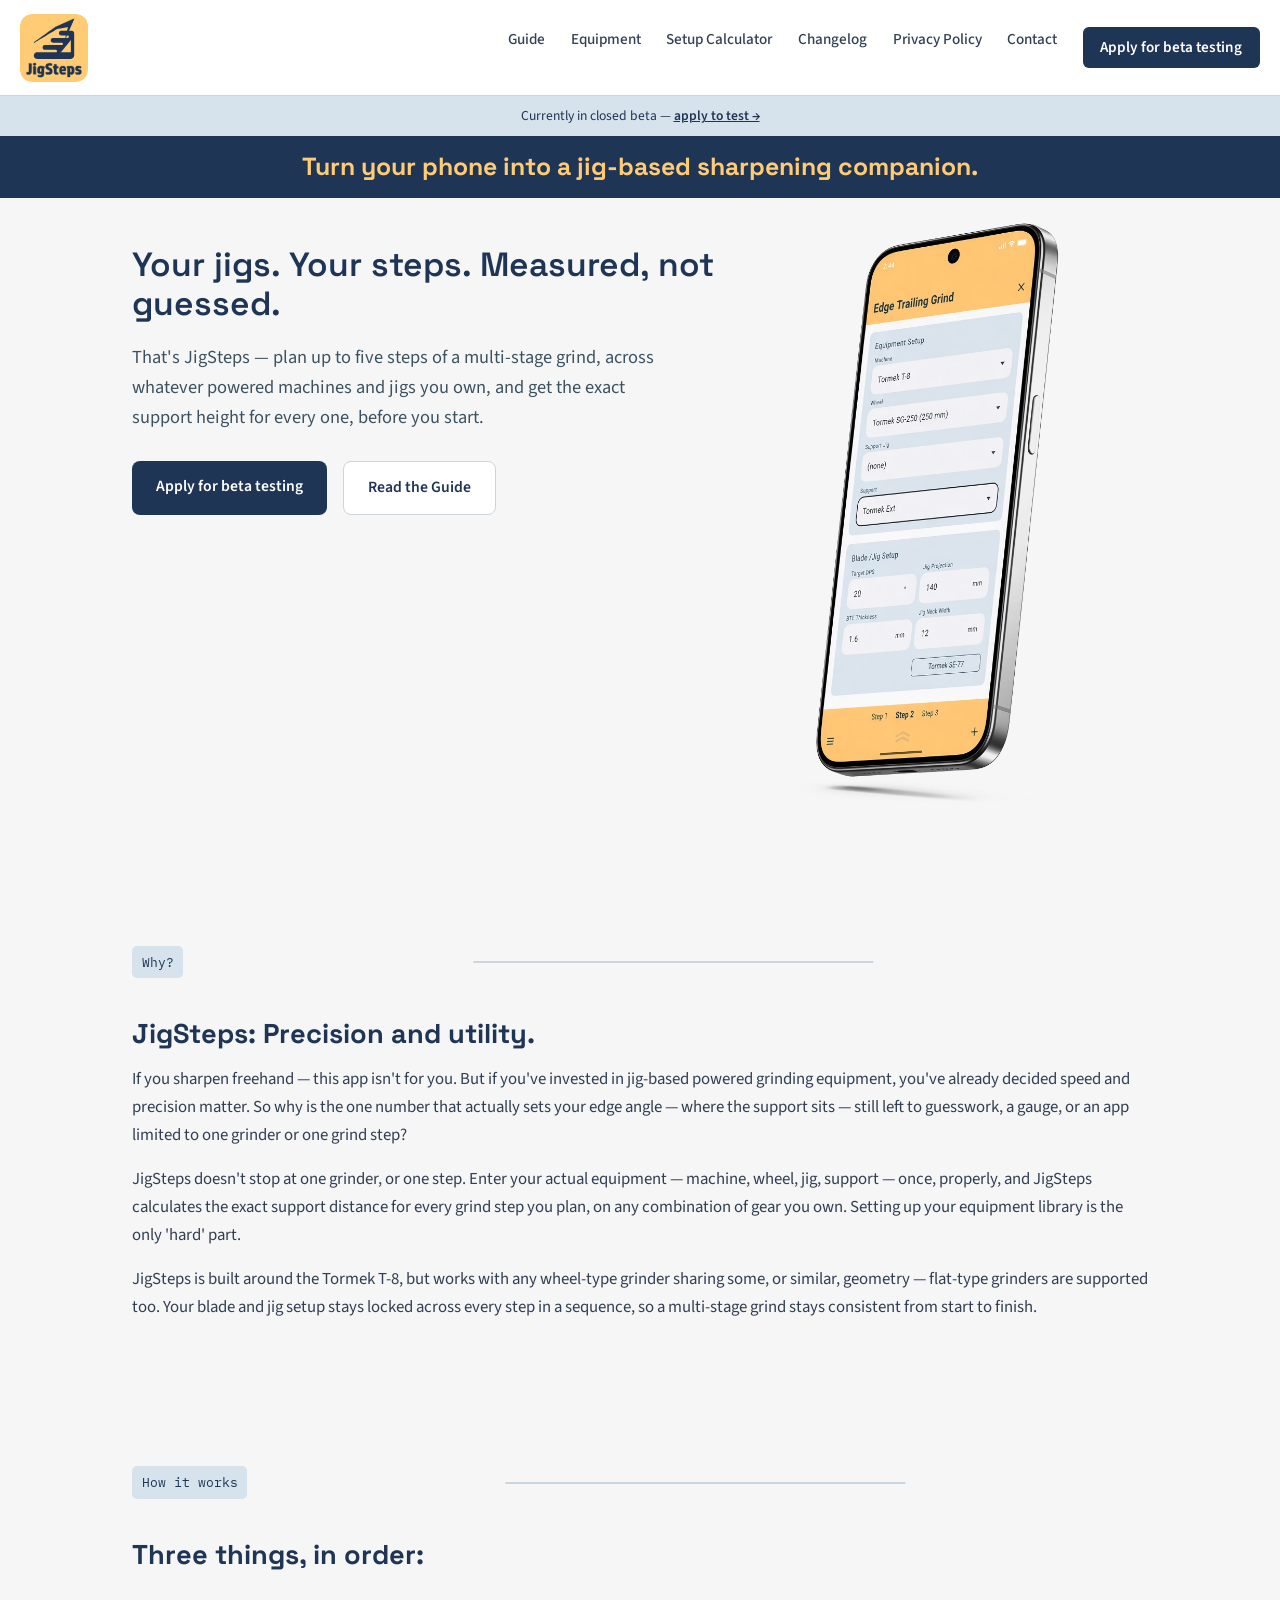
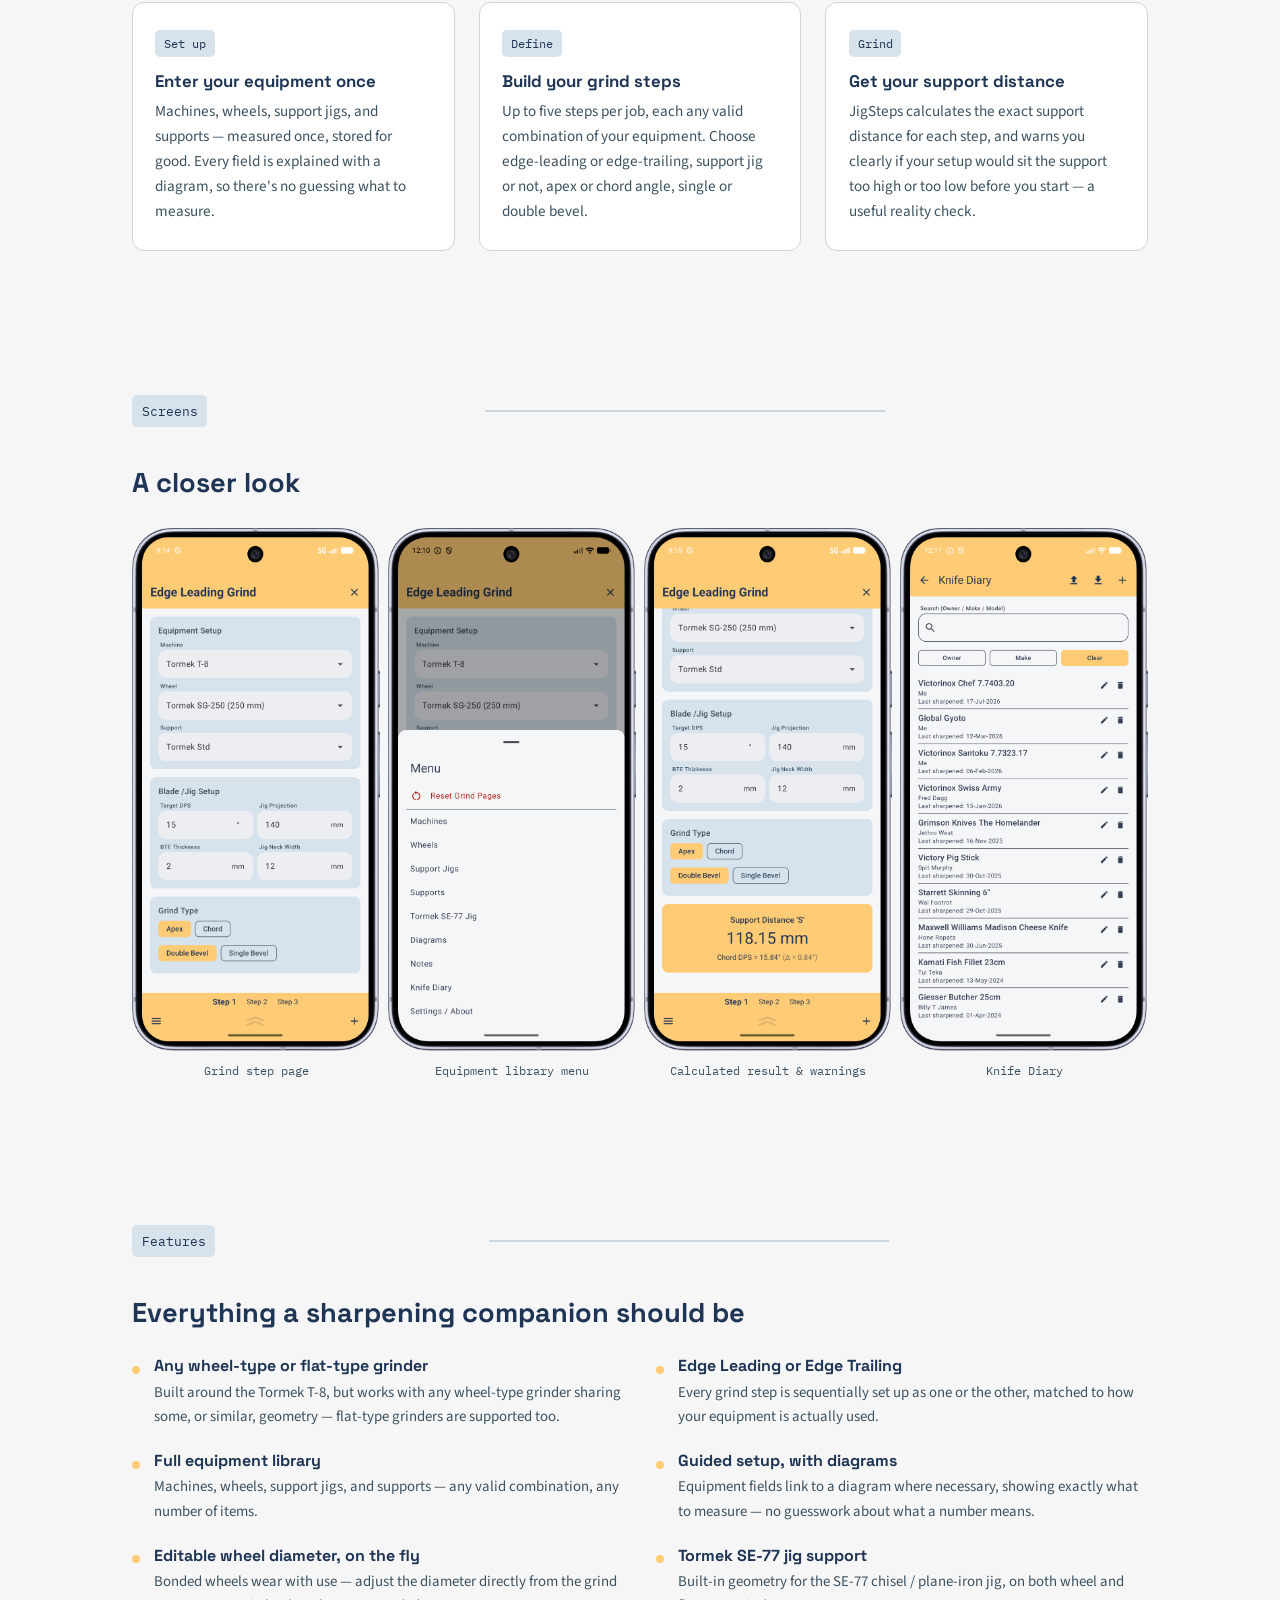
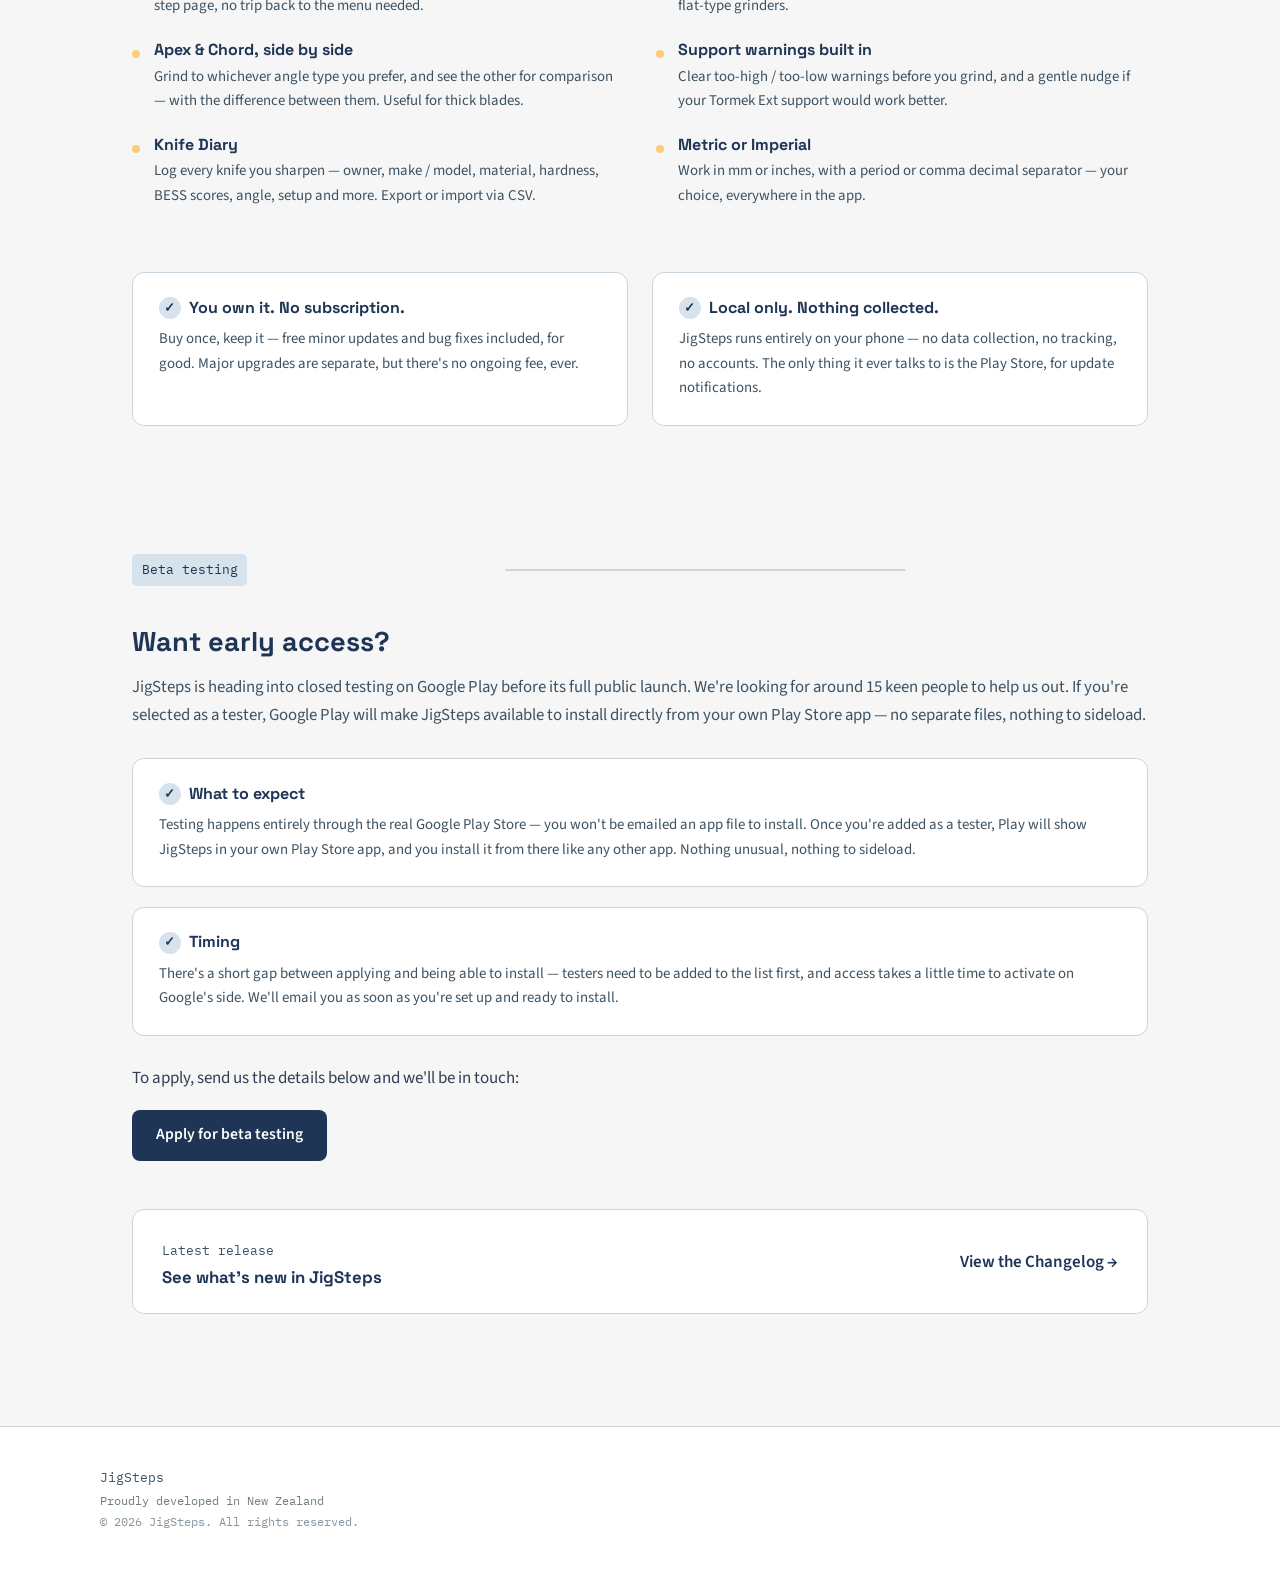
<file: index.html>
<!DOCTYPE html>
<html lang="en">
<head>
<meta charset="UTF-8">
<meta name="viewport" content="width=device-width, initial-scale=1.0, minimum-scale=1.0, viewport-fit=cover">
<title>JigSteps</title>
<meta name="description" content="Calculate exact support distances for jig-based grinding — any wheel-type or flat-type grinder, up to five steps per job.">
<meta property="og:title" content="JigSteps — Grinding support distances, sorted once">
<meta property="og:description" content="Calculate exact support distances for jig-based grinding — any wheel-type or flat-type grinder, up to five steps per job.">
<meta property="og:image" content="https://jigsteps.app/assets/Logo_Final_Full.svg">
<meta property="og:url" content="https://jigsteps.app/index.html">
<meta property="og:type" content="website">
<link rel="icon" href="favicon.ico" sizes="any">
<link rel="icon" href="assets/favicon.svg" type="image/svg+xml">
<link rel="apple-touch-icon" href="assets/apple-touch-icon.png">
<link rel="preconnect" href="https://fonts.googleapis.com">
<link rel="preconnect" href="https://fonts.gstatic.com" crossorigin>
<link href="https://fonts.googleapis.com/css2?family=Space+Grotesk:wght@500;600;700&family=Source+Sans+3:wght@400;500;600&family=IBM+Plex+Mono:wght@500;600&display=swap" rel="stylesheet">
<style>

  /* ============ TOKENS (matches Guide page — locked) ============ */
  :root{
    --amber: #FFCB74;
    --navy: #1F3555;
    --paleblue: #D6E2EC;
    --bg: #F6F6F6;
    --ink: #323E52;
    --muted: #3D5261;
    --white: #FFFFFF;
    --line: #C9D6E0;

    --font-display: 'Space Grotesk', sans-serif;
    --font-body: 'Source Sans 3', sans-serif;
    --font-mono: 'IBM Plex Mono', monospace;

    --measure: 42rem;
    --topbar-h: 96px;
  }

  *{ box-sizing: border-box; }
  html{ scroll-behavior: smooth; }
  body{
    margin:0;
    background: var(--bg);
    color: var(--ink);
    font-family: var(--font-body);
    font-size: 17px;
    line-height: 1.65;
    min-height: 100vh;
    display: flex;
    flex-direction: column;
  }

  h1,h2,h3{ font-family: var(--font-display); color: var(--navy); line-height: 1.15; margin: 0; }
  a{ color: var(--navy); }
  img{ max-width:100%; display:block; }

  /* ============ TOP BAR — same shell as the Guide ============ */
  .topbar{
    position: sticky; top:0; z-index: 20;
    display:flex; align-items:center; gap:.75rem;
    background: var(--white);
    border-bottom: 1px solid var(--line);
    padding: .85rem 1.25rem;
  }
  .logo-mark{ width:68px; height:68px; border-radius:12px; flex: none; display:block; }
  .topbar nav{ margin-left:auto; display:flex; gap:1.6rem; }
  .topbar nav a{ text-decoration:none; color: var(--ink); font-size:.95rem; font-weight:500; }
  .topbar nav a:hover{ color: var(--navy); }
  .topbar nav a.cta{
    background: var(--navy); color: var(--white); padding:.5rem 1.1rem;
    border-radius: 6px; font-weight:600;
  }
  @media (max-width:700px){ .topbar nav a:not(.cta){ display:none; } }

  /* ============ BETA STRIP — present site-wide during closed testing ============ */
  .beta-strip{ background: var(--paleblue); color: var(--navy); text-align:center; font-size:.85rem; padding:.55rem 1rem; }
  .beta-strip a{ color: var(--navy); font-weight:600; }

  main{ max-width: 1080px; margin: 0 auto; padding: 0 2rem; flex: 1 0 auto; width: 100%; }

  /* ============ SIGNATURE DIVIDER — same arrow language as the Guide ============ */
  .part-break{ display:flex; align-items:center; gap:1rem; margin: 5rem 0 2.5rem; }
  .part-break .tag{
    font-family: var(--font-mono); font-size:.8rem; color: var(--navy);
    background: var(--paleblue); padding:.35rem .6rem; border-radius:5px;
    white-space:nowrap;
  }
  .part-break svg{ flex:1; min-width:0; height:14px; overflow:visible; }
  .part-break path{ stroke: var(--line); stroke-width:2; fill:none; }

  /* ============ HERO ============ */
  /* ============ TOP BANNER — full-bleed strip, two swappable variants ============ */
  /* Toggle by changing the <body> class between "banner-yellow" and "banner-navy" — that's the only edit needed to switch. */
  .top-banner{
    width: 100vw; position: relative; left: 50%; right: 50%;
    margin-left: -50vw; margin-right: -50vw;
    padding: 1rem 1rem;
    text-align: center;
  }
  .top-banner p{
    font-family: var(--font-display); font-weight: 700;
    font-size: clamp(1.05rem, 2.1vw, 1.55rem);
    line-height: 1.2; margin: 0 auto; max-width: 62rem;
    white-space: nowrap;
  }
  @media (max-width: 640px){
    .top-banner p{ white-space: normal; font-size: 1.05rem; }
  }
  body.banner-yellow .top-banner{ background: var(--amber); }
  body.banner-yellow .top-banner p{ color: var(--navy); }
  body.banner-navy .top-banner{ background: var(--navy); }
  body.banner-navy .top-banner p{ color: var(--amber); }

  .hero{
    display:grid; grid-template-columns: 1.3fr .7fr; gap: 3rem;
    align-items:start; padding: 3rem 0 3rem;
  }
  .hero h1{ font-size: 2.1rem; font-weight:600; color: var(--navy); margin-bottom: .8rem; }
  .hero .lede{ font-size:1.15rem; color: var(--muted); margin-bottom: 1.8rem; max-width: 34rem; }
  .hero .ctas{ display:flex; gap: 1rem; flex-wrap:wrap; }
  .btn{
    display:inline-block; font-family: var(--font-body); font-weight:600;
    padding: .8rem 1.5rem; border-radius: 8px; text-decoration:none; font-size:.98rem;
  }
  .btn-primary{ background: var(--navy); color: var(--white); }
  .btn-secondary{ background: var(--white); color: var(--navy); border: 1px solid var(--line); }
  @media (max-width: 800px){
    .hero{ grid-template-columns: 1fr; padding-top: 2rem; }
    /* The x/y/bottom-pull offsets above are tuned for the two-column
       desktop layout only — on a single, full-width mobile column
       they just push the image past the edge of the screen and
       cause the whole page to scroll sideways. Neutralise them here. */
    .hero-shot{
      --hero-shot-x: 0px;
      --hero-shot-y: 0px;
      --hero-shot-bottom-pull: 0px;
    }
  }

  /* ============ PLACEHOLDER BLOCKS — real exports drop straight in ============ */
  .placeholder{
    border: 1.5px dashed #B7C3CE;
    background: #ECEFF2;
    border-radius: 10px;
    padding: 2.2rem 1.5rem;
    text-align:center;
    color: var(--muted);
    font-size:.92rem;
  }
  .placeholder .ph-label{
    font-family: var(--font-mono); font-size:.72rem; letter-spacing:.04em;
    text-transform:uppercase; color:#8A97A3; display:block; margin-bottom:.5rem;
  }
  .hero .placeholder{ aspect-ratio: 4/5; display:flex; flex-direction:column; justify-content:center; }
  .hero-shot{
    width:100%; aspect-ratio: 652/1255; object-fit: contain;
    /* Position + trailing-space controls — tune these three, nothing else.
       x: negative = left, positive = right.
       y: negative = up, positive = down.
       bottom-pull: negative reclaims the empty space left behind when y moves the image up
       (transform shifts the image visually but doesn't shrink its reserved layout space —
       bottom-pull compensates by pulling the row's bottom edge up to close that gap).
       Start bottom-pull at roughly the same magnitude as y and adjust from there. */
    --hero-shot-x: -48px;
    --hero-shot-y: -72px;
    --hero-shot-bottom-pull: -96px;
    transform: translate(var(--hero-shot-x), var(--hero-shot-y));
    margin-bottom: var(--hero-shot-bottom-pull);
  }
  .gallery .placeholder{ aspect-ratio: 9/16; display:flex; flex-direction:column; justify-content:center; }
  .gallery-shot{ width:100%; aspect-ratio: 1472/3111; object-fit: contain; border-radius: 10px; background: var(--bg); }

  /* ============ WHY THIS EXISTS ============ */
  .why{ padding: 1rem 0 2rem; }
  .why h2{ font-size:1.7rem; margin-bottom: 1rem; }
  .why p{ color: var(--ink); font-size:1.05rem; }

  /* ============ HOW IT WORKS ============ */
  .how{ padding: 1rem 0 3rem; }
  .how h2{ font-size:1.7rem; margin-bottom: 2rem; }
  .beats{ display:grid; grid-template-columns: repeat(3, 1fr); gap: 1.5rem; }
  .beat{
    background: var(--white); border: 1px solid var(--line); border-radius: 12px;
    padding: 1.6rem 1.4rem;
  }
  .beat .beat-tag{
    font-family: var(--font-mono); font-size:.75rem; color: var(--navy);
    background: var(--paleblue); display:inline-block; padding:.25rem .55rem;
    border-radius: 5px; margin-bottom: .9rem;
  }
  .beat h3{ font-size: 1.05rem; margin-bottom: .5rem; }
  .beat p{ margin:0; color: var(--muted); font-size:.95rem; }
  @media (max-width: 800px){ .beats{ grid-template-columns: 1fr; } }

  /* ============ GALLERY ============ */
  .gallery{ padding: 1rem 0 3rem; }
  .gallery h2{ font-size:1.7rem; margin-bottom: 1.8rem; }
  .gallery-row{
    display:grid; grid-template-columns: repeat(4, 1fr); gap: .5rem;
  }
  .gallery-row figure{ margin: 0; }
  .gallery-row figcaption{
    font-family: var(--font-mono); font-size:.75rem; color: var(--muted);
    margin-top: .6rem; text-align:center;
  }
  @media (max-width: 800px){ .gallery-row{ grid-template-columns: repeat(2, 1fr); gap: .8rem; } }

  /* ============ FEATURE LIST ============ */
  .features{ padding: 1rem 0 3rem; }
  .features h2{ font-size:1.7rem; margin-bottom: 1.8rem; }
  .feature-grid{ display:grid; grid-template-columns: repeat(2, 1fr); gap: 1.4rem 2rem; }
  .feature{ display:flex; gap: .9rem; }
  .feature .dot{
    flex:none; width: 8px; height: 8px; border-radius: 50%;
    background: var(--amber); margin-top: .55rem;
  }
  .feature h3{ font-size: 1rem; margin-bottom: .3rem; }
  .feature p{ margin:0; color: var(--muted); font-size: .93rem; }
  @media (max-width: 700px){ .feature-grid{ grid-template-columns: 1fr; } }

  /* ============ BETA APPLICATION ============ */
  .beta-apply{ padding: 1rem 0 2rem; }
  .beta-apply h2{ font-size:1.7rem; margin-bottom: 1rem; }
  .beta-apply .lede{ font-size:1.05rem; color: var(--muted); margin-bottom: 1.8rem; }

  /* ============ OWNERSHIP & PRIVACY STRIP ============ */
  .assurance{ padding: 1rem 0 2rem; }
  .assurance-grid{
    display:grid; grid-template-columns: 1fr 1fr; gap: 1.5rem;
  }
  .assurance-item{
    background: var(--white); border: 1px solid var(--line); border-radius: 12px;
    padding: 1.5rem 1.6rem;
  }
  .assurance-item h3{
    font-size: 1rem; margin-bottom: .5rem;
    display:flex; align-items:center; gap: .55rem;
  }
  .assurance-item .icon{
    flex:none; width: 22px; height: 22px; border-radius: 50%;
    background: var(--paleblue); display:flex; align-items:center; justify-content:center;
    font-size: .8rem; color: var(--navy);
  }
  .assurance-item p{ margin:0; color: var(--muted); font-size: .93rem; }
  @media (max-width: 700px){ .assurance-grid{ grid-template-columns: 1fr; } }

  /* ============ CHANGELOG TEASER ============ */
  .changelog-teaser{
    background: var(--white); border: 1px solid var(--line); border-radius: 12px;
    padding: 1.6rem 1.8rem; margin: 1rem 0 5rem;
    display:flex; align-items:center; justify-content:space-between; gap: 1.5rem; flex-wrap:wrap;
  }
  .changelog-teaser .version{ font-family: var(--font-mono); font-size:.8rem; color: var(--muted); }
  .changelog-teaser h3{ font-size: 1.05rem; margin: .3rem 0 0; }
  .changelog-teaser a{ font-weight:600; text-decoration:none; white-space:nowrap; }

  /* ============ FOOTER ============ */
  footer{
    border-top: 1px solid var(--line); background: var(--white);
    padding: 2.5rem 2rem; margin-top: 2rem;
  }
  .footer-inner{
    max-width: 1080px; margin: 0 auto; display:flex; justify-content:space-between;
    align-items:center; flex-wrap:wrap; gap: 1rem;
  }
  .footer-brand{ font-family: var(--font-mono); font-size:.8rem; color: var(--muted); }
  .footer-tagline{ font-family: var(--font-mono); font-size:.72rem; color: var(--muted); opacity:.75; margin-top:.15rem; }
  .footer-copyright{ font-family: var(--font-mono); font-size:.72rem; color: var(--muted); opacity:.6; margin-top:.15rem; }

  /* ============ DEV NOTE — visible prompt for you, delete before ship ============ */
  .devnote{
    border-left: 3px solid var(--amber);
    background: #FFF8EC;
    padding: .9rem 1.1rem;
    border-radius: 0 8px 0;
    font-size: .88rem;
    margin: 1.2rem 0;
  }
  .devnote .fix{ font-family: var(--font-mono); font-size:.75rem; color:#8A6B1F; text-transform:uppercase; letter-spacing:.04em; display:block; margin-bottom:.35rem; }

</style>
<link rel="stylesheet" href="assets/nav.css">
</head>
<body class="banner-navy">
<!-- Change "banner-yellow" to "banner-navy" above to flip the top banner's colors -->

<div class="topbar">
  <a href="index.html" style="display:flex; align-items:center; text-decoration:none;">
    <img class="logo-mark" src="assets/Logo_Final_Full.svg" alt="JigSteps logo">
  </a>
  <nav>
    <a href="guide.html">Guide</a>
    <a href="equipment.html">Equipment</a>
    <a href="calculator.html">Setup Calculator</a>
    <a href="changelog.html">Changelog</a>
    <a href="privacy.html">Privacy Policy</a>
    <a href="contact.html">Contact</a>
    <a href="index.html#beta-apply" class="cta">Apply&nbsp;for beta&nbsp;testing</a>
  </nav>
  <button type="button" class="nav-toggle" id="navToggle" aria-expanded="false" aria-controls="navDrawer" aria-label="Open menu">
    <span></span><span></span><span></span>
  </button>
</div>
<div class="beta-strip">Currently in closed beta — <a href="index.html#beta-apply">apply to test →</a></div>

<div class="nav-scrim" id="navScrim" hidden></div>
<div class="nav-drawer" id="navDrawer" aria-hidden="true">
  <div class="nav-drawer-head">
    <img class="nav-drawer-logo" src="assets/Logo_Final_Full.svg" alt="">
    <button type="button" class="nav-drawer-close" id="navClose" aria-label="Close menu">✕</button>
  </div>
  <div class="nav-drawer-links"></div>
</div>

<main>

  <!-- ============ TOP BANNER ============ -->
  <div class="top-banner"><p>Turn your phone into a jig-based sharpening companion.</p></div>

  <!-- ============ HERO ============ -->
  <section class="hero">
    <div>
      <h1>Your jigs. Your steps. Measured, not guessed.</h1>
      <p class="lede">That's JigSteps — plan up to five steps of a multi-stage grind, across whatever powered machines and jigs you own, and get the exact support height for every one, before you start.</p>
      <div class="ctas">
        <a href="#beta-apply" class="btn btn-primary">Apply for beta testing</a>
        <a href="guide.html" class="btn btn-secondary">Read the Guide</a>
      </div>
    </div>
    <img class="hero-shot" src="assets/Index_Hero.png" alt="JigSteps main grind step page, shown on a phone">
  </section>

  <!-- ============ WHY THIS EXISTS ============ -->
  <section class="why">
    <div class="part-break"><span class="tag">Why?</span><svg viewBox="0 0 400 14"><path d="M0,7 H400"/></svg></div>
    <h2>JigSteps: Precision and utility.</h2>
    <p>If you sharpen freehand — this app isn't for you. But if you've invested in jig-based powered grinding equipment, you've already decided speed and precision matter. So why is the one number that actually sets your edge angle — where the support sits — still left to guesswork, a gauge, or an app limited to one grinder or one grind step?</p>
    <p>JigSteps doesn't stop at one grinder, or one step. Enter your actual equipment — machine, wheel, jig, support — once, properly, and JigSteps calculates the exact support distance for every grind step you plan, on any combination of gear you own. Setting up your equipment library is the only 'hard' part.</p>
    <p>JigSteps is built around the Tormek T-8, but works with any wheel-type grinder sharing some, or similar, geometry — flat-type grinders are supported too. Your blade and jig setup stays locked across every step in a sequence, so a multi-stage grind stays consistent from start to finish.</p>
  </section>

  <!-- ============ HOW IT WORKS ============ -->
  <section class="how">
    <div class="part-break"><span class="tag">How it works</span><svg viewBox="0 0 400 14"><path d="M0,7 H400"/></svg></div>
    <h2>Three things, in order:</h2>
    <div class="beats">
      <div class="beat">
        <span class="beat-tag">Set up</span>
        <h3>Enter your equipment once</h3>
        <p>Machines, wheels, support jigs, and supports — measured once, stored for good. Every field is explained with a diagram, so there's no guessing what to measure.</p>
      </div>
      <div class="beat">
        <span class="beat-tag">Define</span>
        <h3>Build your grind steps</h3>
        <p>Up to five steps per job, each any valid combination of your equipment. Choose edge-leading or edge-trailing, support jig or not, apex or chord angle, single or double bevel.</p>
      </div>
      <div class="beat">
        <span class="beat-tag">Grind</span>
        <h3>Get your support distance</h3>
        <p>JigSteps calculates the exact support distance for each step, and warns you clearly if your setup would sit the support too high or too low before you start — a useful reality check.</p>
      </div>
    </div>
  </section>

  <!-- ============ GALLERY ============ -->
  <section class="gallery">
    <div class="part-break"><span class="tag">Screens</span><svg viewBox="0 0 400 14"><path d="M0,7 H400"/></svg></div>
    <h2>A closer look</h2>
    <div class="gallery-row">
      <figure>
        <img class="gallery-shot" src="assets/Index_GrindStep.svg" alt="Grind step page">
        <figcaption>Grind step page</figcaption>
      </figure>
      <figure>
        <img class="gallery-shot" src="assets/Index_Menu.svg" alt="Equipment library menu">
        <figcaption>Equipment library menu</figcaption>
      </figure>
      <figure>
        <img class="gallery-shot" src="assets/Index_Result.svg" alt="Calculated result and warnings">
        <figcaption>Calculated result &amp; warnings</figcaption>
      </figure>
      <figure>
        <img class="gallery-shot" src="assets/Index_KnifeDiary.svg" alt="Knife Diary">
        <figcaption>Knife Diary</figcaption>
      </figure>
    </div>
  </section>

  <!-- ============ FEATURE LIST ============ -->
  <section class="features">
    <div class="part-break"><span class="tag">Features</span><svg viewBox="0 0 400 14"><path d="M0,7 H400"/></svg></div>
    <h2>Everything a sharpening companion should be</h2>
    <div class="feature-grid">
      <div class="feature">
        <div class="dot"></div>
        <div>
          <h3>Any wheel-type or flat-type grinder</h3>
          <p>Built around the Tormek T-8, but works with any wheel-type grinder sharing some, or similar, geometry — flat-type grinders are supported too.</p>
        </div>
      </div>
      <div class="feature">
        <div class="dot"></div>
        <div>
          <h3>Edge Leading or Edge Trailing</h3>
          <p>Every grind step is sequentially set up as one or the other, matched to how your equipment is actually used.</p>
        </div>
      </div>
      <div class="feature">
        <div class="dot"></div>
        <div>
          <h3>Full equipment library</h3>
          <p>Machines, wheels, support jigs, and supports — any valid combination, any number of items.</p>
        </div>
      </div>
      <div class="feature">
        <div class="dot"></div>
        <div>
          <h3>Guided setup, with diagrams</h3>
          <p>Equipment fields link to a diagram where necessary, showing exactly what to measure — no guesswork about what a number means.</p>
        </div>
      </div>
      <div class="feature">
        <div class="dot"></div>
        <div>
          <h3>Editable wheel diameter, on the fly</h3>
          <p>Bonded wheels wear with use — adjust the diameter directly from the grind step page, no trip back to the menu needed.</p>
        </div>
      </div>
      <div class="feature">
        <div class="dot"></div>
        <div>
          <h3>Tormek SE-77 jig support</h3>
          <p>Built-in geometry for the SE-77 chisel / plane-iron jig, on both wheel and flat-type grinders.</p>
        </div>
      </div>
      <div class="feature">
        <div class="dot"></div>
        <div>
          <h3>Apex &amp; Chord, side by side</h3>
          <p>Grind to whichever angle type you prefer, and see the other for comparison — with the difference between them. Useful for thick blades.</p>
        </div>
      </div>
      <div class="feature">
        <div class="dot"></div>
        <div>
          <h3>Support warnings built in</h3>
          <p>Clear too-high / too-low warnings before you grind, and a gentle nudge if your Tormek Ext support would work better.</p>
        </div>
      </div>
      <div class="feature">
        <div class="dot"></div>
        <div>
          <h3>Knife Diary</h3>
          <p>Log every knife you sharpen — owner, make / model, material, hardness, BESS scores, angle, setup and more. Export or import via CSV.</p>
        </div>
      </div>
      <div class="feature">
        <div class="dot"></div>
        <div>
          <h3>Metric or Imperial</h3>
          <p>Work in mm or inches, with a period or comma decimal separator — your choice, everywhere in the app.</p>
        </div>
      </div>
    </div>
  </section>

  <!-- ============ OWNERSHIP & PRIVACY ============ -->
  <section class="assurance">
    <div class="assurance-grid">
      <div class="assurance-item">
        <h3><span class="icon">✓</span>You own it. No subscription.</h3>
        <p>Buy once, keep it — free minor updates and bug fixes included, for good. Major upgrades are separate, but there's no ongoing fee, ever.</p>
      </div>
      <div class="assurance-item">
        <h3><span class="icon">✓</span>Local only. Nothing collected.</h3>
        <p>JigSteps runs entirely on your phone — no data collection, no tracking, no accounts. The only thing it ever talks to is the Play Store, for update notifications.</p>
      </div>
    </div>
  </section>

  <!-- ============ BETA APPLICATION ============ -->
  <section class="beta-apply" id="beta-apply">
    <div class="part-break"><span class="tag">Beta testing</span><svg viewBox="0 0 400 14"><path d="M0,7 H400"/></svg></div>
    <h2>Want early access?</h2>
    <p class="lede">JigSteps is heading into closed testing on Google Play before its full public launch. We're looking for around 15 keen people to help us out. If you're selected as a tester, Google Play will make JigSteps available to install directly from your own Play Store app — no separate files, nothing to sideload.</p>

    <div class="assurance-item" style="margin-bottom: 1.2rem;">
      <h3><span class="icon">✓</span>What to expect</h3>
      <p>Testing happens entirely through the real Google Play Store — you won't be emailed an app file to install. Once you're added as a tester, Play will show JigSteps in your own Play Store app, and you install it from there like any other app. Nothing unusual, nothing to sideload.</p>
    </div>

    <div class="assurance-item" style="margin-bottom: 1.8rem;">
      <h3><span class="icon">✓</span>Timing</h3>
      <p>There's a short gap between applying and being able to install — testers need to be added to the list first, and access takes a little time to activate on Google's side. We'll email you as soon as you're set up and ready to install.</p>
    </div>

    <p>To apply, send us the details below and we'll be in touch:</p>

    <a href="mailto:support@jigsteps.app?subject=JigSteps%20beta%20testing%20application&body=Name%3A%0A%0AGoogle%20account%20email%20(the%20one%20linked%20to%20your%20Play%20Store)%3A%0A%0AGrinder(s)%20you%20own%3A%0A%0ACan%20you%20commit%20to%20testing%20this%20app%20for%2014%20days%3F%0A" class="btn btn-primary">Apply for beta testing</a>
  </section>

  <!-- ============ CHANGELOG TEASER ============ -->
  <section>
    <div class="changelog-teaser">
      <div>
        <span class="version">Latest release</span>
        <h3>See what's new in JigSteps</h3>
      </div>
      <a href="changelog.html">View the Changelog →</a>
    </div>
  </section>

</main>

<footer>
  <div class="footer-inner">
    <div>
      <div class="footer-brand">JigSteps</div>
      <div class="footer-tagline">Proudly developed in New Zealand</div>
      <div class="footer-copyright">© 2026 JigSteps. All rights reserved.</div>
    </div>
  </div>
</footer>

<script src="assets/nav.js"></script>

</body>
</html>
</file>
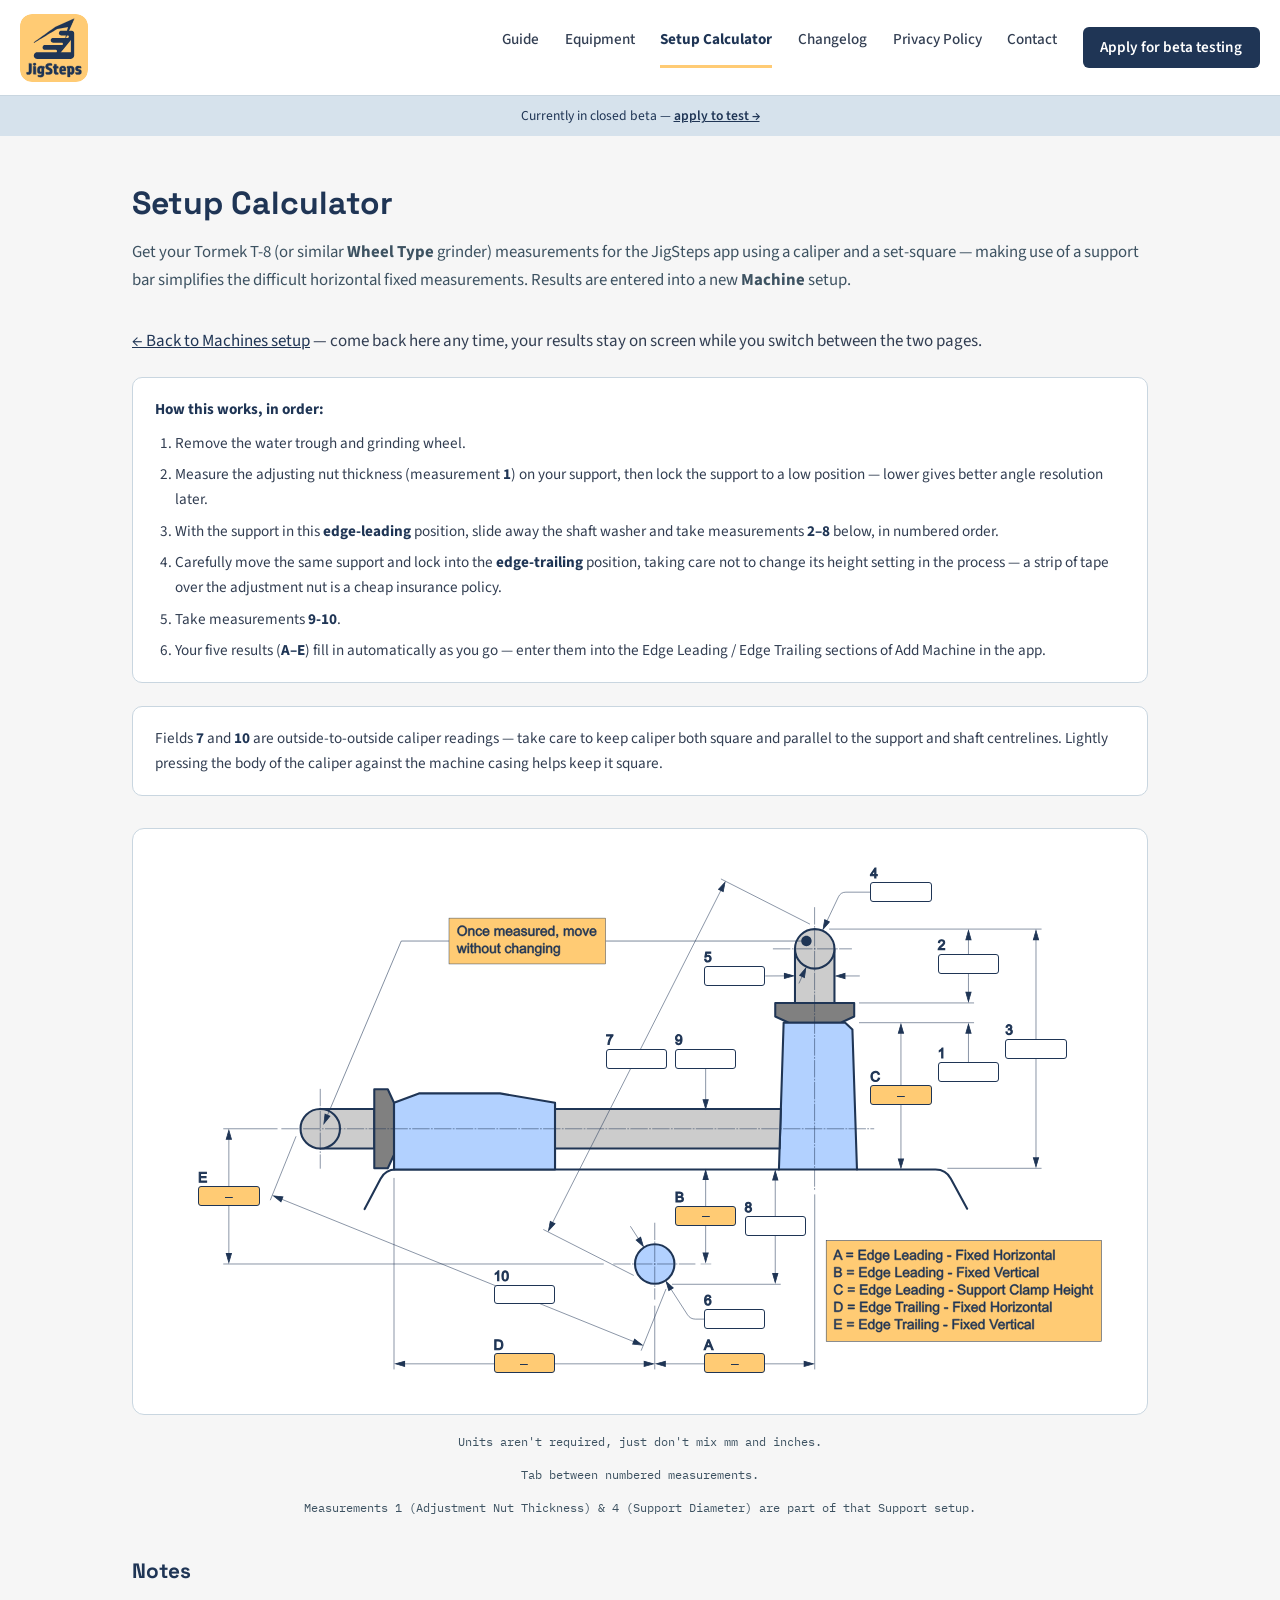
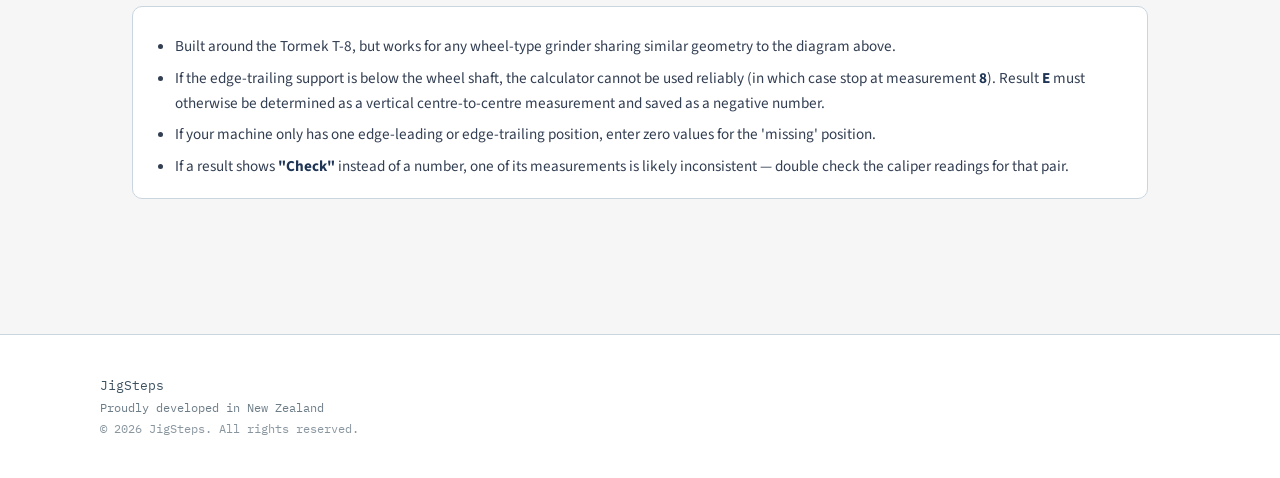
<file: calculator.html>
<!DOCTYPE html>
<html lang="en">
<head>
<meta charset="UTF-8">
<meta name="viewport" content="width=device-width, initial-scale=1.0, minimum-scale=1.0, viewport-fit=cover">
<title>Setup Calculator — JigSteps</title>
<meta name="description" content="Measure your T-8 or similar grinder once with a caliper, and get exact Add Machine values for JigSteps — no awkward horizontal measurements needed.">
<meta property="og:title" content="Setup Calculator — JigSteps">
<meta property="og:description" content="Measure your T-8 or similar grinder once with a caliper, and get exact Add Machine values for JigSteps — no awkward horizontal measurements needed.">
<meta property="og:image" content="https://jigsteps.app/assets/Logo_Final_Full.svg">
<meta property="og:url" content="https://jigsteps.app/calculator.html">
<meta property="og:type" content="website">
<link rel="icon" href="favicon.ico" sizes="any">
<link rel="icon" href="assets/favicon.svg" type="image/svg+xml">
<link rel="apple-touch-icon" href="assets/apple-touch-icon.png">
<link rel="preconnect" href="https://fonts.googleapis.com">
<link rel="preconnect" href="https://fonts.gstatic.com" crossorigin>
<link href="https://fonts.googleapis.com/css2?family=Space+Grotesk:wght@500;600;700&family=Source+Sans+3:wght@400;500;600&family=IBM+Plex+Mono:wght@500;600&display=swap" rel="stylesheet">
<style>

  /* ============ TOKENS (matches Home/Guide/Privacy/Changelog/Contact — locked) ============ */
  :root{
    --amber: #FFCB74;
    --navy: #1F3555;
    --paleblue: #D6E2EC;
    --bg: #F6F6F6;
    --ink: #323E52;
    --muted: #3D5261;
    --white: #FFFFFF;
    --line: #C9D6E0;
    --warn-bg: #F7C9C9;
    --warn-ink: #7A1F1F;

    --font-display: 'Space Grotesk', sans-serif;
    --font-body: 'Source Sans 3', sans-serif;
    --font-mono: 'IBM Plex Mono', monospace;

    --measure: 42rem;
  }

  *{ box-sizing: border-box; }
  body{
    margin:0;
    background: var(--bg);
    color: var(--ink);
    font-family: var(--font-body);
    font-size: 17px;
    line-height: 1.65;
    min-height: 100vh;
    display: flex;
    flex-direction: column;
  }

  h1,h2{ font-family: var(--font-display); color: var(--navy); line-height: 1.2; margin: 0; }
  a{ color: var(--navy); }
  img{ max-width:100%; display:block; }

  /* ============ TOP BAR — same shell as Home/Guide/Privacy/Changelog/Contact ============ */
  .topbar{
    position: sticky; top:0; z-index: 20;
    display:flex; align-items:center; gap:.75rem;
    background: var(--white);
    border-bottom: 1px solid var(--line);
    padding: .85rem 1.25rem;
  }
  .logo-mark{ width:68px; height:68px; border-radius:12px; flex: none; display:block; }
  .topbar nav{ margin-left:auto; display:flex; gap:1.6rem; }
  .topbar nav a{ text-decoration:none; color: var(--ink); font-size:.95rem; font-weight:500; }
  .topbar nav a:hover{ color: var(--navy); }

  .topbar nav a.active {
    color: var(--navy);
    font-weight: 700;
    box-shadow: inset 0 -3px 0 var(--amber);
}
  .topbar nav a.cta{
    background: var(--navy); color: var(--white); padding:.5rem 1.1rem;
    border-radius: 6px; font-weight:600;
  }
  @media (max-width:700px){ .topbar nav a:not(.cta){ display:none; } }

  /* ============ BETA STRIP — present site-wide during closed testing ============ */
  .beta-strip{ background: var(--paleblue); color: var(--navy); text-align:center; font-size:.85rem; padding:.55rem 1rem; }
  .beta-strip a{ color: var(--navy); font-weight:600; }

  main{ max-width: 1080px; margin: 0 auto; padding: 3rem 2rem 5rem; flex: 1 0 auto; width: 100%; }

  h1{ font-size: 2rem; margin-bottom: .6rem; }
  .lede{ color: var(--muted); font-size:1.05rem; margin-bottom: 2rem; }

  h2{ font-size: 1.3rem; margin: 2.6rem 0 1rem; }

  .callout{
    background: var(--white); border: 1px solid var(--line);
    border-radius: 10px; padding: 1.2rem 1.4rem; font-size:.95rem; margin: 1.4rem 0;
  }
  .callout strong{ color: var(--navy); }
  .callout ol, .callout ul{ margin: .5rem 0 0; padding-left: 1.2rem; }
  .callout li{ margin-bottom: .4rem; }
  .callout li:last-child{ margin-bottom: 0; }

  /* ============ CALCULATOR DIAGRAM ============ */
  .calc-wrap{
    overflow-x: auto;
    margin: 2rem 0 1rem;
    padding-bottom: .6rem;
    background: var(--white);
    border: 1px solid var(--line);
    border-radius: 12px;
    padding: 1.25rem;
  }
  .calc-diagram{
    position: relative;
    min-width: 880px;
    width: 100%;
    aspect-ratio: 937.6 / 524;
  }
  .calc-diagram img{
    width: 100%; height: 100%;
    display: block;
    user-select: none;
    -webkit-user-drag: none;
    pointer-events: none;
  }
  .calc-field{
    position: absolute;
    box-sizing: border-box;
    border-radius: 3px;
    font-family: var(--font-mono);
    font-size: .8rem;
    text-align: center;
    padding: 0;
  }
  input.calc-field{
    background: var(--white);
    border: 1.3px solid var(--navy);
    color: var(--ink);
  }
  input.calc-field:focus{
    outline: 2px solid var(--amber);
    outline-offset: 1px;
  }
  .calc-field.output{
    background: var(--amber);
    border: 1.3px solid var(--navy);
    color: var(--navy);
    font-weight: 600;
    display: flex;
    align-items: center;
    justify-content: center;
    cursor: default;
  }
  .calc-field.output.warn{
    background: var(--warn-bg);
    color: var(--warn-ink);
    font-size: .68rem;
  }
  .calc-hint{
    font-family: var(--font-mono); font-size:.78rem; color: var(--muted);
    text-align:center; margin-top: .4rem;
  }

  .results-table{
    max-width: var(--measure);
    background: var(--white); border: 1px solid var(--line); border-radius: 12px;
    padding: 1.4rem 1.6rem; margin: 1.4rem 0; font-size: .95rem;
  }
  .results-table table{ width:100%; border-collapse: collapse; }
  .results-table td{ padding: .4rem 0; border-bottom: 1px solid var(--line); }
  .results-table tr:last-child td{ border-bottom: none; }
  .results-table td:first-child{ font-family: var(--font-mono); color: var(--navy); font-weight:600; width: 2rem; }
  .results-table td:last-child{ color: var(--muted); text-align:right; }

  /* ============ MOBILE: TAP-TO-EXPAND DIAGRAM ============
     The inline calculator above is designed around ~880px of width
     and touch targets sized for a mouse — usable on a phone once
     you're scrolling/pinch-zooming it, but not something you'd want
     to be dropped straight into. Below 700px we show a plain
     thumbnail instead, and open the real (same, still-interactive)
     diagram full-screen when it's tapped. */
  .calc-thumb{
    display: none;
    width: 100%;
    border: none;
    padding: 0;
    background: none;
    cursor: pointer;
    text-align: left;
    margin: 2rem 0 1rem;
    -webkit-tap-highlight-color: transparent;
  }
  .calc-thumb-frame{
    position: relative;
    display: block;
    border: 1px solid var(--line);
    border-radius: 12px;
    overflow: hidden;
    background: var(--white);
  }
  .calc-thumb-frame img{
    width: 100%; display: block; pointer-events: none;
  }
  .calc-thumb-hint{
    position: absolute; inset: auto 0 0 0;
    display: flex; align-items: center; justify-content: center; gap: .5rem;
    padding: .8rem .75rem;
    background: linear-gradient(to top, rgba(31,53,85,.85), rgba(31,53,85,0));
    color: var(--white);
    font-family: var(--font-mono); font-size: .82rem;
  }
  .calc-modal-close{ display: none; }

  @media (max-width: 700px){
    .calc-thumb{ display: block; }
    .calc-wrap{ display: none; }

    .calc-wrap.is-modal-open{
      display: block;
      position: fixed;
      inset: 0;
      z-index: 95;
      margin: 0;
      border: none;
      border-radius: 0;
      padding: 3.5rem 1rem 1.5rem;
      overflow: auto;
      -webkit-overflow-scrolling: touch;
    }

    .calc-modal-close{
      display: flex;
      position: fixed;
      top: .85rem; right: .85rem;
      z-index: 96;
      width: 40px; height: 40px;
      align-items: center; justify-content: center;
      border: none; border-radius: 8px;
      background: var(--navy); color: var(--white);
      font-size: 1.1rem;
      cursor: pointer;
    }

    body.calc-modal-open{ overflow: hidden; }
  }

  footer{
    border-top: 1px solid var(--line); background: var(--white);
    padding: 2.5rem 2rem; margin-top: 2rem;
  }
  .footer-inner{
    max-width: 1080px; margin: 0 auto; display:flex; justify-content:space-between;
    align-items:center; flex-wrap:wrap; gap: 1rem;
  }
  .footer-brand{ font-family: var(--font-mono); font-size:.8rem; color: var(--muted); }
  .footer-tagline{ font-family: var(--font-mono); font-size:.72rem; color: var(--muted); opacity:.75; margin-top:.15rem; }
  .footer-copyright{ font-family: var(--font-mono); font-size:.72rem; color: var(--muted); opacity:.6; margin-top:.15rem; }

</style>
<link rel="stylesheet" href="assets/nav.css">
</head>
<body>

<div class="topbar">
  <a href="index.html" style="display:flex; align-items:center; text-decoration:none;">
    <img class="logo-mark" src="assets/Logo_Final_Full.svg" alt="JigSteps logo">
  </a>
  <nav>
    <a href="guide.html">Guide</a>
    <a href="equipment.html">Equipment</a>
    <a href="calculator.html" class="active" aria-current="page">Setup Calculator</a>
    <a href="changelog.html">Changelog</a>
    <a href="privacy.html">Privacy Policy</a>
    <a href="contact.html">Contact</a>
    <a href="index.html#beta-apply" class="cta">Apply&nbsp;for beta&nbsp;testing</a>
  </nav>
  <button type="button" class="nav-toggle" id="navToggle" aria-expanded="false" aria-controls="navDrawer" aria-label="Open menu">
    <span></span><span></span><span></span>
  </button>
</div>
<div class="beta-strip">Currently in closed beta — <a href="index.html#beta-apply">apply to test →</a></div>

<div class="nav-scrim" id="navScrim" hidden></div>
<div class="nav-drawer" id="navDrawer" aria-hidden="true">
  <div class="nav-drawer-head">
    <img class="nav-drawer-logo" src="assets/Logo_Final_Full.svg" alt="">
    <button type="button" class="nav-drawer-close" id="navClose" aria-label="Close menu">✕</button>
  </div>
  <div class="nav-drawer-links"></div>
</div>

<main>

  <h1>Setup Calculator</h1>
  <p class="lede">Get your Tormek T-8 (or similar <strong>Wheel Type</strong> grinder) measurements for the JigSteps app using a caliper and a set-square — making use of a support bar simplifies the difficult horizontal fixed measurements. Results are entered into a new <strong>Machine</strong> setup.</p>

  <p><a href="equipment.html#equip-machines">← Back to Machines setup</a> — come back here any time, your results stay on screen while you switch between the two pages.</p>

  <div class="callout">
    <strong>How this works, in order:</strong>
    <ol>
      <li>Remove the water trough and grinding wheel.</li>
      <li>Measure the adjusting nut thickness (measurement <strong>1</strong>) on your support, then lock the support to a low position — lower gives better angle resolution later.</li>
      <li>With the support in this <strong>edge-leading</strong> position, slide away the shaft washer and take measurements <strong>2–8</strong> below, in numbered order.</li>
      <li>Carefully move the same support and lock into the <strong>edge-trailing</strong> position, taking care not to change its height setting in the process — a strip of tape over the adjustment nut is a cheap insurance policy.</li>
      <li>Take measurements <strong>9-10</strong>.</li>
      <li>Your five results (<strong>A–E</strong>) fill in automatically as you go — enter them into the Edge Leading / Edge Trailing sections of Add Machine in the app.</li>
    </ol>
  </div>

  <div class="callout">
    Fields <strong>7</strong> and <strong>10</strong> are outside-to-outside caliper readings — take care to keep caliper both square and parallel to the support and shaft centrelines. Lightly pressing the body of the caliper against the machine casing helps keep it square.
  </div>

  <button type="button" class="calc-thumb" id="calcThumbOpen" aria-haspopup="dialog" aria-controls="calcWrap">
    <span class="calc-thumb-frame">
      <img src="assets/Calculator_2_T8_thumbnail.svg" alt="T-8 setup calculator diagram — tap to open the interactive version" draggable="false">
      <span class="calc-thumb-hint">⤢ Tap to open the interactive diagram</span>
    </span>
  </button>

  <div class="calc-wrap" id="calcWrap">
    <button type="button" class="calc-modal-close" id="calcModalClose" aria-label="Close diagram">✕</button>
    <div class="calc-diagram" id="calcDiagram">
      <img src="assets/Calculator_1_T8_setup_diagram.svg" alt="T-8 setup calculator diagram, showing 10 numbered measurement points and 5 calculated results" draggable="false">
    </div>
  </div>
  <p class="calc-hint">Units aren't required, just don't mix mm and inches.</p>
  <p class="calc-hint">Tab between numbered measurements.</p>
  <p class="calc-hint">Measurements 1 (Adjustment Nut Thickness) & 4 (Support Diameter) are part of that Support setup.</P>

  <h2>Notes</h2>
  <div class="callout">
    <ul>
      <li>Built around the Tormek T-8, but works for any wheel-type grinder sharing similar geometry to the diagram above.</li>
      <li>If the edge-trailing support is below the wheel shaft, the calculator cannot be used reliably (in which case stop at measurement <strong>8</strong>). Result <strong>E</strong> must otherwise be determined as a vertical centre-to-centre measurement and saved as a negative number.</li>
      <li>If your machine only has one edge-leading or edge-trailing position, enter zero values for the 'missing' position.</li>
      <li>If a result shows <strong>"Check"</strong> instead of a number, one of its measurements is likely inconsistent — double check the caliper readings for that pair.</li>
    </ul>
  </div>

</main>

<footer>
  <div class="footer-inner">
    <div>
      <div class="footer-brand">JigSteps</div>
      <div class="footer-tagline">Proudly developed in New Zealand</div>
      <div class="footer-copyright">© 2026 JigSteps. All rights reserved.</div>
    </div>
  </div>
</footer>

<script src="assets/nav.js"></script>

<script>
(function(){
  // Percentage positions, derived from the source SVG's viewBox (937.6 x 524)
  var INPUT_POS = {
    '1':  { left:80.570, top:39.109, w:6.308, h:3.653 },
    '2':  { left:80.570, top:19.227, w:6.308, h:3.653 },
    '3':  { left:87.503, top:34.815, w:6.308, h:3.653 },
    '4':  { left:73.638, top: 6.094, w:6.308, h:3.653 },
    '5':  { left:56.573, top:21.469, w:6.308, h:3.653 },
    '6':  { left:56.573, top:84.434, w:6.308, h:3.653 },
    '7':  { left:46.499, top:36.641, w:6.308, h:3.653 },
    '8':  { left:60.733, top:67.401, w:6.308, h:3.653 },
    '9':  { left:53.587, top:36.646, w:6.308, h:3.653 },
    '10': { left:34.975, top:79.998, w:6.308, h:3.636 }
  };
  var OUTPUT_POS = {
    'A': { left:56.573, top:92.639, w:6.308, h:3.653 },
    'B': { left:53.587, top:65.540, w:6.308, h:3.653 },
    'C': { left:73.638, top:43.404, w:6.308, h:3.653 },
    'D': { left:34.975, top:92.639, w:6.308, h:3.653 },
    'E': { left: 4.632, top:61.915, w:6.308, h:3.653 }
  };
  var INPUT_LABELS = {
    '1':'Measurement 1',
    '2':'Measurement 2',
    '3':'Measurement 3',
    '4':'Measurement 4 — diameter of support top bar',
    '5':'Measurement 5 — diameter of support leg',
    '6':'Measurement 6 — diameter of grinding wheel shaft / spindle',
    '7':'Measurement 7 — outside-to-outside, shaft to support top bar, edge-leading position',
    '8':'Measurement 8 — top of machine to underside of shaft / spindle',
    '9':'Measurement 9 — top of machine to top of support leg, edge-trailing position',
    '10':'Measurement 10 — outside-to-outside, shaft to support top bar, edge-trailing position'
  };
  var OUTPUT_LABELS = {
    'A':'Result A — Edge Leading, Fixed Horizontal',
    'B':'Result B — Edge Leading, Fixed Vertical',
    'C':'Result C — Edge Leading, Support Clamp Height',
    'D':'Result D — Edge Trailing, Fixed Horizontal',
    'E':'Result E — Edge Trailing, Fixed Vertical'
  };

  var diagram = document.getElementById('calcDiagram');
  var inputEls = {};
  var outputEls = {};

  // Persist measurements across page navigation (e.g. hopping to Equipment
  // and back) so nothing typed here is lost. Same-device convenience only -
  // not tracking, nothing sent anywhere. Wrapped in try/catch since some
  // browsers (private/incognito modes) can throw on localStorage access.
  var STORAGE_PREFIX = 'jigsteps-t8-calc-';

  function loadSaved(key){
    try { return localStorage.getItem(STORAGE_PREFIX + key); }
    catch (e) { return null; }
  }

  function saveValue(key, value){
    try { localStorage.setItem(STORAGE_PREFIX + key, value); }
    catch (e) { /* ignore - storage unavailable, calculator still works */ }
  }

  function place(el, pos){
    el.style.left = pos.left + '%';
    el.style.top = pos.top + '%';
    el.style.width = pos.w + '%';
    el.style.height = pos.h + '%';
  }

  Object.keys(INPUT_POS).forEach(function(key){
    var el = document.createElement('input');
    el.type = 'text';
    el.inputMode = 'decimal';
    el.autocomplete = 'off';
    el.spellcheck = false;
    el.maxLength = 7;
    el.className = 'calc-field';
    el.setAttribute('aria-label', INPUT_LABELS[key]);
    el.title = INPUT_LABELS[key];
    place(el, INPUT_POS[key]);
    var saved = loadSaved(key);
    if (saved !== null) el.value = saved;
    el.addEventListener('input', function(){
      sanitize(el);
      saveValue(key, el.value);
      calculate();
    });
    diagram.appendChild(el);
    inputEls[key] = el;
  });

  Object.keys(OUTPUT_POS).forEach(function(key){
    var el = document.createElement('div');
    el.className = 'calc-field output';
    el.textContent = '—';
    el.setAttribute('role', 'status');
    el.setAttribute('aria-label', OUTPUT_LABELS[key]);
    el.title = OUTPUT_LABELS[key];
    place(el, OUTPUT_POS[key]);
    diagram.appendChild(el);
    outputEls[key] = el;
  });

  function sanitize(el){
    var v = el.value.replace(/[^0-9.]/g, '');
    var parts = v.split('.');
    if (parts.length > 2) v = parts[0] + '.' + parts.slice(1).join('');
    el.value = v;
  }

  function num(key){
    var v = parseFloat(inputEls[key].value);
    return isNaN(v) ? null : v;
  }

  function setOutput(key, value, warn){
    var el = outputEls[key];
    if (value === null || isNaN(value)){
      el.textContent = warn ? 'Check' : '—';
      el.classList.toggle('warn', !!warn);
    } else {
      el.textContent = value.toFixed(3);
      el.classList.remove('warn');
    }
  }

  function calculate(){
    var f = {};
    for (var i = 1; i <= 10; i++) f[i] = num(String(i));

    var C = (f[3] !== null && f[2] !== null && f[1] !== null) ? (f[3] - f[2] - f[1]) : null;
    setOutput('C', C);

    var B = (f[8] !== null && f[6] !== null) ? (f[8] - f[6] / 2) : null;
    setOutput('B', B);

    var E = (B !== null && f[9] !== null && f[5] !== null) ? (B + f[9] - f[5] / 2) : null;
    setOutput('E', E);

    var A = null, aWarn = false;
    if (f[7] !== null && f[4] !== null && f[6] !== null && B !== null && f[3] !== null){
      var t1 = f[7] - f[4] / 2 - f[6] / 2;
      var t2 = B + f[3] - f[4] / 2;
      var inside = t1 * t1 - t2 * t2;
      if (inside < 0){ A = null; aWarn = true; } else { A = Math.sqrt(inside); }
    }
    setOutput('A', A, aWarn);

    var D = null, dWarn = false;
    if (f[10] !== null && f[4] !== null && f[6] !== null && E !== null && f[2] !== null && f[1] !== null){
      var t3 = f[10] - f[4] / 2 - f[6] / 2;
      var inside2 = t3 * t3 - E * E;
      if (inside2 < 0){ D = null; dWarn = true; } else { D = Math.sqrt(inside2) - f[2] - f[1] + f[4] / 2; }
    }
    setOutput('D', D, dWarn);
  }

  calculate();
})();
</script>

<script>
(function(){
  var thumbBtn = document.getElementById('calcThumbOpen');
  var wrap = document.getElementById('calcWrap');
  var closeBtn = document.getElementById('calcModalClose');
  if (!thumbBtn || !wrap || !closeBtn) return;

  function onKeydown(e){
    if (e.key === 'Escape') closeModal();
  }

  // Fullscreen API support varies by browser (Android Chrome/Firefox
  // support it well on an arbitrary element; iOS Safari largely
  // doesn't) — so this is a "nice to have on top of" the fixed-overlay
  // approach, never something the modal depends on. Every call is
  // feature-detected and wrapped so a browser with no support just
  // quietly skips straight to the plain full-viewport overlay.
  function requestFs(el){
    var fn = el.requestFullscreen || el.webkitRequestFullscreen;
    if (!fn) return;
    try {
      var result = fn.call(el);
      if (result && typeof result.catch === 'function') result.catch(function(){});
    } catch (e) { /* ignore — modal still works without true fullscreen */ }
  }

  function exitFs(){
    var isFs = document.fullscreenElement || document.webkitFullscreenElement;
    var fn = document.exitFullscreen || document.webkitExitFullscreen;
    if (!isFs || !fn) return;
    try {
      var result = fn.call(document);
      if (result && typeof result.catch === 'function') result.catch(function(){});
    } catch (e) { /* ignore */ }
  }

  function onFullscreenChange(){
    var isFs = document.fullscreenElement || document.webkitFullscreenElement;
    // Covers the user exiting fullscreen their own way (back gesture,
    // browser's own exit control) instead of tapping our close button —
    // keep the modal state in sync either way.
    if (!isFs && wrap.classList.contains('is-modal-open')) closeModal();
  }

  function openModal(){
    wrap.classList.add('is-modal-open');
    document.body.classList.add('calc-modal-open');
    document.addEventListener('keydown', onKeydown);
    requestFs(wrap);
    closeBtn.focus();
  }

  function closeModal(){
    wrap.classList.remove('is-modal-open');
    document.body.classList.remove('calc-modal-open');
    document.removeEventListener('keydown', onKeydown);
    exitFs();
    thumbBtn.focus();
  }

  document.addEventListener('fullscreenchange', onFullscreenChange);
  document.addEventListener('webkitfullscreenchange', onFullscreenChange);

  thumbBtn.addEventListener('click', openModal);
  closeBtn.addEventListener('click', closeModal);
})();
</script>

</body>
</html>
</file>
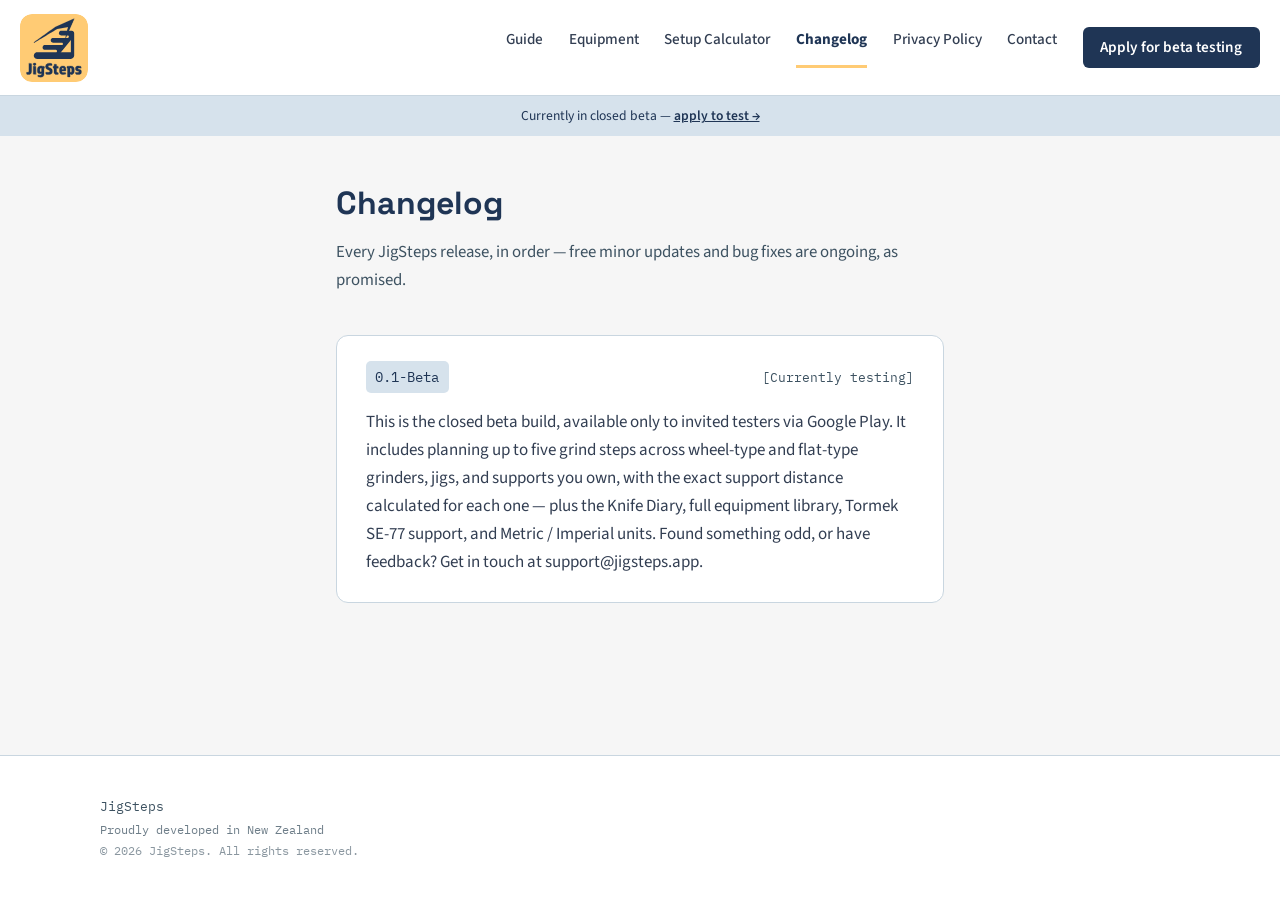
<file: changelog.html>
<!DOCTYPE html>
<html lang="en">
<head>
<meta charset="UTF-8">
<meta name="viewport" content="width=device-width, initial-scale=1.0, minimum-scale=1.0, viewport-fit=cover">
<title>Changelog — JigSteps</title>
<meta name="description" content="Every JigSteps release, in order.">
<meta property="og:title" content="Changelog — JigSteps">
<meta property="og:description" content="Every JigSteps release, in order.">
<meta property="og:image" content="https://jigsteps.app/assets/Logo_Final_Full.svg">
<meta property="og:url" content="https://jigsteps.app/changelog.html">
<meta property="og:type" content="website">
<link rel="icon" href="favicon.ico" sizes="any">
<link rel="icon" href="assets/favicon.svg" type="image/svg+xml">
<link rel="apple-touch-icon" href="assets/apple-touch-icon.png">
<link rel="preconnect" href="https://fonts.googleapis.com">
<link rel="preconnect" href="https://fonts.gstatic.com" crossorigin>
<link href="https://fonts.googleapis.com/css2?family=Space+Grotesk:wght@500;600;700&family=Source+Sans+3:wght@400;500;600&family=IBM+Plex+Mono:wght@500;600&display=swap" rel="stylesheet">
<style>

  /* ============ TOKENS (matches Home/Guide/Privacy — locked) ============ */
  :root{
    --amber: #FFCB74;
    --navy: #1F3555;
    --paleblue: #D6E2EC;
    --bg: #F6F6F6;
    --ink: #323E52;
    --muted: #3D5261;
    --white: #FFFFFF;
    --line: #C9D6E0;

    --font-display: 'Space Grotesk', sans-serif;
    --font-body: 'Source Sans 3', sans-serif;
    --font-mono: 'IBM Plex Mono', monospace;

    --measure: 42rem;
  }

  *{ box-sizing: border-box; }
  body{
    margin:0;
    background: var(--bg);
    color: var(--ink);
    font-family: var(--font-body);
    font-size: 17px;
    line-height: 1.65;
    min-height: 100vh;
    display: flex;
    flex-direction: column;
  }

  h1,h2{ font-family: var(--font-display); color: var(--navy); line-height: 1.2; margin: 0; }
  a{ color: var(--navy); }
  img{ max-width:100%; display:block; }

  /* ============ TOP BAR — same shell as Home/Guide/Privacy ============ */
  .topbar{
    position: sticky; top:0; z-index: 20;
    display:flex; align-items:center; gap:.75rem;
    background: var(--white);
    border-bottom: 1px solid var(--line);
    padding: .85rem 1.25rem;
  }
  .logo-mark{ width:68px; height:68px; border-radius:12px; flex: none; display:block; }
  .topbar nav{ margin-left:auto; display:flex; gap:1.6rem; }
  .topbar nav a{ text-decoration:none; color: var(--ink); font-size:.95rem; font-weight:500; }
  .topbar nav a:hover{ color: var(--navy); }

  .topbar nav a.active {
    color: var(--navy);
    font-weight: 700;
    box-shadow: inset 0 -3px 0 var(--amber);
}
  .topbar nav a.cta{
    background: var(--navy); color: var(--white); padding:.5rem 1.1rem;
    border-radius: 6px; font-weight:600;
  }
  @media (max-width:700px){ .topbar nav a:not(.cta){ display:none; } }

  /* ============ BETA STRIP — present site-wide during closed testing ============ */
  .beta-strip{ background: var(--paleblue); color: var(--navy); text-align:center; font-size:.85rem; padding:.55rem 1rem; }
  .beta-strip a{ color: var(--navy); font-weight:600; }

  main{ max-width: var(--measure); margin: 0 auto; padding: 3rem 2rem 5rem; flex: 1 0 auto; width: 100%; }

  h1{ font-size: 2rem; margin-bottom: .6rem; }
  .lede{ color: var(--muted); font-size:1.05rem; margin-bottom: 2.5rem; }

  /* ============ VERSION ENTRIES ============ */
  .entry{
    background: var(--white); border: 1px solid var(--line); border-radius: 12px;
    padding: 1.6rem 1.8rem; margin-bottom: 1.5rem;
  }
  .entry-head{ display:flex; align-items:baseline; gap: .8rem; margin-bottom: .9rem; flex-wrap:wrap; }
  .entry-version{
    font-family: var(--font-mono); font-size:.85rem; color: var(--navy);
    background: var(--paleblue); padding:.3rem .6rem; border-radius:5px;
  }
  .entry-title{ font-family: var(--font-display); font-weight:600; font-size:1.1rem; color: var(--navy); }
  .entry-date{ font-family: var(--font-mono); font-size:.8rem; color: var(--muted); margin-left:auto; }
  .entry ul{ margin: 0; padding-left: 1.2rem; }
  .entry li{ margin-bottom: .5rem; color: var(--ink); }
  .entry li:last-child{ margin-bottom: 0; }
  .entry p{ margin: 0; color: var(--ink); }

  footer{
    border-top: 1px solid var(--line); background: var(--white);
    padding: 2.5rem 2rem; margin-top: 2rem;
  }
  .footer-inner{
    max-width: 1080px; margin: 0 auto; display:flex; justify-content:space-between;
    align-items:center; flex-wrap:wrap; gap: 1rem;
  }
  .footer-brand{ font-family: var(--font-mono); font-size:.8rem; color: var(--muted); }
  .footer-tagline{ font-family: var(--font-mono); font-size:.72rem; color: var(--muted); opacity:.75; margin-top:.15rem; }
  .footer-copyright{ font-family: var(--font-mono); font-size:.72rem; color: var(--muted); opacity:.6; margin-top:.15rem; }

</style>
<link rel="stylesheet" href="assets/nav.css">
</head>
<body>

<div class="topbar">
  <a href="index.html" style="display:flex; align-items:center; text-decoration:none;">
    <img class="logo-mark" src="assets/Logo_Final_Full.svg" alt="JigSteps logo">
  </a>
  <nav>
    <a href="guide.html">Guide</a>
    <a href="equipment.html">Equipment</a>
    <a href="calculator.html">Setup Calculator</a>
    <a href="changelog.html" class="active" aria-current="page">Changelog</a>
    <a href="privacy.html">Privacy Policy</a>
    <a href="contact.html">Contact</a>
    <a href="index.html#beta-apply" class="cta">Apply&nbsp;for beta&nbsp;testing</a>
  </nav>
  <button type="button" class="nav-toggle" id="navToggle" aria-expanded="false" aria-controls="navDrawer" aria-label="Open menu">
    <span></span><span></span><span></span>
  </button>
</div>
<div class="beta-strip">Currently in closed beta — <a href="index.html#beta-apply">apply to test →</a></div>

<div class="nav-scrim" id="navScrim" hidden></div>
<div class="nav-drawer" id="navDrawer" aria-hidden="true">
  <div class="nav-drawer-head">
    <img class="nav-drawer-logo" src="assets/Logo_Final_Full.svg" alt="">
    <button type="button" class="nav-drawer-close" id="navClose" aria-label="Close menu">✕</button>
  </div>
  <div class="nav-drawer-links"></div>
</div>

<main>

  <h1>Changelog</h1>
  <p class="lede">Every JigSteps release, in order — free minor updates and bug fixes are ongoing, as promised.</p>

  <div class="entry">
    <div class="entry-head">
      <span class="entry-version">0.1-Beta</span>
      <!-- <span class="entry-title">Initial release</span> -->
      <span class="entry-date">[Currently testing]</span>
    </div>
    <p>This is the closed beta build, available only to invited testers via Google Play. It includes planning up to five grind steps across wheel-type and flat-type grinders, jigs, and supports you own, with the exact support distance calculated for each one — plus the Knife Diary, full equipment library, Tormek SE-77 support, and Metric / Imperial units. Found something odd, or have feedback? Get in touch at support@jigsteps.app.</p>
  </div>

</main>

<footer>
  <div class="footer-inner">
    <div>
      <div class="footer-brand">JigSteps</div>
      <div class="footer-tagline">Proudly developed in New Zealand</div>
      <div class="footer-copyright">© 2026 JigSteps. All rights reserved.</div>
    </div>
  </div>
</footer>

<script src="assets/nav.js"></script>

</body>
</html>
</file>
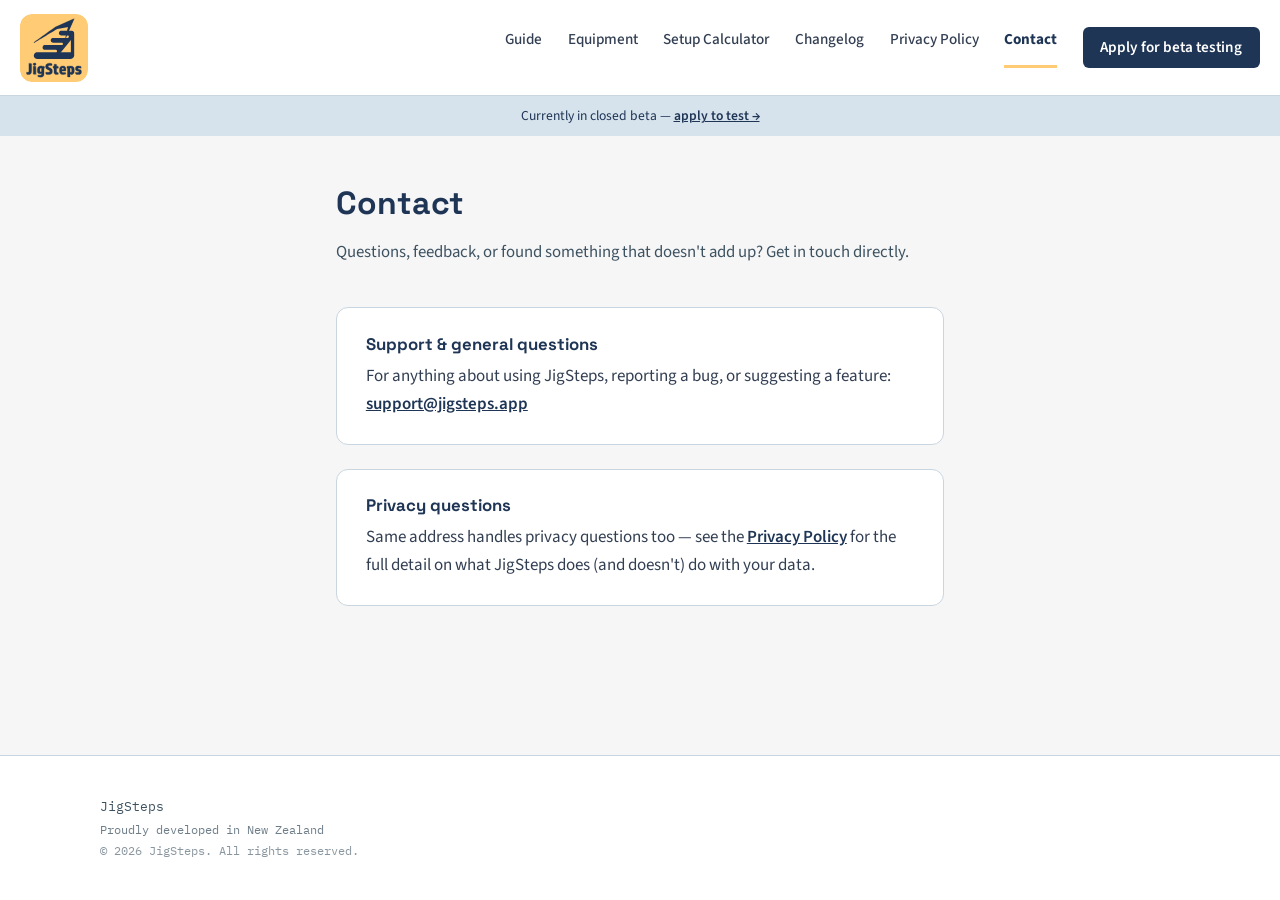
<file: contact.html>
<!DOCTYPE html>
<html lang="en">
<head>
<meta charset="UTF-8">
<meta name="viewport" content="width=device-width, initial-scale=1.0, minimum-scale=1.0, viewport-fit=cover">
<title>Contact — JigSteps</title>
<meta name="description" content="Get in touch about JigSteps — support, feedback, or privacy questions.">
<meta property="og:title" content="Contact — JigSteps">
<meta property="og:description" content="Get in touch about JigSteps — support, feedback, or privacy questions.">
<meta property="og:image" content="https://jigsteps.app/assets/Logo_Final_Full.svg">
<meta property="og:url" content="https://jigsteps.app/contact.html">
<meta property="og:type" content="website">
<link rel="icon" href="favicon.ico" sizes="any">
<link rel="icon" href="assets/favicon.svg" type="image/svg+xml">
<link rel="apple-touch-icon" href="assets/apple-touch-icon.png">
<link rel="preconnect" href="https://fonts.googleapis.com">
<link rel="preconnect" href="https://fonts.gstatic.com" crossorigin>
<link href="https://fonts.googleapis.com/css2?family=Space+Grotesk:wght@500;600;700&family=Source+Sans+3:wght@400;500;600&family=IBM+Plex+Mono:wght@500;600&display=swap" rel="stylesheet">
<style>

  /* ============ TOKENS (matches Home/Guide/Privacy/Changelog — locked) ============ */
  :root{
    --amber: #FFCB74;
    --navy: #1F3555;
    --paleblue: #D6E2EC;
    --bg: #F6F6F6;
    --ink: #323E52;
    --muted: #3D5261;
    --white: #FFFFFF;
    --line: #C9D6E0;

    --font-display: 'Space Grotesk', sans-serif;
    --font-body: 'Source Sans 3', sans-serif;
    --font-mono: 'IBM Plex Mono', monospace;

    --measure: 42rem;
  }

  *{ box-sizing: border-box; }
  body{
    margin:0;
    background: var(--bg);
    color: var(--ink);
    font-family: var(--font-body);
    font-size: 17px;
    line-height: 1.65;
    min-height: 100vh;
    display: flex;
    flex-direction: column;
  }

  h1,h2{ font-family: var(--font-display); color: var(--navy); line-height: 1.2; margin: 0; }
  a{ color: var(--navy); }
  img{ max-width:100%; display:block; }

  /* ============ TOP BAR — same shell as Home/Guide/Privacy/Changelog ============ */
  .topbar{
    position: sticky; top:0; z-index: 20;
    display:flex; align-items:center; gap:.75rem;
    background: var(--white);
    border-bottom: 1px solid var(--line);
    padding: .85rem 1.25rem;
  }
  .logo-mark{ width:68px; height:68px; border-radius:12px; flex: none; display:block; }
  .topbar nav{ margin-left:auto; display:flex; gap:1.6rem; }
  .topbar nav a{ text-decoration:none; color: var(--ink); font-size:.95rem; font-weight:500; }
  .topbar nav a:hover{ color: var(--navy); }

  .topbar nav a.active {
    color: var(--navy);
    font-weight: 700;
    box-shadow: inset 0 -3px 0 var(--amber);
}
  .topbar nav a.cta{
    background: var(--navy); color: var(--white); padding:.5rem 1.1rem;
    border-radius: 6px; font-weight:600;
  }
  @media (max-width:700px){ .topbar nav a:not(.cta){ display:none; } }

  /* ============ BETA STRIP — present site-wide during closed testing ============ */
  .beta-strip{ background: var(--paleblue); color: var(--navy); text-align:center; font-size:.85rem; padding:.55rem 1rem; }
  .beta-strip a{ color: var(--navy); font-weight:600; }

  main{ max-width: var(--measure); margin: 0 auto; padding: 3rem 2rem 5rem; flex: 1 0 auto; width: 100%; }

  h1{ font-size: 2rem; margin-bottom: .6rem; }
  .lede{ color: var(--muted); font-size:1.05rem; margin-bottom: 2.5rem; }

  .contact-card{
    background: var(--white); border: 1px solid var(--line); border-radius: 12px;
    padding: 1.6rem 1.8rem; margin-bottom: 1.5rem;
  }
  .contact-card h2{ font-size: 1.05rem; margin-bottom: .5rem; }
  .contact-card p{ margin: 0; color: var(--ink); }
  .contact-card a{ font-weight:600; }

  footer{
    border-top: 1px solid var(--line); background: var(--white);
    padding: 2.5rem 2rem; margin-top: 2rem;
  }
  .footer-inner{
    max-width: 1080px; margin: 0 auto; display:flex; justify-content:space-between;
    align-items:center; flex-wrap:wrap; gap: 1rem;
  }
  .footer-brand{ font-family: var(--font-mono); font-size:.8rem; color: var(--muted); }
  .footer-tagline{ font-family: var(--font-mono); font-size:.72rem; color: var(--muted); opacity:.75; margin-top:.15rem; }
  .footer-copyright{ font-family: var(--font-mono); font-size:.72rem; color: var(--muted); opacity:.6; margin-top:.15rem; }

</style>
<link rel="stylesheet" href="assets/nav.css">
</head>
<body>

<div class="topbar">
  <a href="index.html" style="display:flex; align-items:center; text-decoration:none;">
    <img class="logo-mark" src="assets/Logo_Final_Full.svg" alt="JigSteps logo">
  </a>
  <nav>
    <a href="guide.html">Guide</a>
    <a href="equipment.html">Equipment</a>
    <a href="calculator.html">Setup Calculator</a>
    <a href="changelog.html">Changelog</a>
    <a href="privacy.html">Privacy Policy</a>
    <a href="contact.html" class="active" aria-current="page">Contact</a>
    <a href="index.html#beta-apply" class="cta">Apply&nbsp;for beta&nbsp;testing</a>
  </nav>
  <button type="button" class="nav-toggle" id="navToggle" aria-expanded="false" aria-controls="navDrawer" aria-label="Open menu">
    <span></span><span></span><span></span>
  </button>
</div>
<div class="beta-strip">Currently in closed beta — <a href="index.html#beta-apply">apply to test →</a></div>

<div class="nav-scrim" id="navScrim" hidden></div>
<div class="nav-drawer" id="navDrawer" aria-hidden="true">
  <div class="nav-drawer-head">
    <img class="nav-drawer-logo" src="assets/Logo_Final_Full.svg" alt="">
    <button type="button" class="nav-drawer-close" id="navClose" aria-label="Close menu">✕</button>
  </div>
  <div class="nav-drawer-links"></div>
</div>

<main>

  <h1>Contact</h1>
  <p class="lede">Questions, feedback, or found something that doesn't add up? Get in touch directly.</p>

  <div class="contact-card">
    <h2>Support &amp; general questions</h2>
    <p>For anything about using JigSteps, reporting a bug, or suggesting a feature: <a href="mailto:support@jigsteps.app">support@jigsteps.app</a></p>
  </div>

  <div class="contact-card">
    <h2>Privacy questions</h2>
    <p>Same address handles privacy questions too — see the <a href="privacy.html">Privacy Policy</a> for the full detail on what JigSteps does (and doesn't) do with your data.</p>
  </div>

</main>

<footer>
  <div class="footer-inner">
    <div>
      <div class="footer-brand">JigSteps</div>
      <div class="footer-tagline">Proudly developed in New Zealand</div>
      <div class="footer-copyright">© 2026 JigSteps. All rights reserved.</div>
    </div>
  </div>
</footer>

<script src="assets/nav.js"></script>

</body>
</html>
</file>
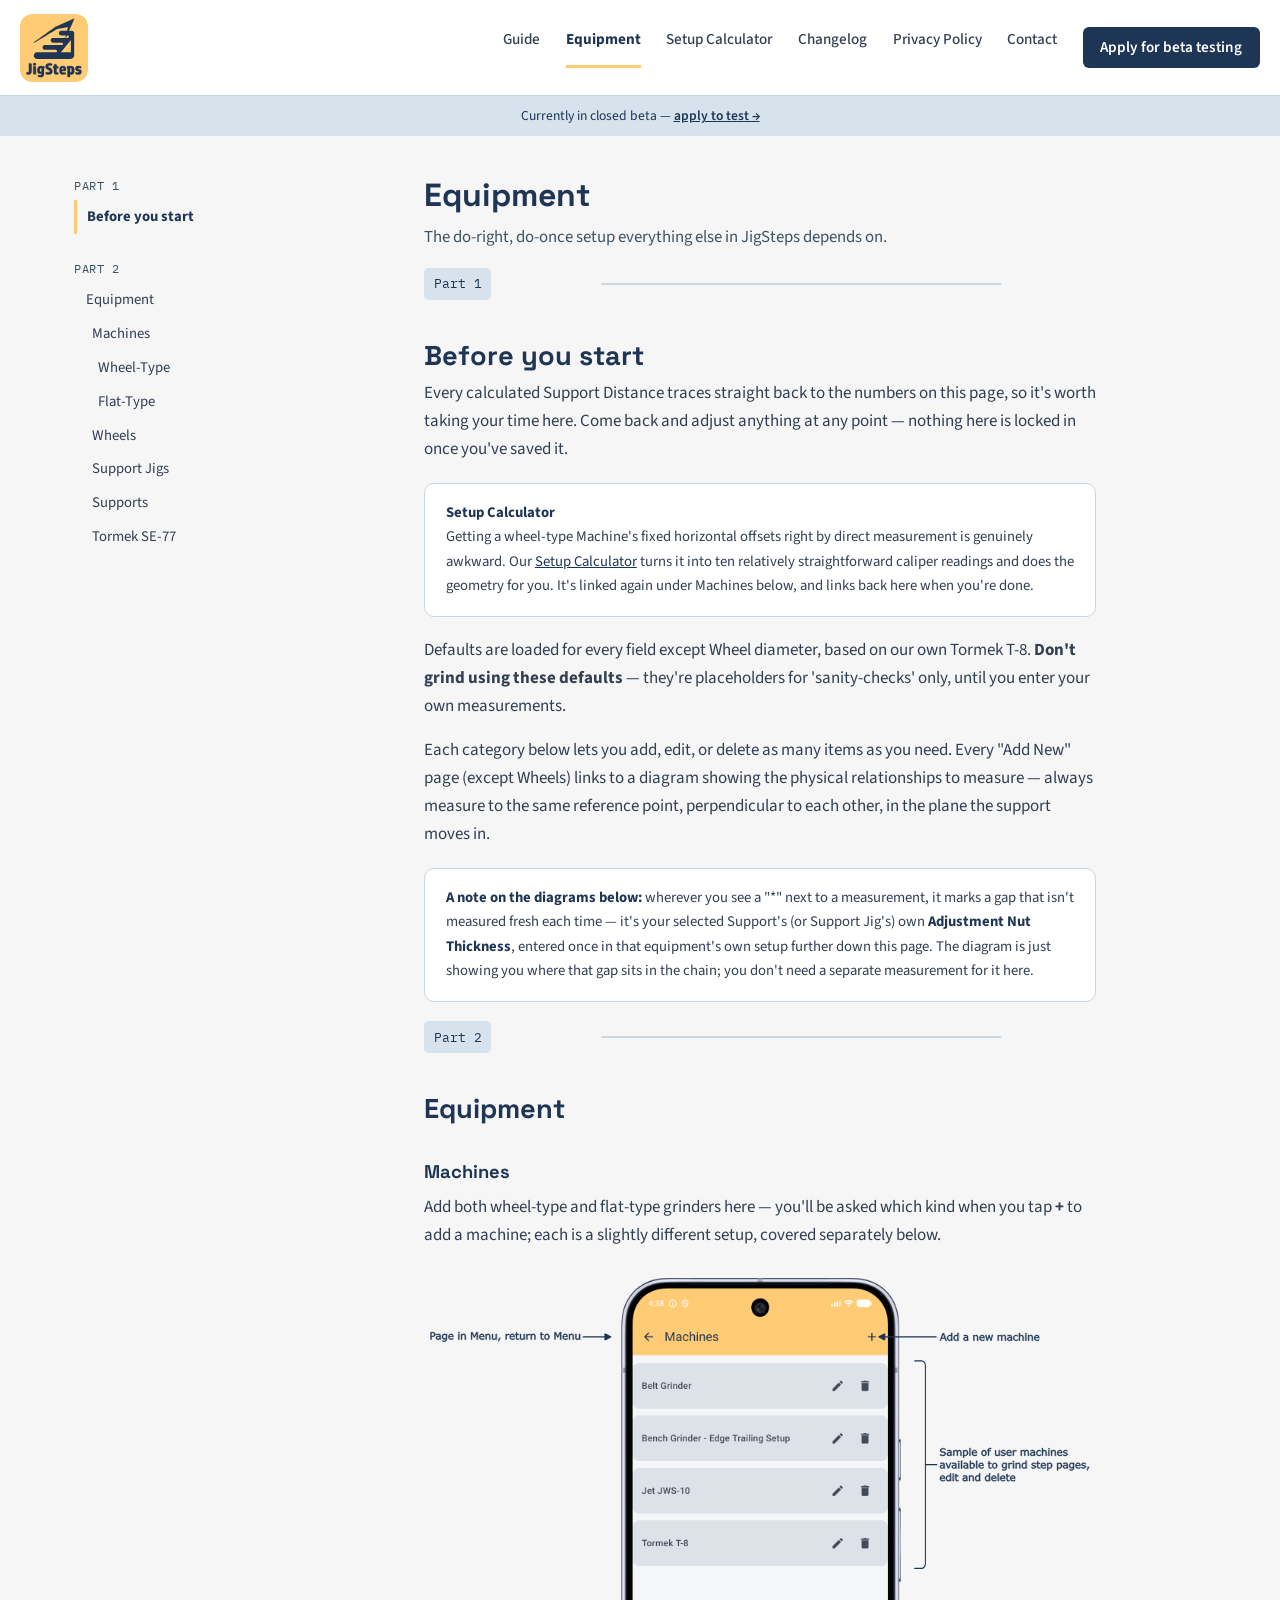
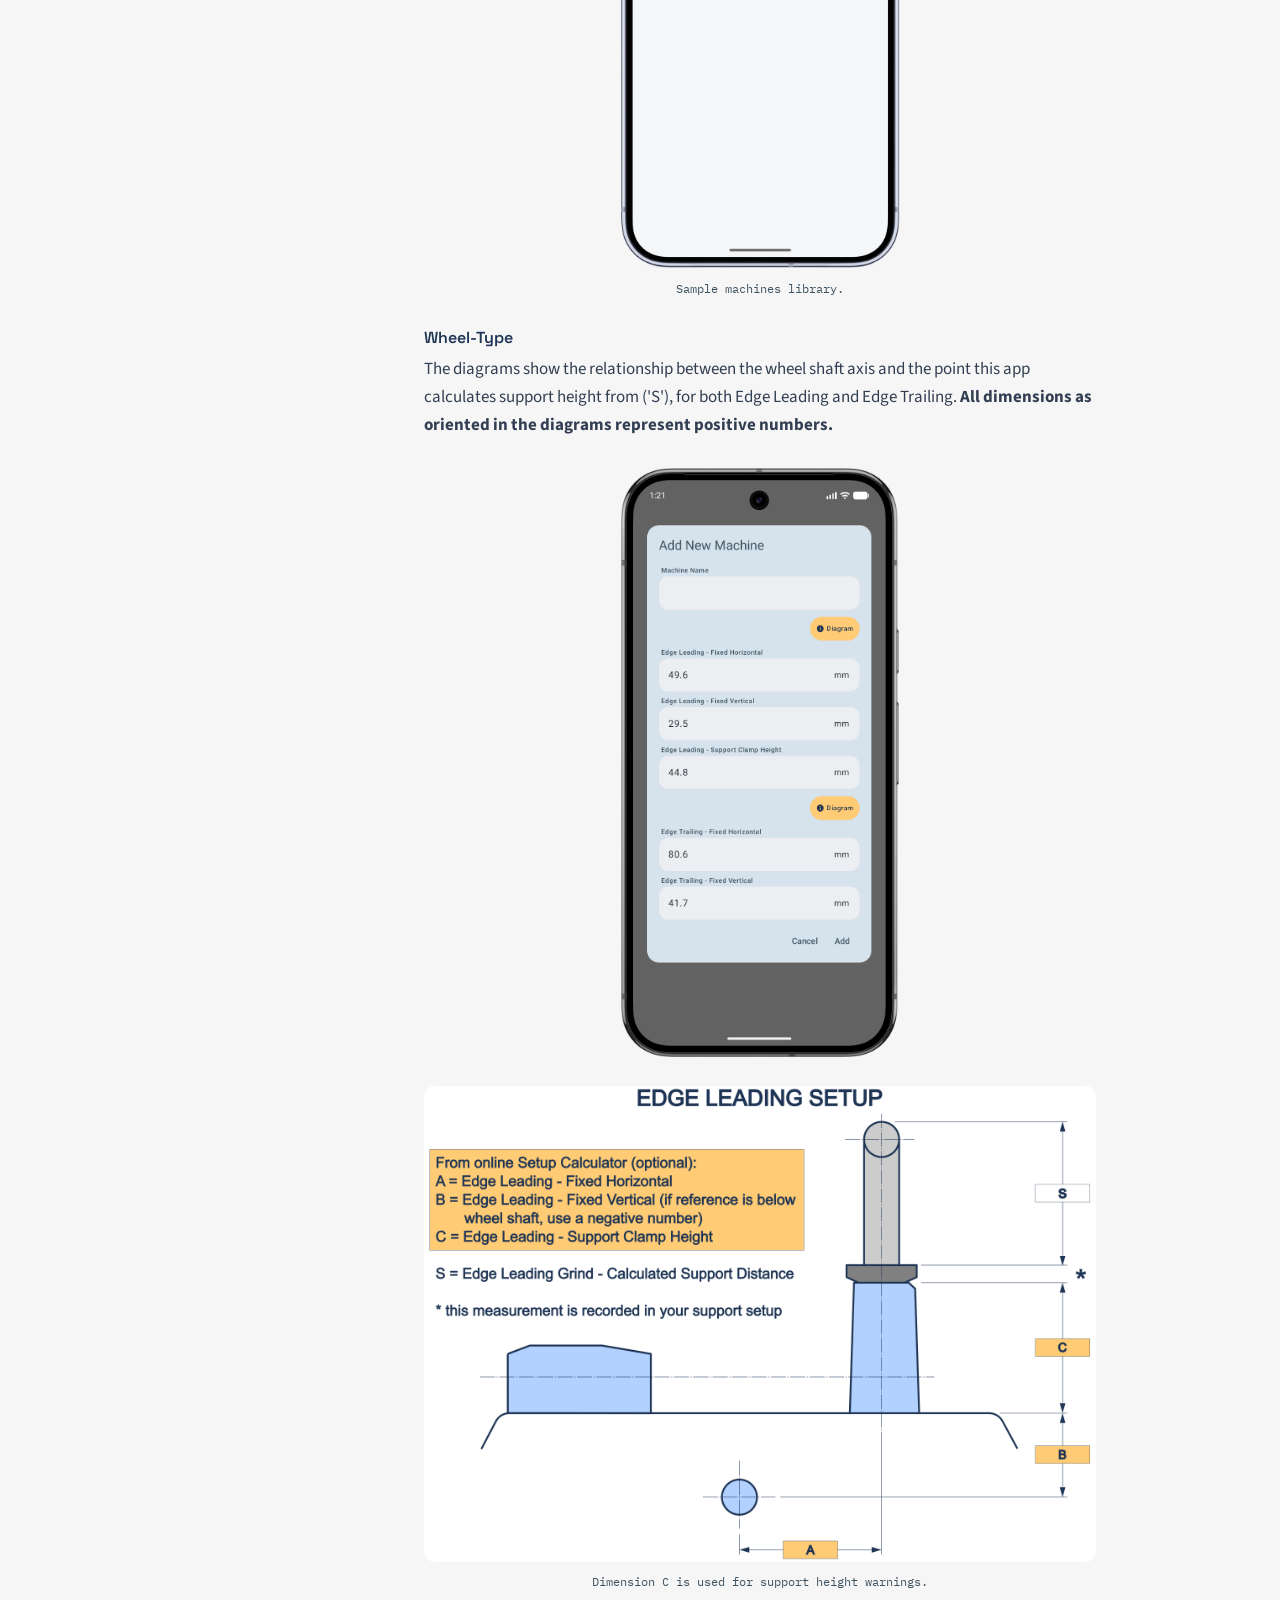
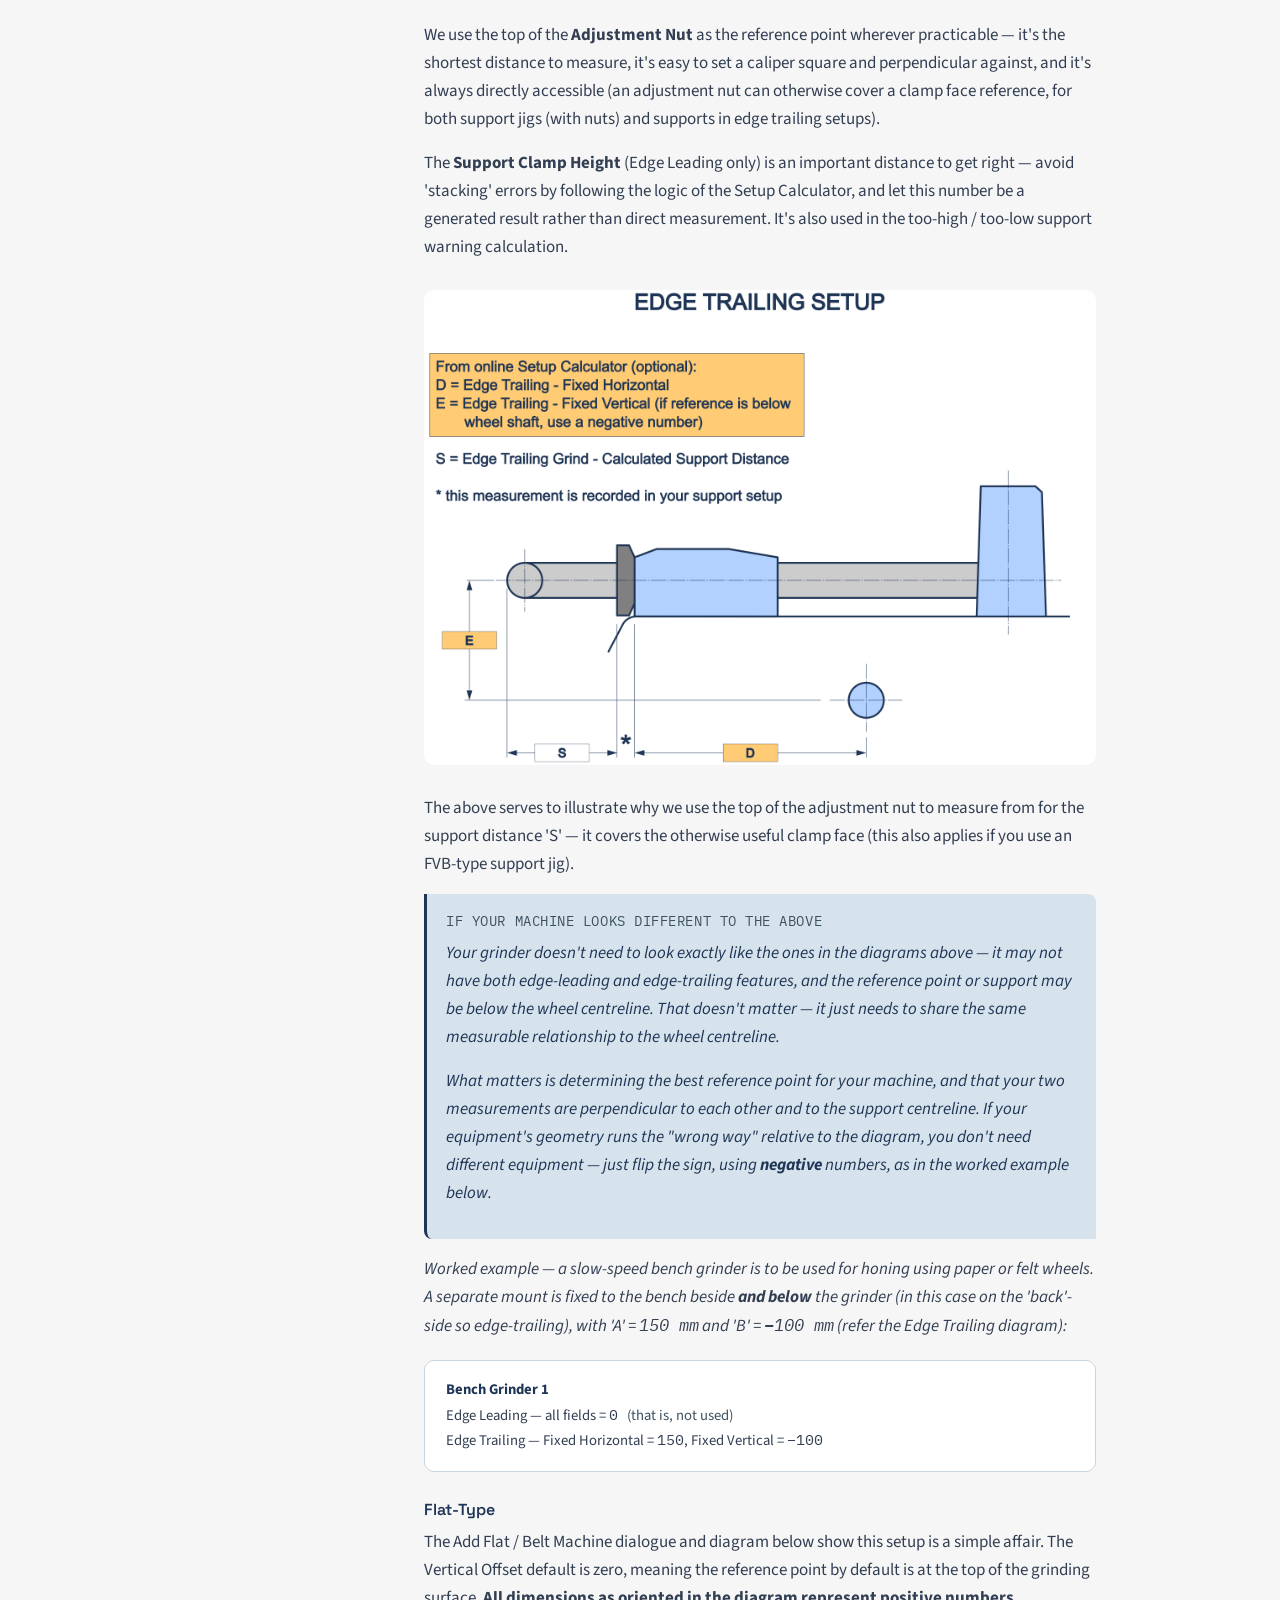
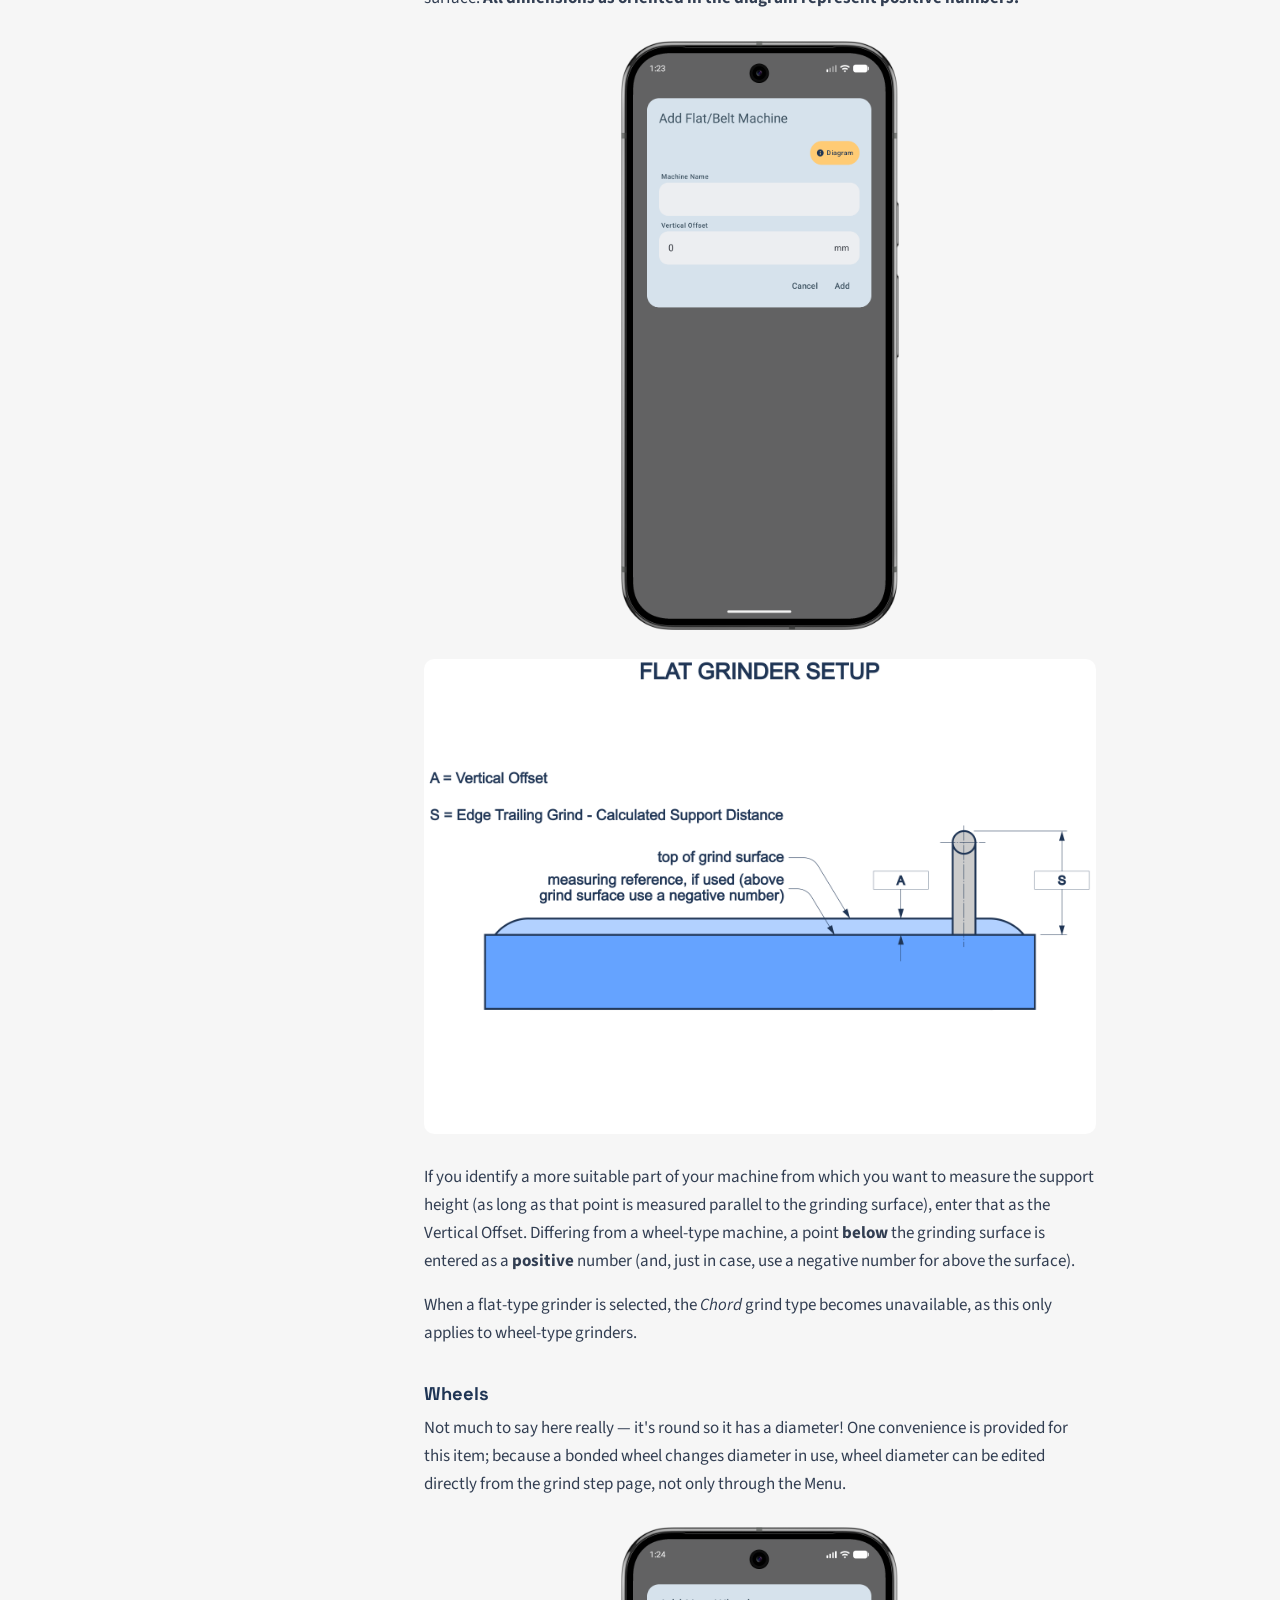
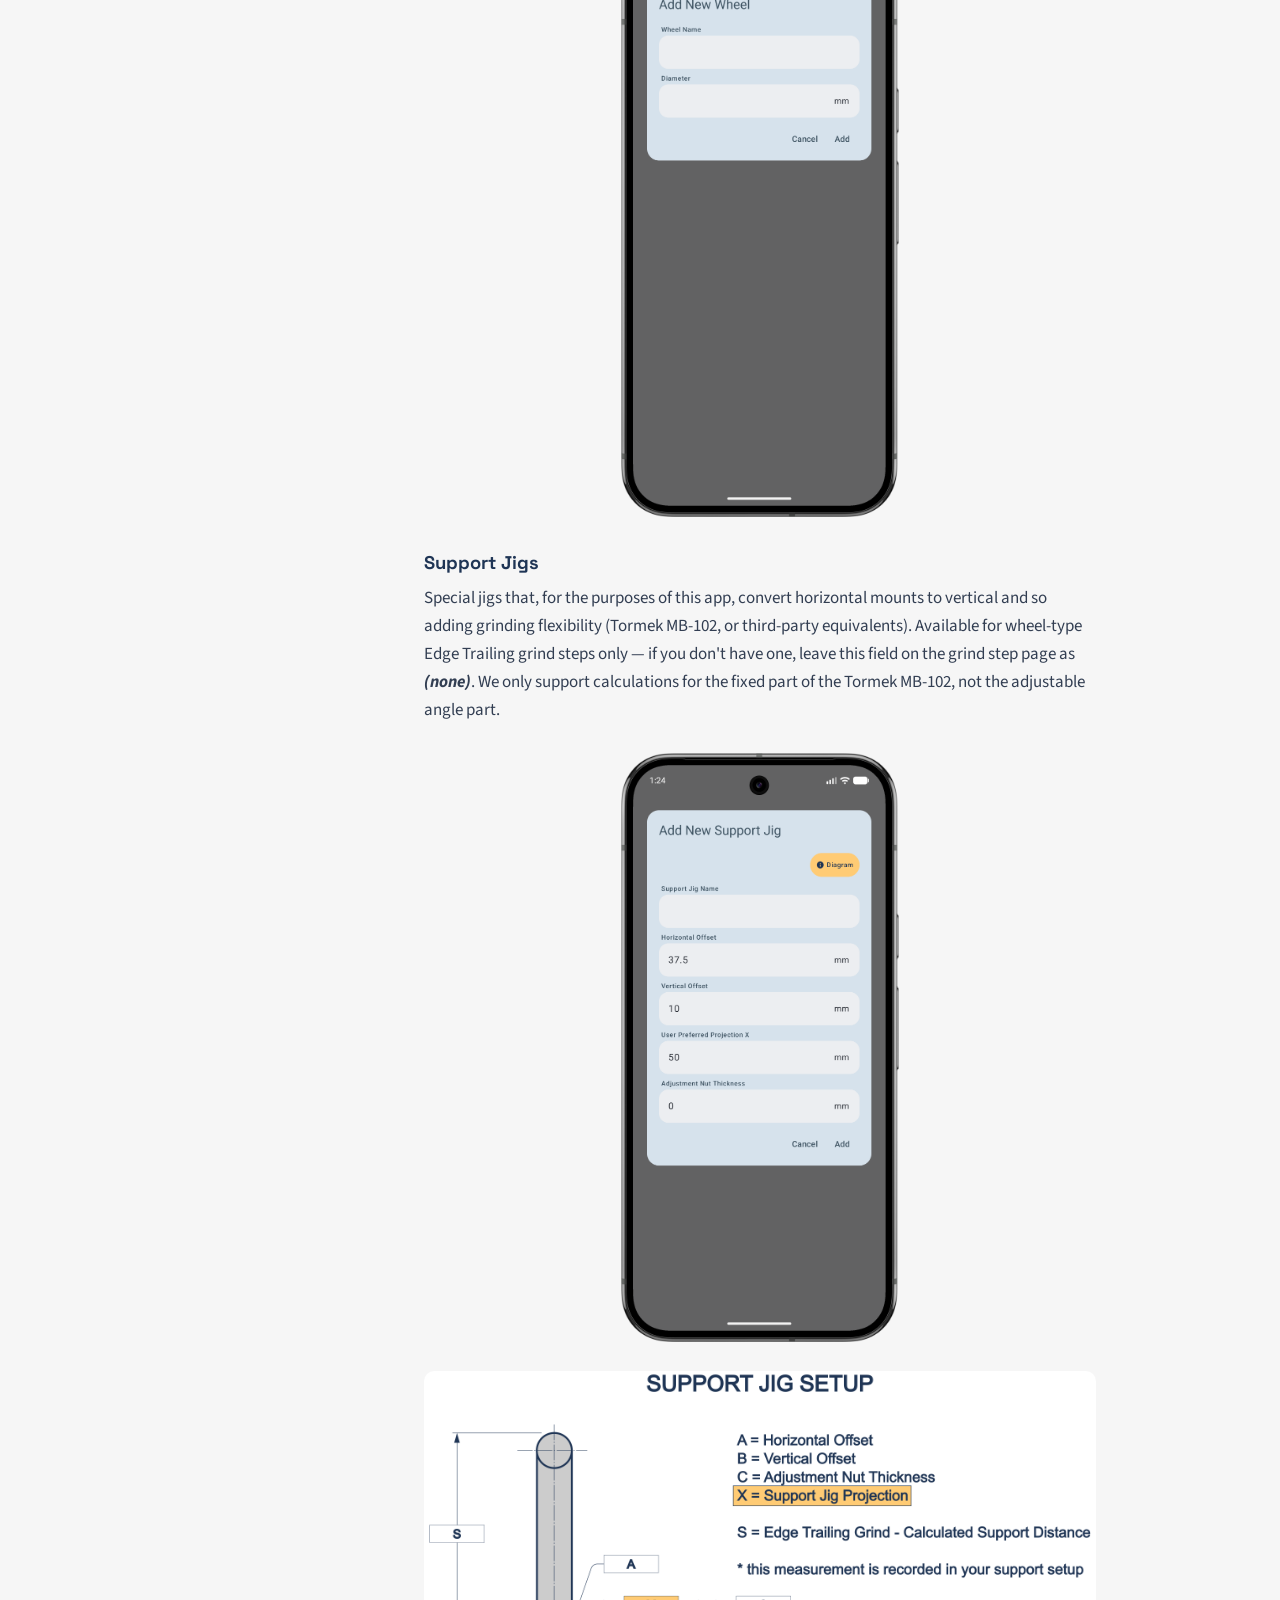
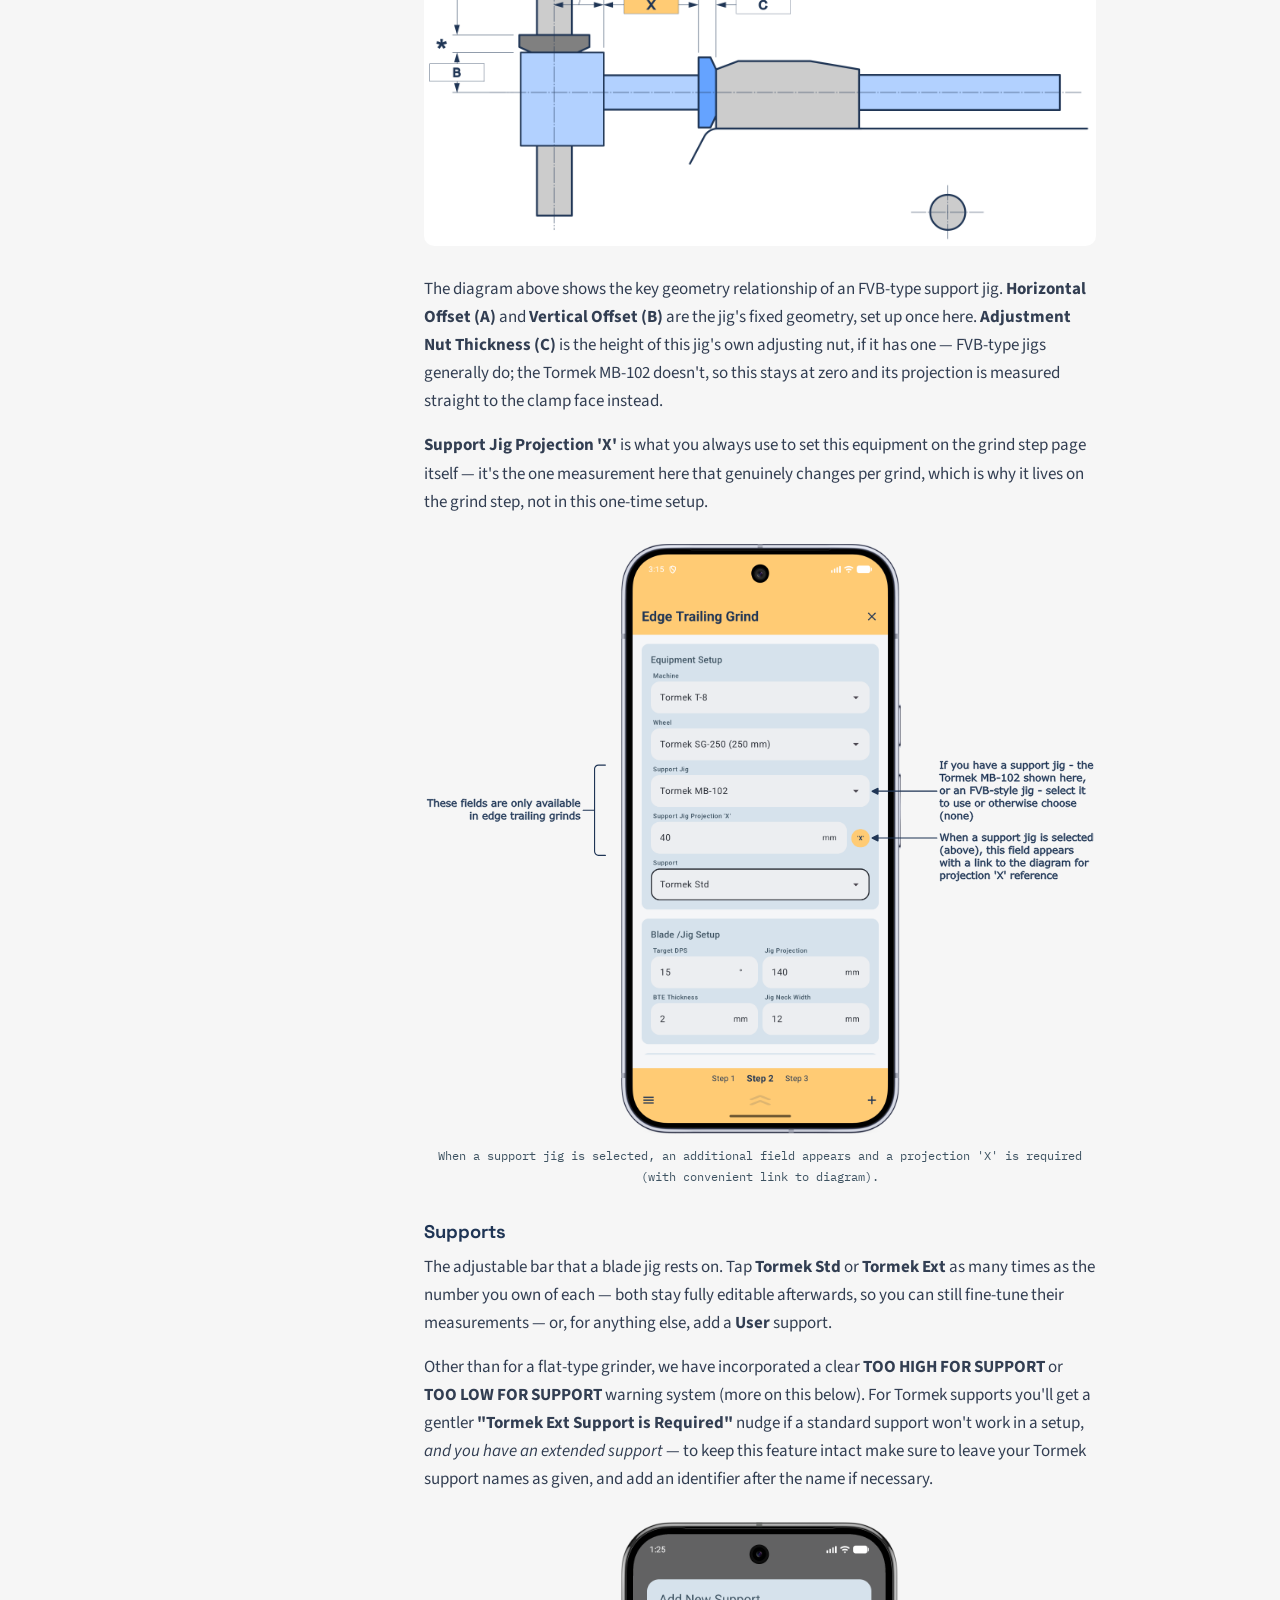
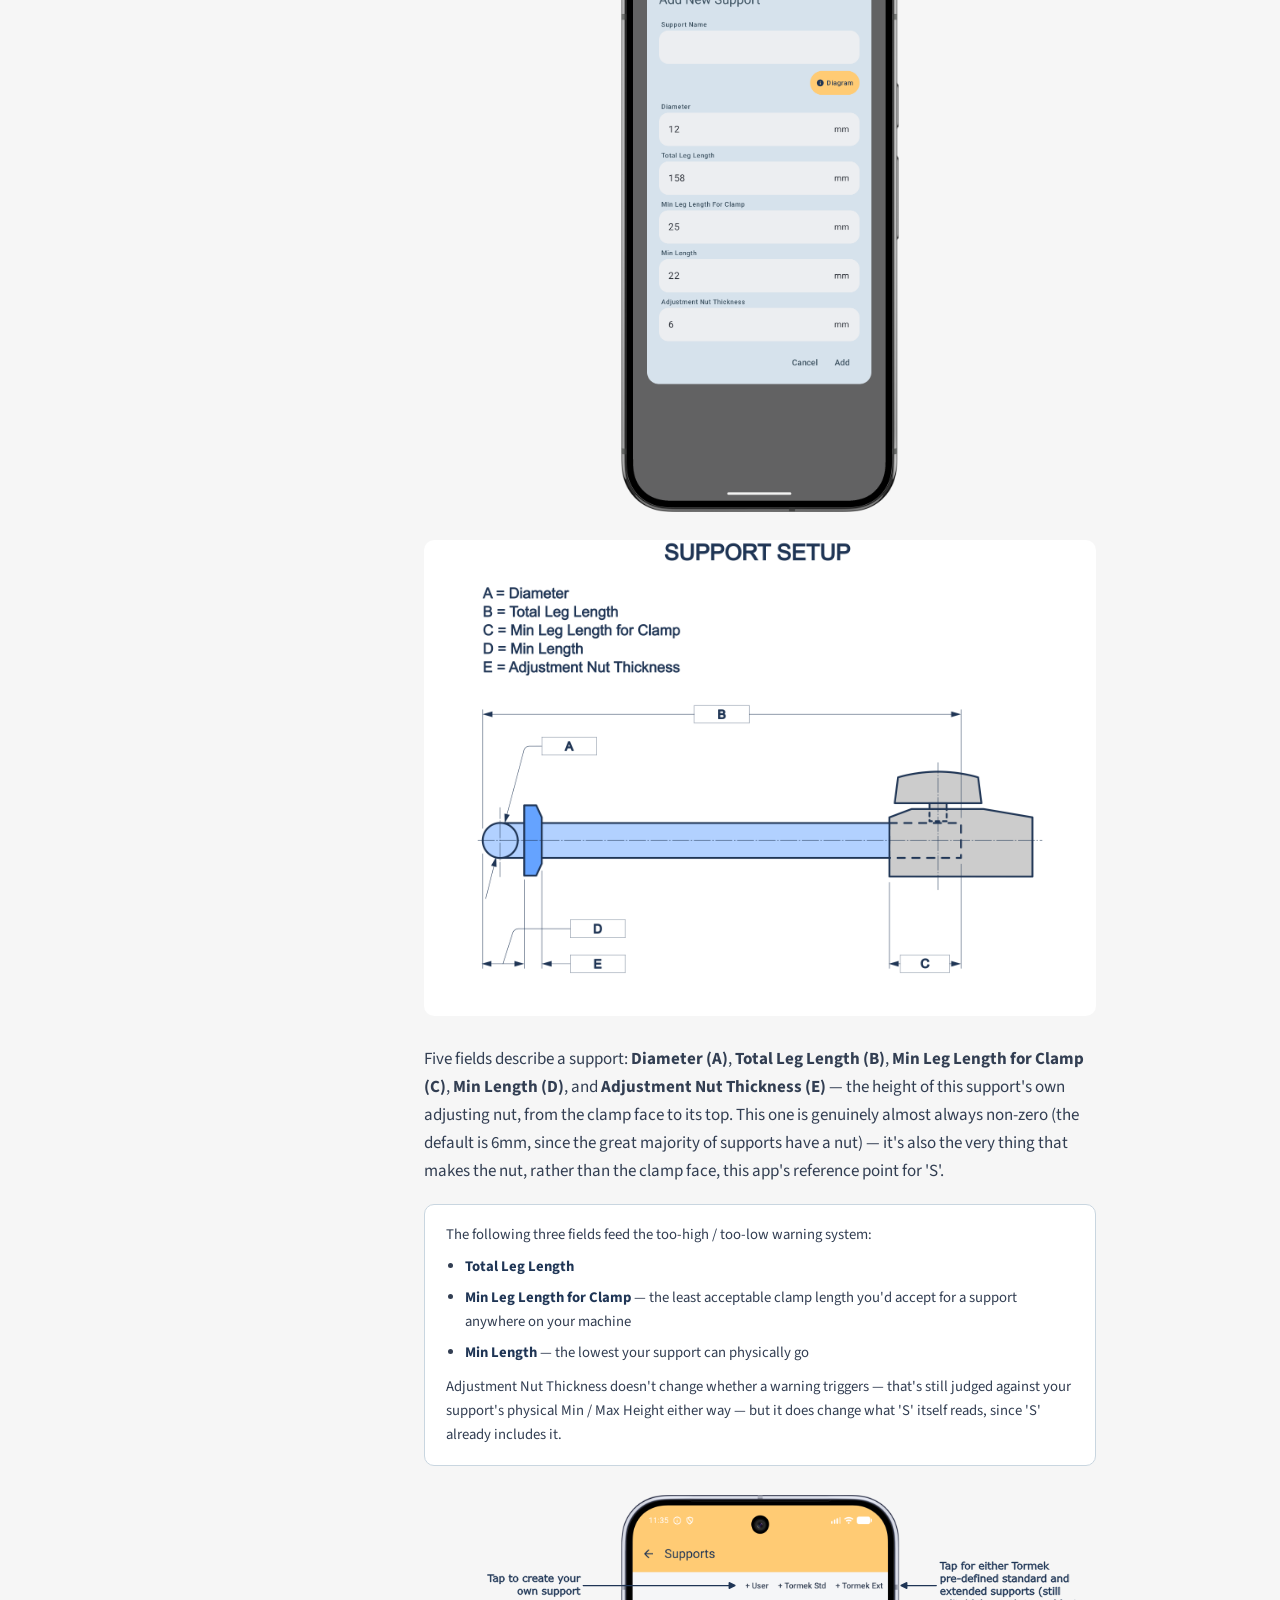
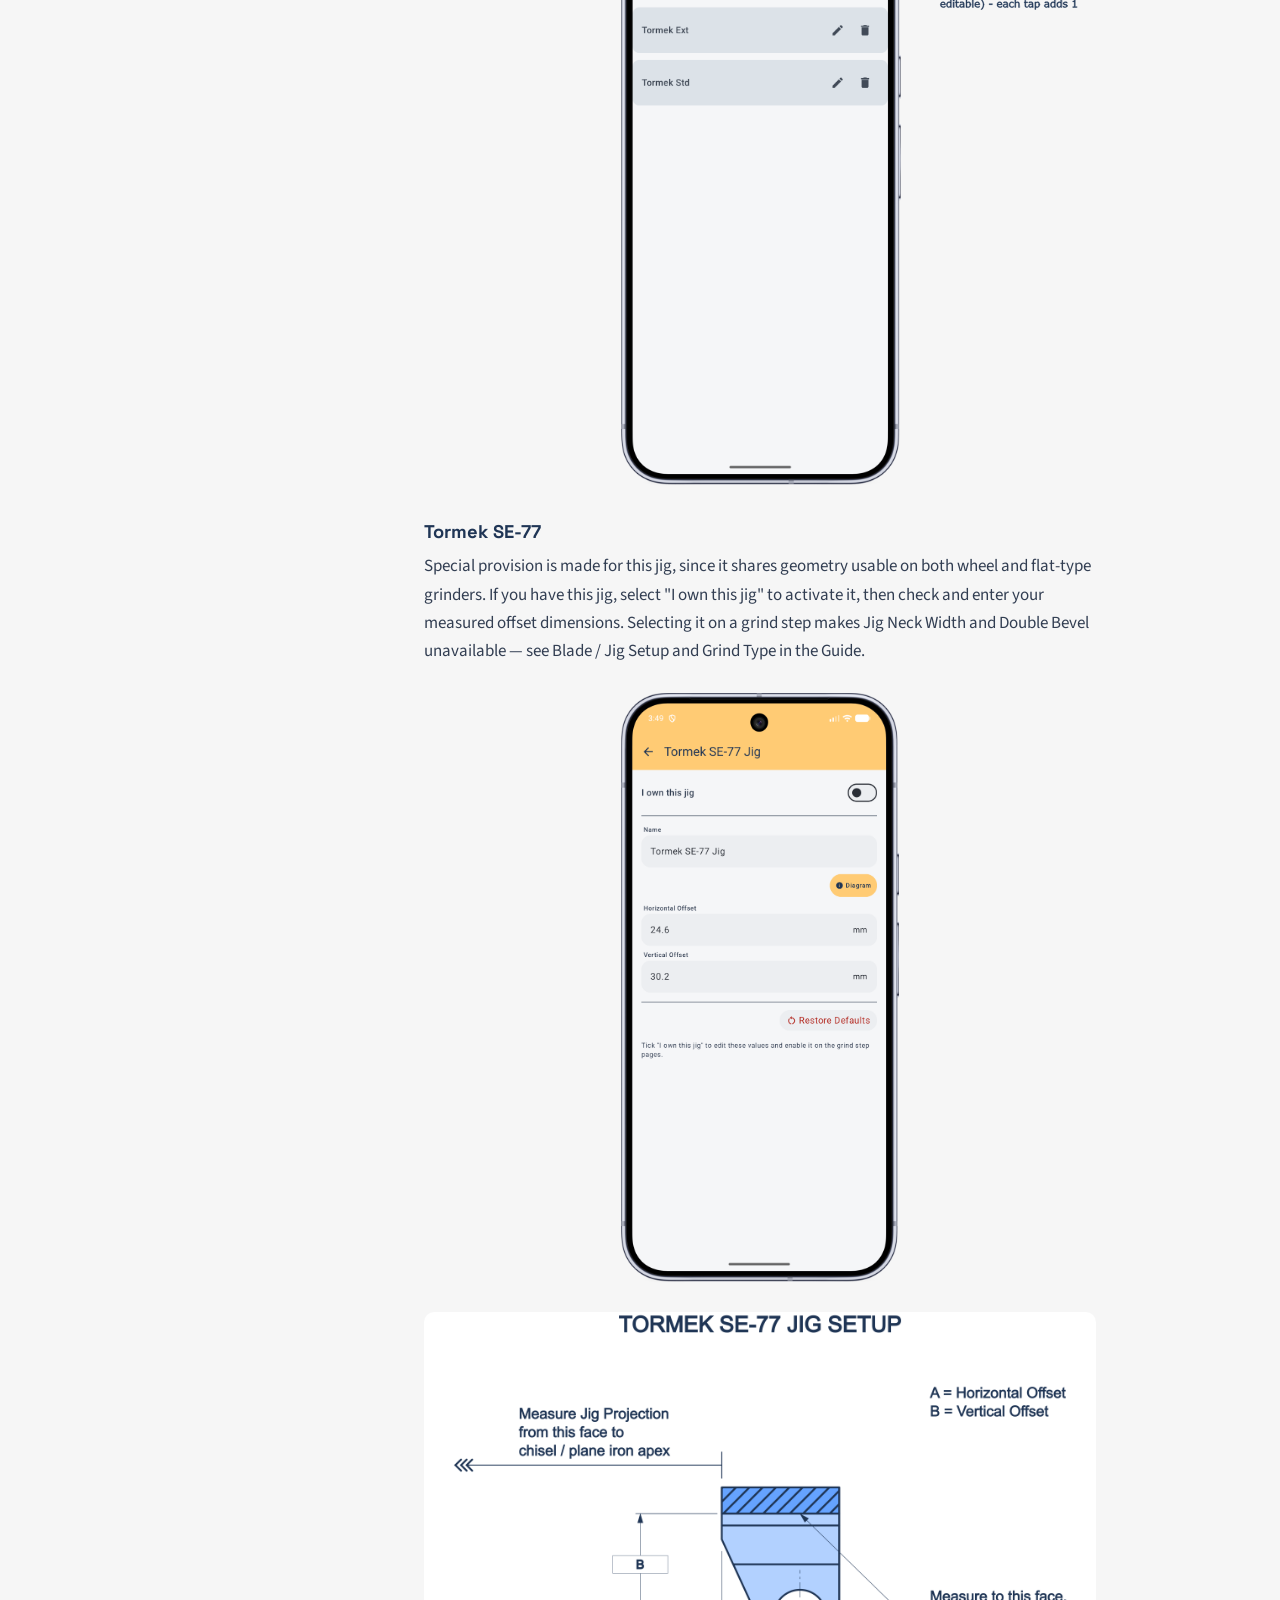
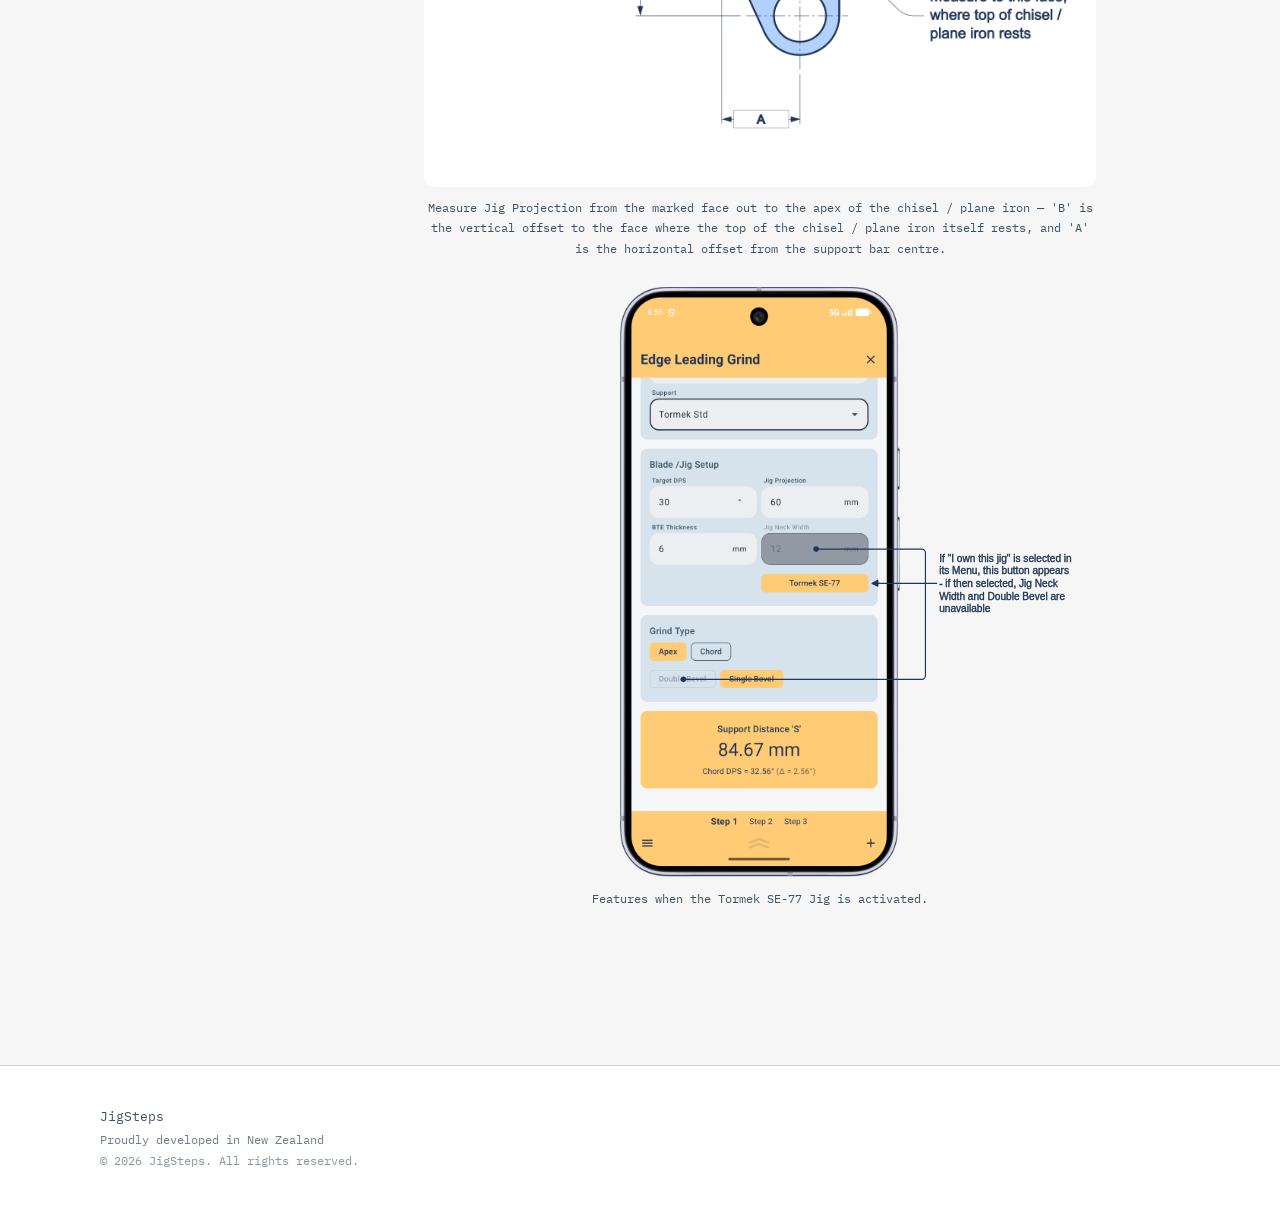
<file: equipment.html>
<!DOCTYPE html>
<html lang="en">
<head>
<meta charset="UTF-8">
<meta name="viewport" content="width=device-width, initial-scale=1.0, minimum-scale=1.0, viewport-fit=cover">
<title>Equipment — JigSteps</title>
<meta name="description" content="Set up your Machines, Wheels, Support Jigs, Supports, and the Tormek SE-77 — the one-time accurate setup JigSteps' calculations depend on.">
<meta property="og:title" content="Equipment — JigSteps">
<meta property="og:description" content="Set up your Machines, Wheels, Support Jigs, Supports, and the Tormek SE-77 — the one-time accurate setup JigSteps' calculations depend on.">
<meta property="og:image" content="https://jigsteps.app/assets/Logo_Final_Full.svg">
<meta property="og:url" content="https://jigsteps.app/equipment.html">
<meta property="og:type" content="website">
<link rel="icon" href="favicon.ico" sizes="any">
<link rel="icon" href="assets/favicon.svg" type="image/svg+xml">
<link rel="apple-touch-icon" href="assets/apple-touch-icon.png">
<link rel="preconnect" href="https://fonts.googleapis.com">
<link rel="preconnect" href="https://fonts.gstatic.com" crossorigin>
<link href="https://fonts.googleapis.com/css2?family=Space+Grotesk:wght@500;600;700&family=Source+Sans+3:wght@400;500;600&family=IBM+Plex+Mono:wght@500;600&display=swap" rel="stylesheet">
<style>

  /* ============ TOKENS (from Color.kt — locked) ============ */
  :root{
    --amber: #FFCB74;      /* PrimaryLight — sparing accent only */
    --navy: #1F3555;       /* OnPrimaryLight */
    --paleblue: #D6E2EC;   /* SecondaryLight */
    --bg: #F6F6F6;         /* BackgroundLight */
    --ink: #323E52;        /* OnBackgroundLight — body text, softer than navy */
    --muted: #3D5261;      /* OnSecondaryLight — captions, quiet labels */
    --white: #FFFFFF;
    --line: #C9D6E0;

    --font-display: 'Space Grotesk', sans-serif;
    --font-body: 'Source Sans 3', sans-serif;
    --font-mono: 'IBM Plex Mono', monospace;

    --measure: 42rem;
    --nav-w: 240px;
    --topbar-h: 96px;   /* keep in sync with actual rendered .topbar height */
  }

.shot-row{
  display: flex;
  gap: 1.25rem;
  margin: 1.8rem 0;
  align-items: flex-start;
  width: 86%;
  margin-left: auto;
  margin-right: auto;
}
.shot-row img{
  flex: 1;
  width: 0; /* forces flex children to share space equally regardless of intrinsic size */
  height: auto;
  border-radius: 10px;
}
@media (max-width: 600px){
  .shot-row{ flex-direction: column; }
  .shot-row img{ width: 100%; }
}

.shot-half{
  width: calc((86% - 1.25rem) / 2);
  border-radius: 10px;
  display: block;
  margin: 0 auto;
}

/* The fixed 1.25rem subtracted above eats a bigger slice of a narrow
   mobile column than it does of the wide desktop one, so shot-half
   renders a touch smaller, proportionally, on phones. Nudge it back up. */
@media (max-width: 600px){
  .shot-half{ width: calc(((86% - 1.25rem) / 2) * 1.05); }
}

  *{ box-sizing: border-box; }
  html{ scroll-behavior: smooth; }
  body{
    margin:0;
    background: var(--bg);
    color: var(--ink);
    font-family: var(--font-body);
    font-size: 17px;
    line-height: 1.65;
    min-height: 100vh;
    display: flex;
    flex-direction: column;
  }

  h1,h2,h3,h4{ font-family: var(--font-display); color: var(--navy); line-height: 1.2; margin: 0; }
  a{ color: var(--navy); }
  img{ max-width:100%; display:block; }

  /* ============ TOP BAR (mobile-first, also holds mobile nav) ============ */
  .topbar{
    position: sticky; top:0; z-index: 20;
    display:flex; align-items:center; gap:.75rem;
    background: var(--white);
    border-bottom: 1px solid var(--line);
    padding: .85rem 1.25rem;
  }
  .logo-mark{ width:68px; height:68px; border-radius:12px; flex: none; display:block; }
  .topbar nav{ margin-left:auto; display:flex; gap:1.6rem; }
  .topbar nav a{ text-decoration:none; color: var(--ink); font-size:.95rem; font-weight:500; }
  .topbar nav a:hover{ color: var(--navy); }

  .topbar nav a.active {
    color: var(--navy);
    font-weight: 700;
    box-shadow: inset 0 -3px 0 var(--amber);
}

  .topbar nav a.cta{
    background: var(--navy); color: var(--white); padding:.5rem 1.1rem;
    border-radius: 6px; font-weight:600;
  }
  @media (max-width:700px){ .topbar nav a:not(.cta){ display:none; } }

  /* ============ BETA STRIP — present site-wide during closed testing ============ */
  .beta-strip{ background: var(--paleblue); color: var(--navy); text-align:center; font-size:.85rem; padding:.55rem 1rem; }
  .beta-strip a{ color: var(--navy); font-weight:600; }

  footer{
    border-top: 1px solid var(--line); background: var(--white);
    padding: 2.5rem 2rem; margin-top: 2rem;
  }
  .footer-inner{
    max-width: 1080px; margin: 0 auto; display:flex; justify-content:space-between;
    align-items:center; flex-wrap:wrap; gap: 1rem;
  }
  .footer-brand{ font-family: var(--font-mono); font-size:.8rem; color: var(--muted); }
  .footer-tagline{ font-family: var(--font-mono); font-size:.72rem; color: var(--muted); opacity:.75; margin-top:.15rem; }
  .footer-copyright{ font-family: var(--font-mono); font-size:.72rem; color: var(--muted); opacity:.6; margin-top:.15rem; }

  /* ============ LAYOUT ============ */
  .shell{ display:flex; align-items:flex-start; max-width: 1180px; margin: 0 auto; flex: 1 0 auto; width: 100%; }

  nav.toc{
    width: var(--nav-w); flex: none;
    position: sticky; top: var(--topbar-h);
    height: calc(100vh - var(--topbar-h));
    overflow-y: auto;
    padding: 2.5rem 1.25rem 2rem 1.5rem;
  }
  nav.toc .part{ margin-bottom: 1.6rem; }
  nav.toc .part-label{
    font-family: var(--font-mono); font-size:.72rem; letter-spacing:.06em;
    color: var(--muted); text-transform: uppercase; margin-bottom:.3rem;
  }
  nav.toc a{
    display:block; text-decoration:none; color: var(--ink);
    font-size:.92rem; padding: .3rem 0 .3rem .6rem;
    border-left: 2px solid transparent;
  }
  nav.toc a:hover{ color: var(--navy); }
  nav.toc a.active{
    border-left: 3px solid var(--amber);
    color: var(--navy); font-weight:700;
  }

  main{ flex:1; min-width:0; padding: 2.5rem 2rem 6rem; }
  .content{ max-width: var(--measure); margin: 0 auto; }

  /* ============ SIGNATURE DIVIDER ============ */
  .part-break{ display:flex; align-items:center; gap:1rem; margin: 5rem 0 2.5rem; }
  .part-break:first-of-type{ margin-top: 1rem; }
  .part-break .tag{
    font-family: var(--font-mono); font-size:.8rem; color: var(--navy);
    background: var(--paleblue); padding:.35rem .6rem; border-radius:5px;
    white-space:nowrap;
  }
  .part-break svg{ flex:1; min-width:0; height:14px; overflow:visible; }
  .part-break path{ stroke: var(--line); stroke-width:2; fill:none; }

  h1{ font-size: 2rem; margin-bottom: .6rem; }
  h2.part-title{ font-size:1.7rem; margin-bottom:.4rem; }
  h3{ font-size:1.15rem; margin: 2.2rem 0 .6rem; }
  h4{ font-size:1rem; font-weight:600; margin: 1.8rem 0 .5rem; }
  p{ margin: 0 0 1rem; }
  .lede{ color: var(--muted); font-size:1.05rem; }

  /* ============ FIGURES ============ */
  figure{ margin: 1.8rem 0; }
  figure img{ border-radius:10px; }
  figcaption{
    font-family: var(--font-mono); font-size:.78rem; color: var(--muted);
    margin-top:.6rem; text-align:center;
  }

  .draft-copy{
    border-left: 3px solid var(--navy);
    background: var(--paleblue);
    padding: 1rem 1.2rem;
    border-radius: 0 8px 0;
    font-style: italic;
    color: var(--navy);
    margin: 1rem 0;
  }
  .draft-copy .fix{ font-style:normal; font-family: var(--font-mono); font-size:.85rem; text-transform:uppercase; letter-spacing:.04em; display:block; margin-bottom:.4rem; color: var(--muted); }

  .callout{
    background: var(--white); border: 1px solid var(--line);
    border-radius: 10px; padding: 1.1rem 1.3rem; font-size:.92rem; margin: 1.2rem 0;
  }
  .callout strong{ color: var(--navy); }
  .callout ul{ margin: .5rem 0 0; padding-left: 1.2rem; }
  .callout li{ margin-bottom: .4rem; }
  .callout li:last-child{ margin-bottom: 0; }

  code, .stat{ font-family: var(--font-mono); }

  /* Anchor targets land clear of the sticky topbar */
  section[id], h3[id], h4[id]{ scroll-margin-top: calc(var(--topbar-h) + 12px); }

  /* ============ RESPONSIVE ============ */
  @media (max-width: 880px){
    nav.toc{ display:none; }
    main{ padding: 1.6rem 1.25rem 4rem; }
    .part-break{ margin: 3.5rem 0 2rem; }
  }
</style>
<link rel="stylesheet" href="assets/nav.css">
</head>
<body>
<div id="page-top" style="height:0;"></div>
<div class="topbar">
  <a href="index.html" style="display:flex; align-items:center; text-decoration:none;">
    <img class="logo-mark" src="assets/Logo_Final_Full.svg" alt="JigSteps logo">
  </a>
  <nav>
    <a href="guide.html">Guide</a>
    <a href="equipment.html" class="active" aria-current="page">Equipment</a>
    <a href="calculator.html">Setup Calculator</a>
    <a href="changelog.html">Changelog</a>
    <a href="privacy.html">Privacy Policy</a>
    <a href="contact.html">Contact</a>
    <a href="index.html#beta-apply" class="cta">Apply&nbsp;for beta&nbsp;testing</a>
  </nav>
  <button type="button" class="nav-toggle" id="navToggle" aria-expanded="false" aria-controls="navDrawer" aria-label="Open menu">
    <span></span><span></span><span></span>
  </button>
</div>
<div class="beta-strip">Currently in closed beta — <a href="index.html#beta-apply">apply to test →</a></div>

<div class="nav-scrim" id="navScrim" hidden></div>
<div class="nav-drawer" id="navDrawer" aria-hidden="true">
  <div class="nav-drawer-head">
    <img class="nav-drawer-logo" src="assets/Logo_Final_Full.svg" alt="">
    <button type="button" class="nav-drawer-close" id="navClose" aria-label="Close menu">✕</button>
  </div>
  <div class="nav-drawer-links"></div>
</div>

<div class="shell">

  <nav class="toc" id="toc">
    <div class="part">
      <div class="part-label">Part 1</div>
      <a href="#page-top">Before you start</a>
    </div>
    <div class="part">
      <div class="part-label">Part 2</div>
      <a href="#equipment">Equipment</a>
      <a href="#equip-machines">&nbsp;&nbsp;Machines</a>
      <a href="#equip-machines-wheel">&nbsp;&nbsp;&nbsp;&nbsp;Wheel-Type</a>
      <a href="#equip-machines-flat">&nbsp;&nbsp;&nbsp;&nbsp;Flat-Type</a>
      <a href="#equip-wheels">&nbsp;&nbsp;Wheels</a>
      <a href="#equip-support-jigs">&nbsp;&nbsp;Support Jigs</a>
      <a href="#equip-supports">&nbsp;&nbsp;Supports</a>
      <a href="#equip-se77">&nbsp;&nbsp;Tormek SE-77</a>
    </div>
  </nav>

  <main>
    <div class="content">

      <h1>Equipment</h1>
      <p class="lede">The do-right, do-once setup everything else in JigSteps depends on.</p>

      <!-- ============ PART 1 — BEFORE YOU START ============ -->
      <section id="equip-intro">
        <div class="part-break"><span class="tag">Part 1</span><svg viewBox="0 0 400 14"><path d="M0,7 H400"/></svg></div>
        <h2 class="part-title">Before you start</h2>

        <p>Every calculated Support Distance traces straight back to the numbers on this page, so it's worth taking your time here. Come back and adjust anything at any point — nothing here is locked in once you've saved it.</p>

        <div class="callout">
          <strong>Setup Calculator</strong><br>
          Getting a wheel-type Machine's fixed horizontal offsets right by direct measurement is genuinely awkward. Our <a href="calculator.html">Setup Calculator</a> turns it into ten relatively straightforward caliper readings and does the geometry for you. It's linked again under Machines below, and links back here when you're done.
        </div>

        <p>Defaults are loaded for every field except Wheel diameter, based on our own Tormek T-8. <strong>Don't grind using these defaults</strong> — they're placeholders for 'sanity-checks' only, until you enter your own measurements.</p>

        <p>Each category below lets you add, edit, or delete as many items as you need. Every "Add New" page (except Wheels) links to a diagram showing the physical relationships to measure — always measure to the same reference point, perpendicular to each other, in the plane the support moves in.</p>

        <div class="callout">
          <strong>A note on the diagrams below:</strong> wherever you see a "*" next to a measurement, it marks a gap that isn't measured fresh each time — it's your selected Support's (or Support Jig's) own <strong>Adjustment Nut Thickness</strong>, entered once in that equipment's own setup further down this page. The diagram is just showing you where that gap sits in the chain; you don't need a separate measurement for it here.
        </div>
      </section>

      <!-- ============ PART 2 — EQUIPMENT ============ -->
      <section id="equipment">
        <div class="part-break"><span class="tag">Part 2</span><svg viewBox="0 0 400 14"><path d="M0,7 H400"/></svg></div>
        <h2 class="part-title">Equipment</h2>

      <h3 id="equip-machines">Machines</h3>
      <p>Add both wheel-type and flat-type grinders here — you'll be asked which kind when you tap <strong>+</strong> to add a machine; each is a slightly different setup, covered separately below.</p>

      <figure>
        <img src="assets/Equipment_1_machines_library.svg" alt="Sample Machines Library">
	<figcaption>Sample machines library.</figcaption>
      </figure>

      <h4 id="equip-machines-wheel">Wheel-Type</h4>
      <p>The diagrams show the relationship between the wheel shaft axis and the point this app calculates support height from ('S'), for both Edge Leading and Edge Trailing. <strong>All dimensions as oriented in the diagrams represent positive numbers.</strong></p>

      <figure>
	  <img class="shot-half" src="assets/Equipment_2_3_add_new_machine.svg" alt="Add New Machine">
      </figure>

      <figure>
	  <img src="assets/Equipment_4_edge_leading_diagram.png" alt="Diagram - Edge Leading Setup">
	  <figcaption>Dimension C is used for support height warnings.</figcaption>
      </figure>

      <p>We use the top of the <strong>Adjustment Nut</strong> as the reference point wherever practicable — it's the shortest distance to measure, it's easy to set a caliper square and perpendicular against, and it's always directly accessible (an adjustment nut can otherwise cover a clamp face reference, for both support jigs (with nuts) and supports in edge trailing setups).</p>

      <p>The <strong>Support Clamp Height</strong> (Edge Leading only) is an important distance to get right — avoid 'stacking' errors by following the logic of the Setup Calculator, and let this number be a generated result rather than direct measurement. It's also used in the too-high / too-low support warning calculation.</p>

      <figure>
	  <img src="assets/Equipment_5_edge_trailing_diagram.png" alt="Diagram - Edge Trailing Setup">
      </figure>

      <p>The above serves to illustrate why we use the top of the adjustment nut to measure from for the support distance 'S' — it covers the otherwise useful clamp face (this also applies if you use an FVB-type support jig).</p>

      <div class="draft-copy">
          <span class="fix">If your machine looks different to the above</span>
          <p>Your grinder doesn't need to look exactly like the ones in the diagrams above — it may not have both edge-leading and edge-trailing features, and the reference point or support may be below the wheel centreline. That doesn't matter — it just needs to share the same measurable relationship to the wheel centreline.</p>

	<p>What matters is determining the best reference point for your machine, and that your two measurements are perpendicular to each other and to the support centreline. If your equipment's geometry runs the "wrong way" relative to the diagram, you don't need different equipment — just flip the sign, using <strong>negative</strong> numbers, as in the worked example below.</p>
      </div>

      <p><em>Worked example — a slow-speed bench grinder is to be used for honing using paper or felt wheels. A separate mount is fixed to the bench beside <strong>and below</strong> the grinder (in this case on the 'back'-side so edge-trailing), with 'A' = <span class="stat">150&nbsp;mm</span> and 'B' = <span class="stat"><strong>&minus;</strong>100&nbsp;mm</span> (refer the Edge Trailing diagram):</em></p>
      <div class="callout">
          <strong>Bench Grinder 1</strong><br>
          Edge Leading — all fields = <span class="stat">0 </span> <span style="color:var(--muted)">(that is, not used)</span><br>
          Edge Trailing — Fixed Horizontal = <span class="stat">150</span>, Fixed Vertical = <span class="stat">&minus;100</span>
      </div>

      <h4 id="equip-machines-flat">Flat-Type</h4>
      <p>The Add Flat / Belt Machine dialogue and diagram below show this setup is a simple affair. The Vertical Offset default is zero, meaning the reference point by default is at the top of the grinding surface. <strong>All dimensions as oriented in the diagram represent positive numbers.</strong></p>

      <figure>
	  <img class="shot-half" src="assets/Equipment_6_add_flat_machine.svg" alt="Add New Flat / Belt Machine">
      </figure>

      <figure>
	  <img src="assets/Equipment_7_flat_grinder_diagram.png" alt="Diagram - Flat / Belt Grinder Setup">
      </figure>

      <p>If you identify a more suitable part of your machine from which you want to measure the support height (as long as that point is measured parallel to the grinding surface), enter that as the Vertical Offset. Differing from a wheel-type machine, a point <strong>below</strong> the grinding surface is entered as a <strong>positive</strong> number (and, just in case, use a negative number for above the surface).</p>

      <p>When a flat-type grinder is selected, the <em>Chord</em> grind type becomes unavailable, as this only applies to wheel-type grinders.</p>

      <h3 id="equip-wheels">Wheels</h3>
      <p>Not much to say here really — it's round so it has a diameter! One convenience is provided for this item; because a bonded wheel changes diameter in use, wheel diameter can be edited directly from the grind step page, not only through the Menu.</p>

      <figure>
	  <img class="shot-half" src="assets/Equipment_8_add_wheel.svg" alt="Add New Wheel">
      </figure>

      <h3 id="equip-support-jigs">Support Jigs</h3>
      <p>Special jigs that, for the purposes of this app, convert horizontal mounts to vertical and so adding grinding flexibility (Tormek MB-102, or third-party equivalents). Available for wheel-type Edge Trailing grind steps only — if you don't have one, leave this field on the grind step page as <strong><em>(none)</em></strong>. We only support calculations for the fixed part of the Tormek MB-102, not the adjustable angle part.</p>

      <figure>
	  <img class="shot-half" src="assets/Equipment_9_add_new_support_jig.svg" alt="Add New Support Jig">
      </figure>

      <figure>
	  <img src="assets/Equipment_10_support_jig_diagram.png" alt="Diagram - Support Jig Setup">
      </figure>

      <p>The diagram above shows the key geometry relationship of an FVB-type support jig. <strong>Horizontal Offset (A)</strong> and <strong>Vertical Offset (B)</strong> are the jig's fixed geometry, set up once here. <strong>Adjustment Nut Thickness (C)</strong> is the height of this jig's own adjusting nut, if it has one — FVB-type jigs generally do; the Tormek MB-102 doesn't, so this stays at zero and its projection is measured straight to the clamp face instead.</p>

      <p><strong>Support Jig Projection 'X'</strong> is what you always use to set this equipment on the grind step page itself — it's the one measurement here that genuinely changes per grind, which is why it lives on the grind step, not in this one-time setup.</p>

      <figure>
        <img src="assets/Equipment_11_support_jig_features.svg" alt="Support Jig Features">
	<figcaption>When a support jig is selected, an additional field appears and a projection 'X' is required (with convenient link to diagram).</figcaption>
      </figure>

      <h3 id="equip-supports">Supports</h3>
      <p>The adjustable bar that a blade jig rests on. Tap <strong>Tormek Std</strong> or <strong>Tormek Ext</strong> as many times as the number you own of each — both stay fully editable afterwards, so you can still fine-tune their measurements — or, for anything else, add a <strong>User</strong> support.</p>

	<p>Other than for a flat-type grinder, we have incorporated a clear <strong>TOO HIGH FOR SUPPORT</strong> or <strong>TOO LOW FOR SUPPORT</strong> warning system (more on this below). For Tormek supports you'll get a gentler <strong>"Tormek Ext Support is Required"</strong> nudge if a standard support won't work in a setup, <em>and you have an extended support</em> — to keep this feature intact make sure to leave your Tormek support names as given, and add an identifier after the name if necessary.</p>

      <figure>
	  <img class="shot-half" src="assets/Equipment_12_add_supports.svg" alt="Add New Support">
      </figure>

      <figure>
	  <img src="assets/Equipment_13_support_diagram.png" alt="Diagram - Support Setup">
      </figure>

      <p>Five fields describe a support: <strong>Diameter (A)</strong>, <strong>Total Leg Length (B)</strong>, <strong>Min Leg Length for Clamp (C)</strong>, <strong>Min Length (D)</strong>, and <strong>Adjustment Nut Thickness (E)</strong> — the height of this support's own adjusting nut, from the clamp face to its top. This one is genuinely almost always non-zero (the default is 6mm, since the great majority of supports have a nut) — it's also the very thing that makes the nut, rather than the clamp face, this app's reference point for 'S'.</p>

      <div class="callout">
	  The following three fields feed the too-high / too-low warning system:
	  <ul>
	    <li><strong>Total Leg Length</strong></li>
	    <li><strong>Min Leg Length for Clamp</strong> — the least acceptable clamp length you'd accept for a support anywhere on your machine</li>
	    <li><strong>Min Length</strong> — the lowest your support can physically go</li>
	  </ul>
	  <p style="margin: .6rem 0 0;">Adjustment Nut Thickness doesn't change whether a warning triggers — that's still judged against your support's physical Min / Max Height either way — but it does change what 'S' itself reads, since 'S' already includes it.</p>
      </div>

      <figure>
	  <img src="assets/Equipment_14_supports_annotated.svg" alt="Supports Page">
      </figure>

      <h3 id="equip-se77">Tormek SE-77</h3>
      <p>Special provision is made for this jig, since it shares geometry usable on both wheel and flat-type grinders. If you have this jig, select "I own this jig" to activate it, then check and enter your measured offset dimensions. Selecting it on a grind step makes Jig Neck Width and Double Bevel unavailable — see Blade / Jig Setup and Grind Type in the Guide.</p>

      <figure>
	  <img class="shot-half" src="assets/Equipment_15_tormek_SE77_jig.svg" alt="Tormek SE-77 Jig">
      </figure>

      <figure>
	  <img src="assets/Equipment_16_tormek_SE77_jig_diagram.png" alt="Diagram - Tormek SE-77 Setup">
	  <figcaption>Measure Jig Projection from the marked face out to the apex of the chisel / plane iron — 'B' is the vertical offset to the face where the top of the chisel / plane iron itself rests, and 'A' is the horizontal offset from the support bar centre.</figcaption>
      </figure>

      <figure>
        <img src="assets/Equipment_17_tormek_SE77_page_features.svg" alt="Edge Trailing grind step with the Tormek SE-77 jig selected, showing the locked Jig Neck Width field and disabled Double Bevel option">
	<figcaption>Features when the Tormek SE-77 Jig is activated.</figcaption>
      </figure>

      </section>

    </div>
  </main>
</div>

<footer>
  <div class="footer-inner">
    <div>
      <div class="footer-brand">JigSteps</div>
      <div class="footer-tagline">Proudly developed in New Zealand</div>
      <div class="footer-copyright">© 2026 JigSteps. All rights reserved.</div>
    </div>
  </div>
</footer>

<script src="assets/nav.js"></script>

<script>
  // TOC hand-off positions, measured from the bottom of .topbar.
  // Down: activate a new heading once it reaches this position.
  // Up: return to the previous heading only when it reaches this position.
  const DOWN_OFFSET = 112;
  const UP_OFFSET = 48;

  const tocLinks = Array.from(document.querySelectorAll('nav.toc a'));

  const tocItems = tocLinks
    .map(link => {
      const href = link.getAttribute('href');

      if (!href || !href.startsWith('#')) {
        return null;
      }

      const target = document.getElementById(href.slice(1));

      return target ? { link, target } : null;
    })
    .filter(Boolean);

  let lastScrollY = window.scrollY;
  let scrollDirection = 'down';

  function getTopbarBottom() {
    const topbar = document.querySelector('.topbar');
    return topbar ? topbar.getBoundingClientRect().bottom : 0;
  }

  function getActiveIndex(readingLine) {
    let activeIndex = 0;

    for (let index = 0; index < tocItems.length; index += 1) {
      if (tocItems[index].target.getBoundingClientRect().top <= readingLine) {
        activeIndex = index;
      } else {
        break;
      }
    }

    return activeIndex;
  }

  function updateActiveLink() {
    const topbarBottom = getTopbarBottom();
    const offset = scrollDirection === 'down'
      ? DOWN_OFFSET
      : UP_OFFSET;

    const activeIndex = getActiveIndex(topbarBottom + offset);
    const activeLink = tocItems[activeIndex].link;

    tocLinks.forEach(link => {
 	link.classList.toggle('active', link === activeLink);
	});

	activeLink.scrollIntoView({
	 block: 'nearest',
	 inline: 'nearest',
	 behavior: 'auto'
	});
  }

  let ticking = false;

  function requestUpdate() {
    const currentScrollY = window.scrollY;

    if (currentScrollY > lastScrollY) {
      scrollDirection = 'down';
    } else if (currentScrollY < lastScrollY) {
      scrollDirection = 'up';
    }

    lastScrollY = currentScrollY;

    if (ticking) {
      return;
    }

    ticking = true;

    requestAnimationFrame(() => {
      updateActiveLink();
      ticking = false;
    });
  }

  window.addEventListener('scroll', requestUpdate, { passive: true });
  window.addEventListener('resize', requestUpdate);

  updateActiveLink();
</script>

</body>
</html>
</file>
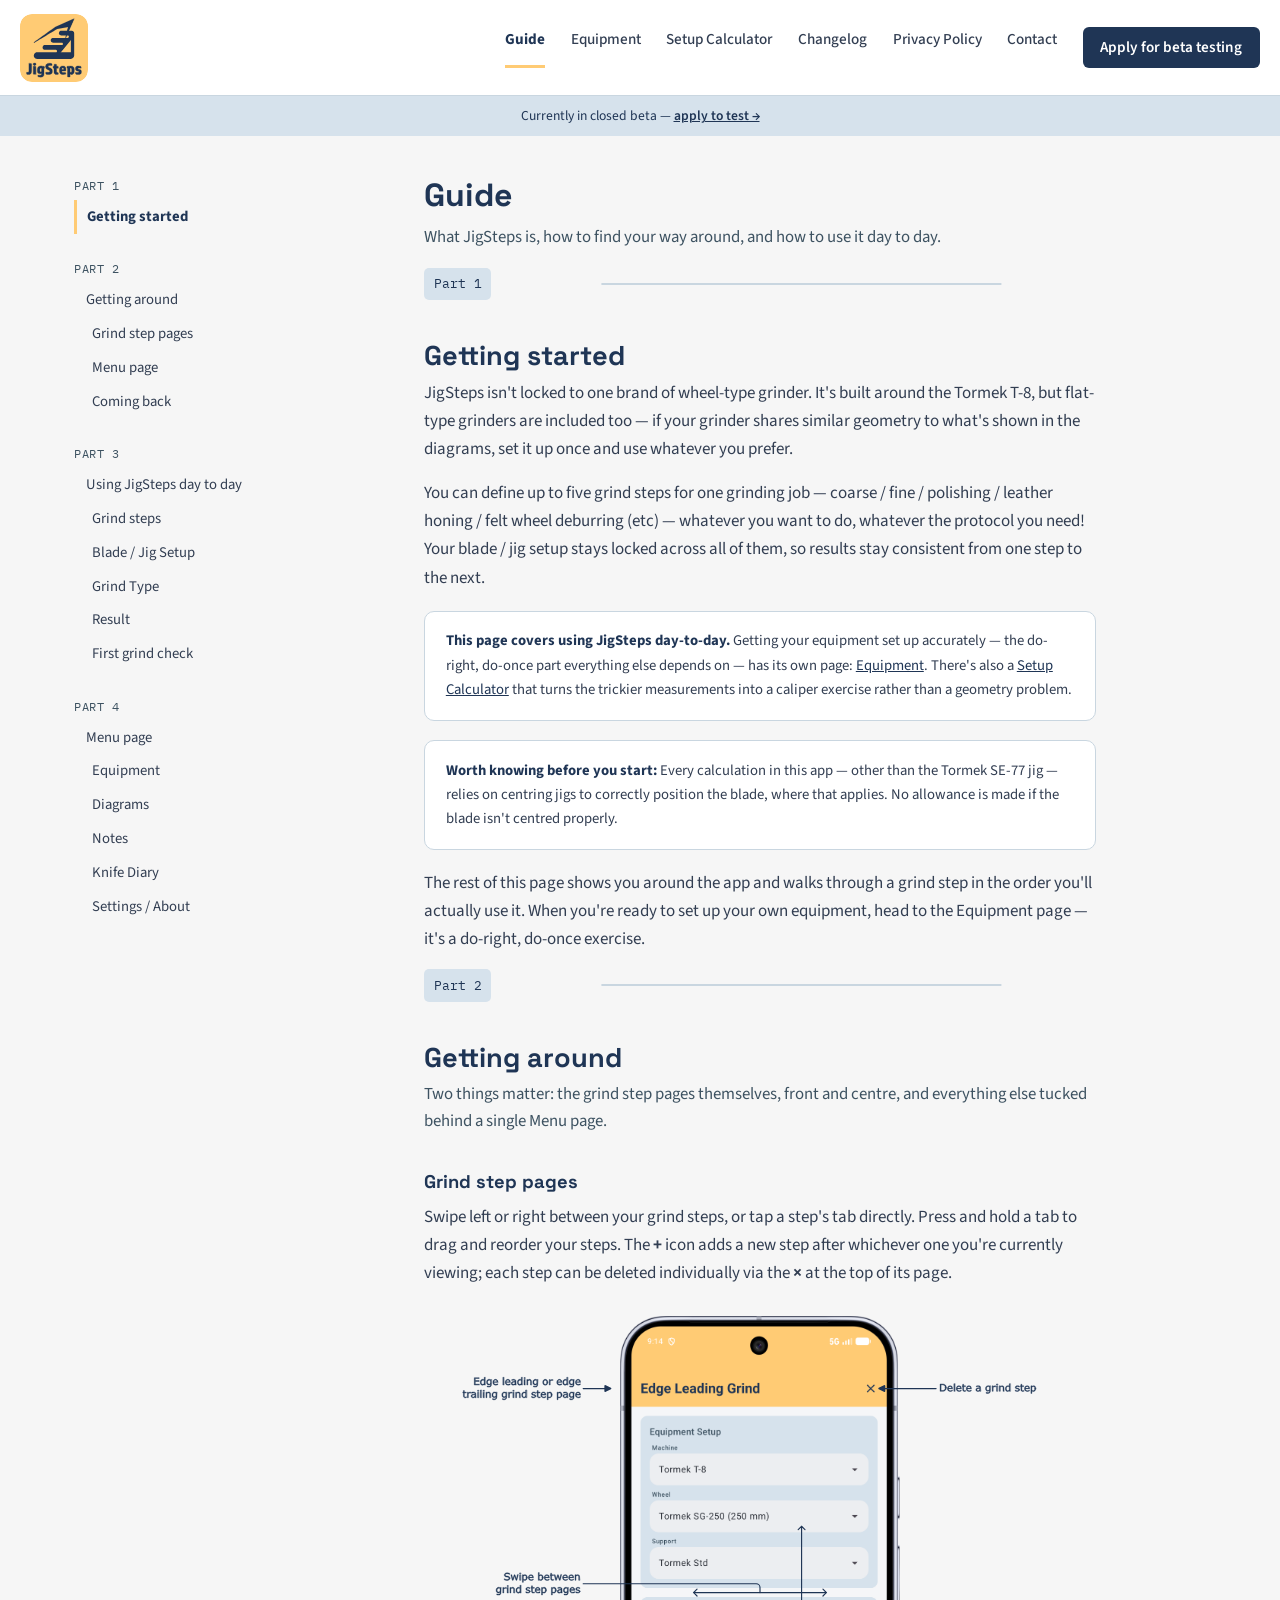
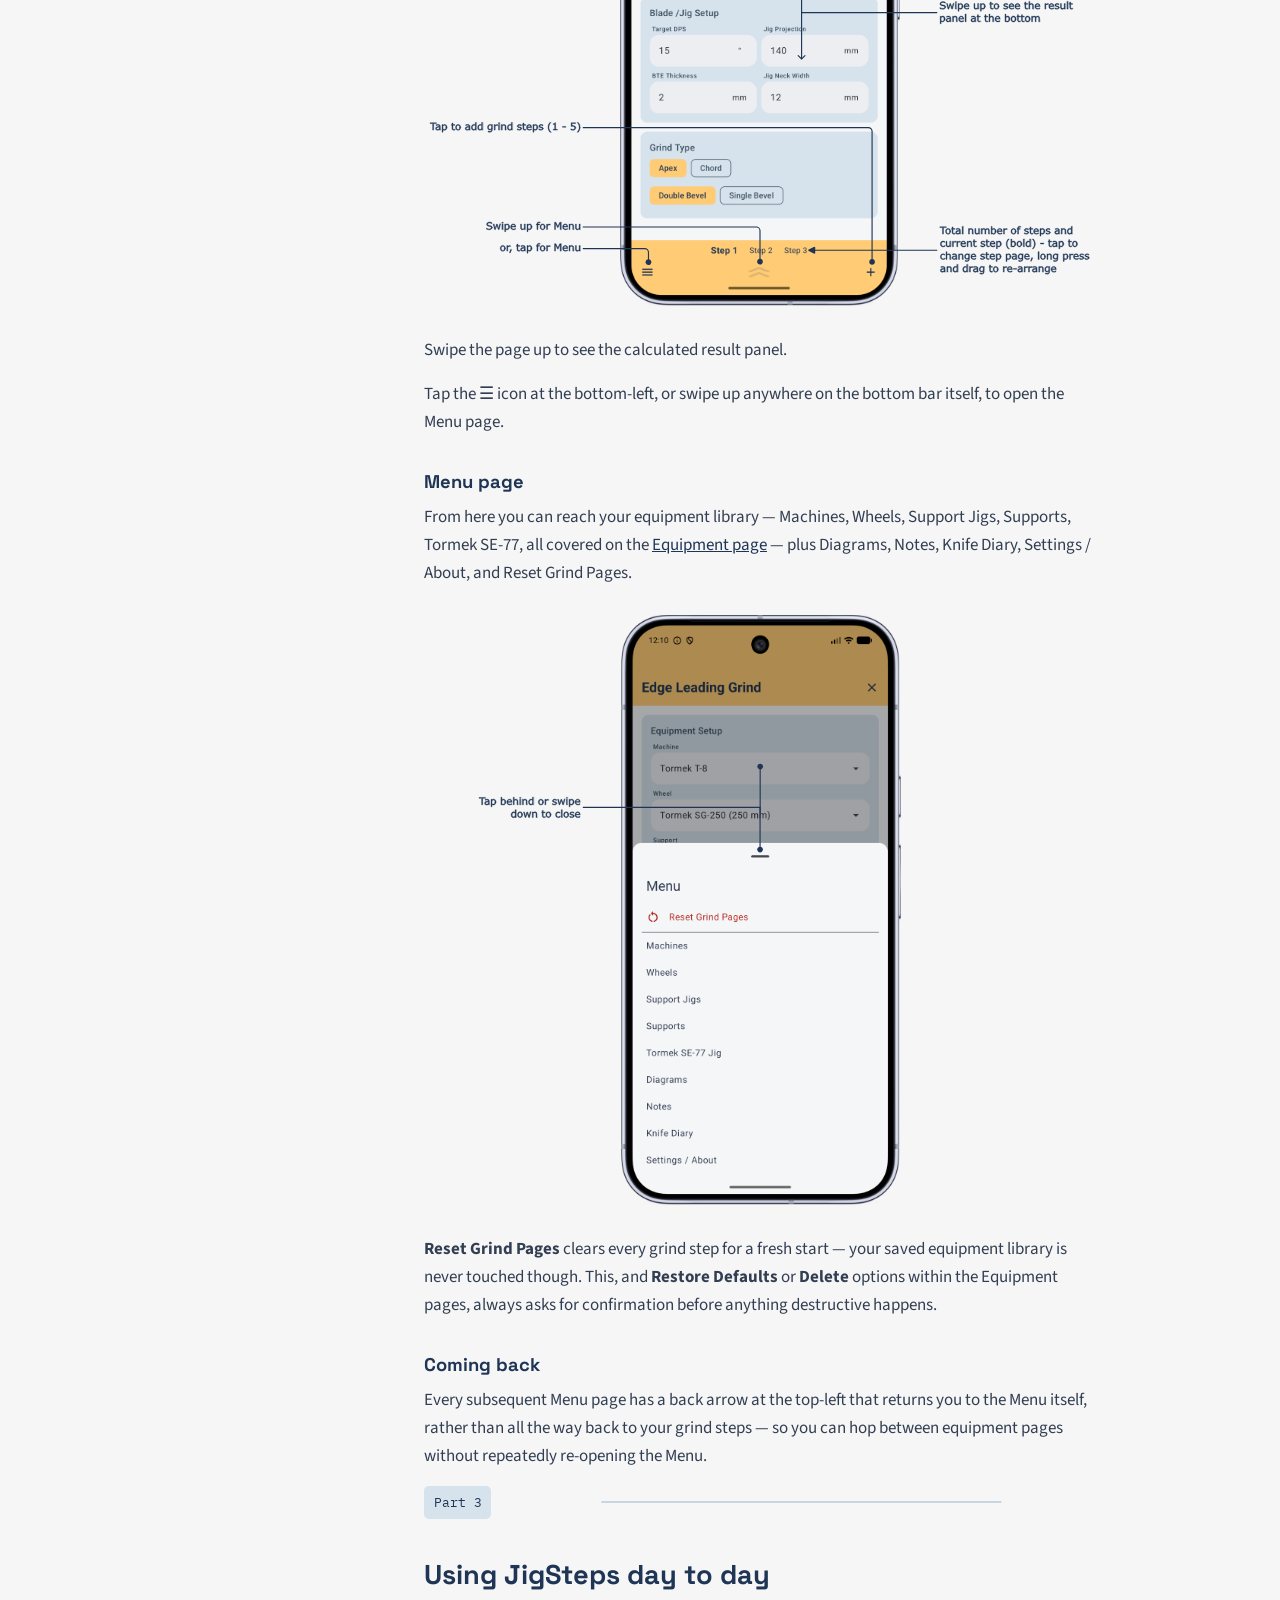
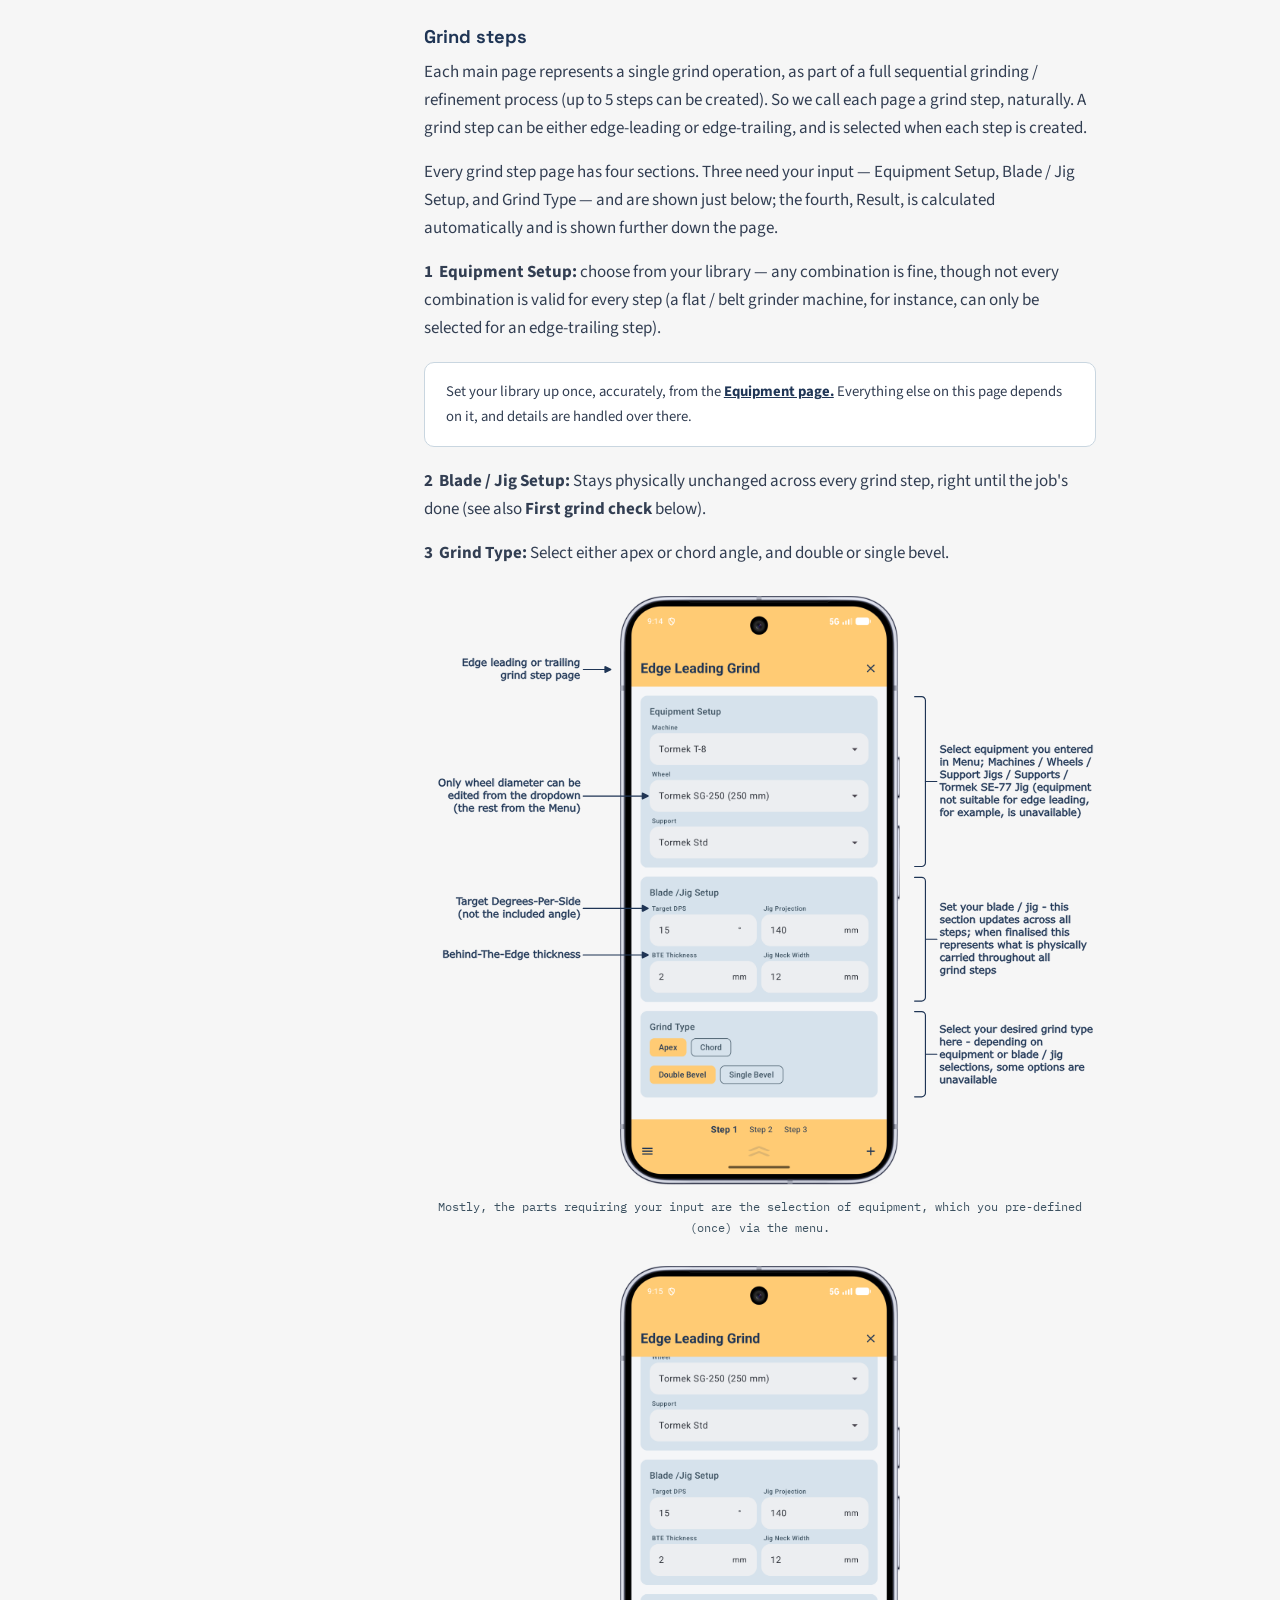
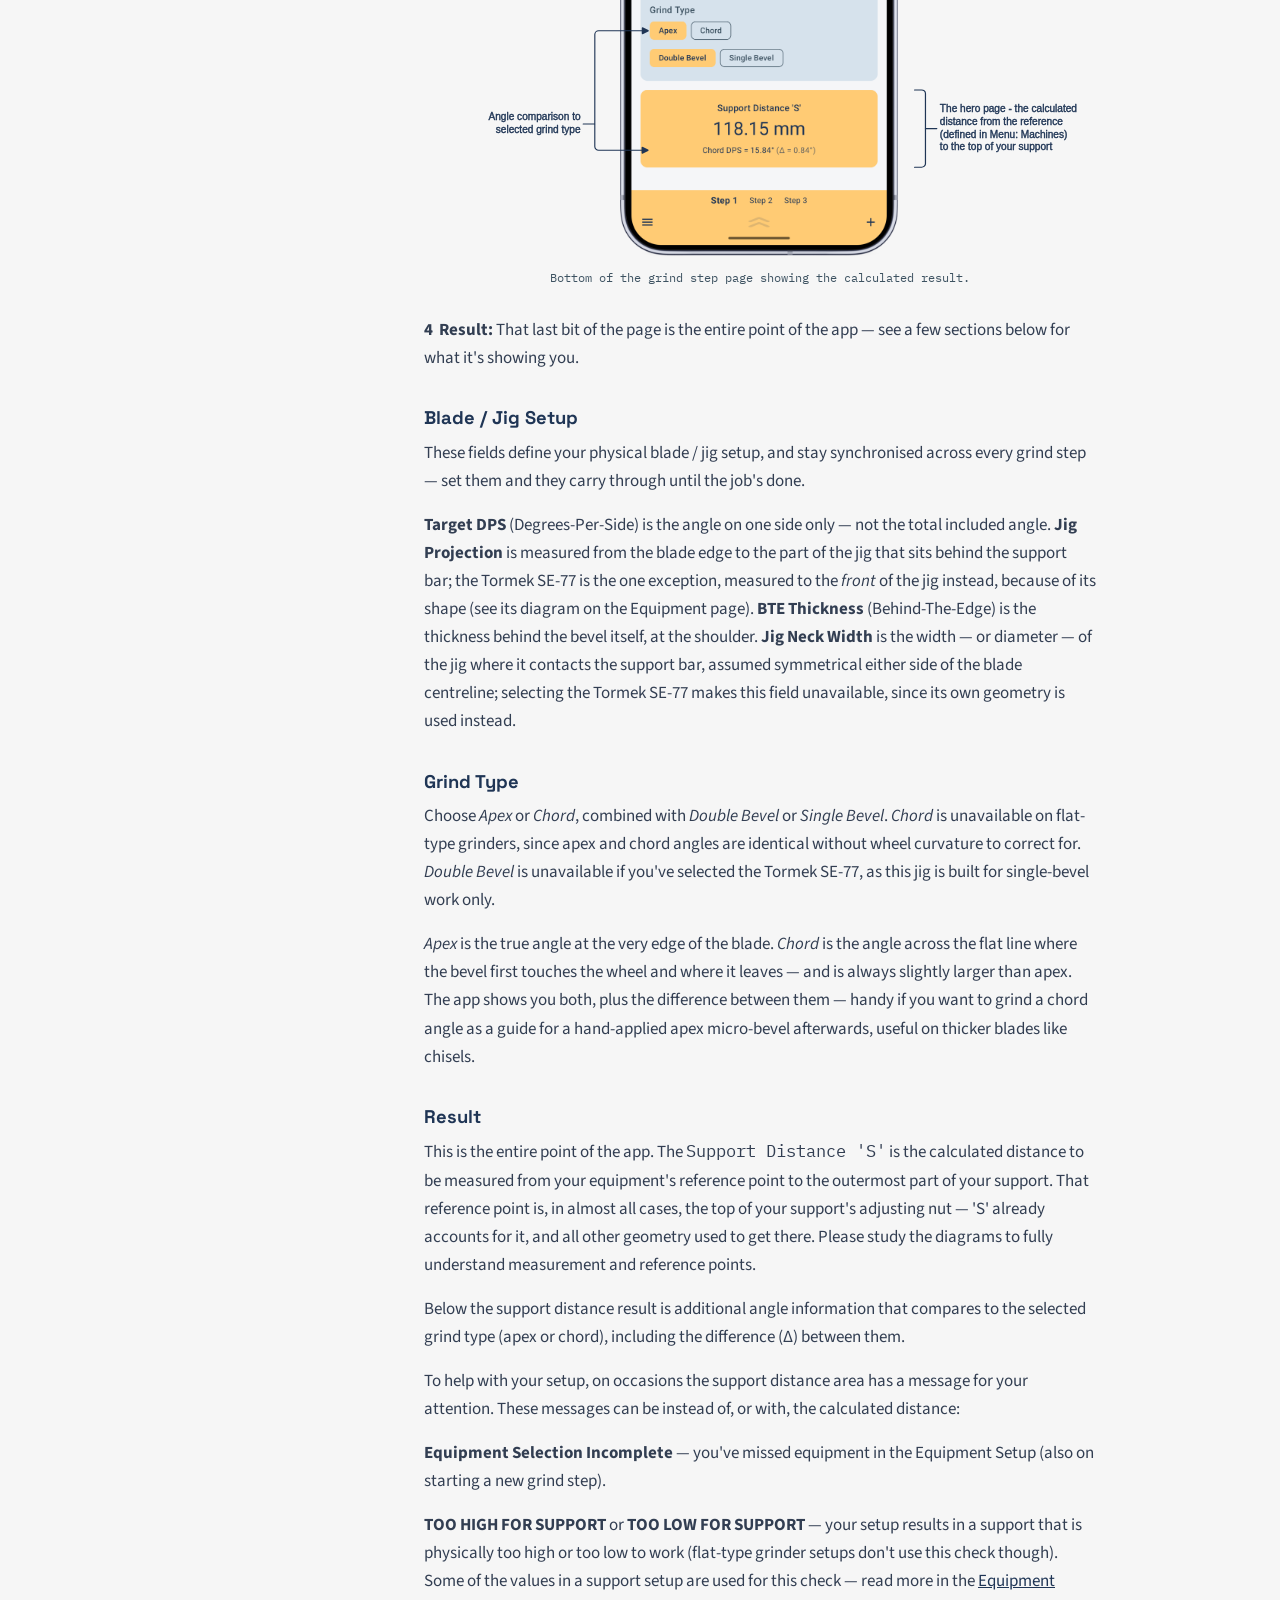
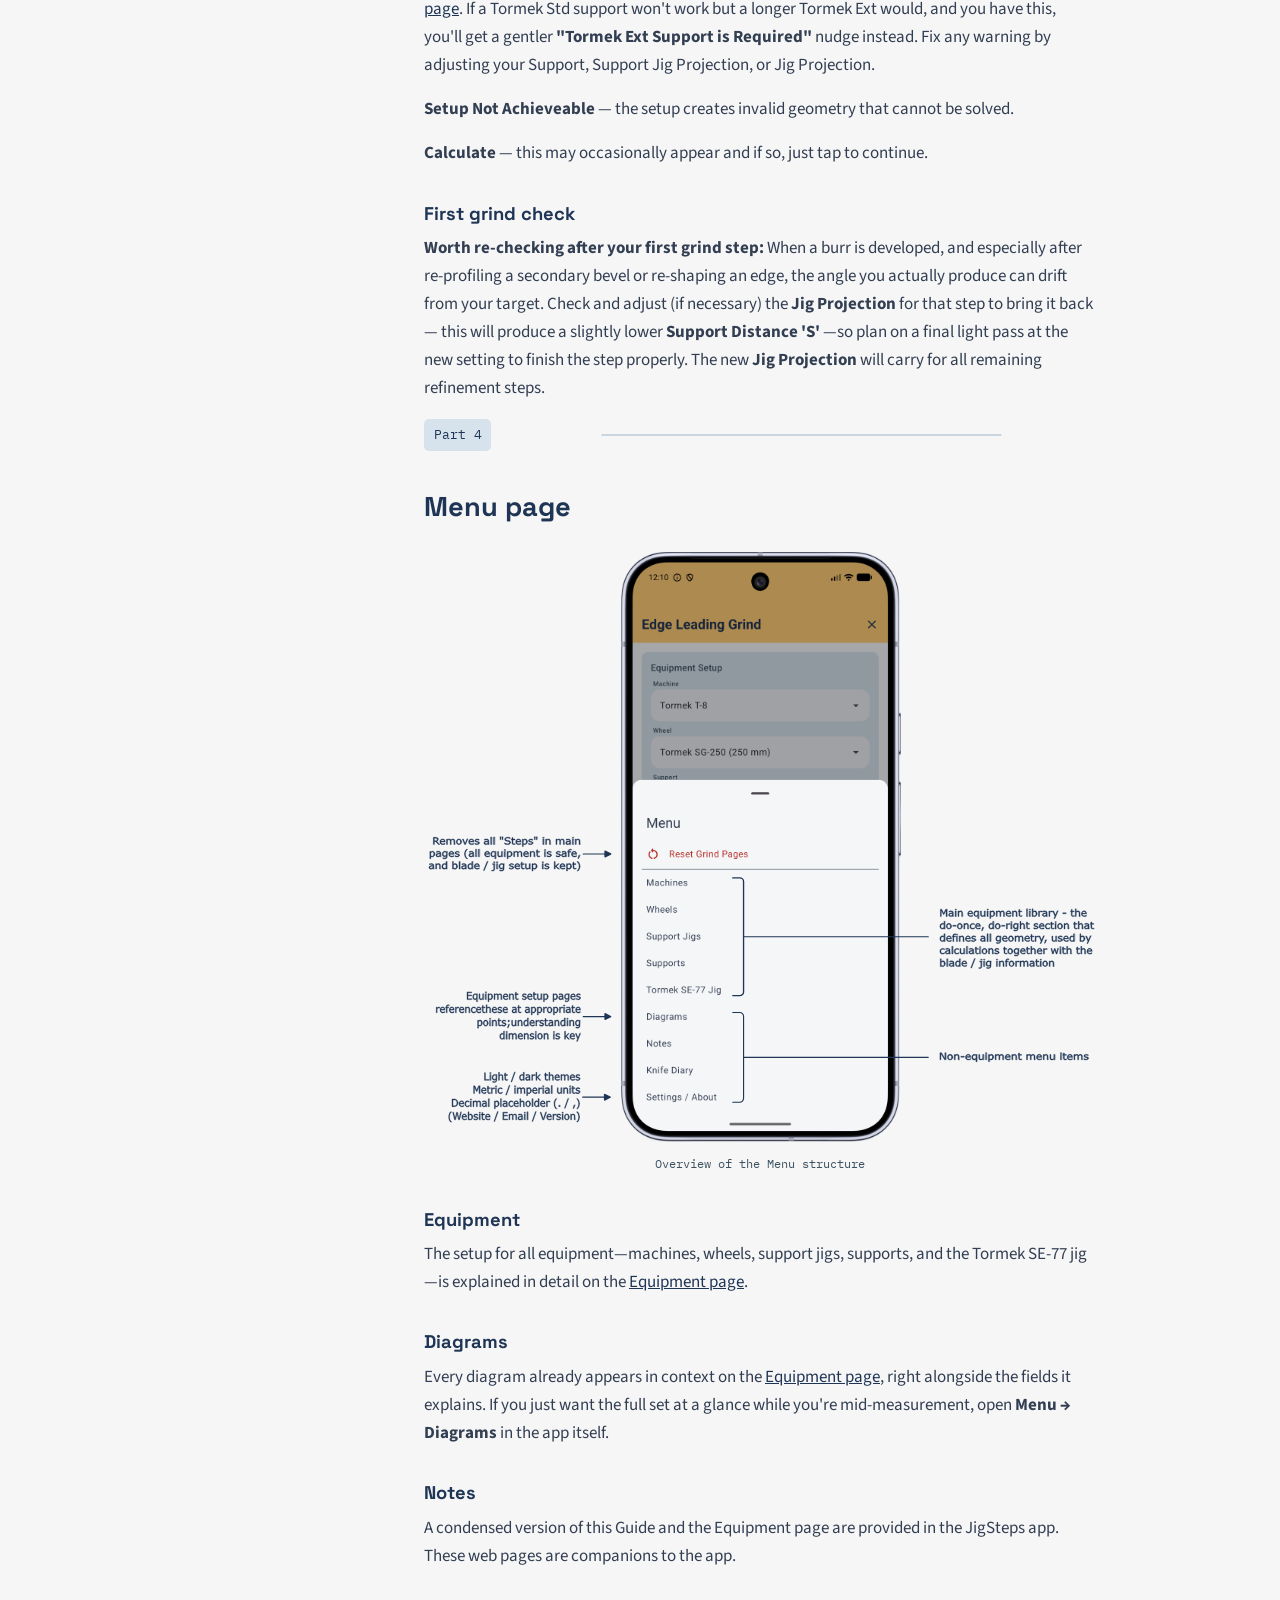
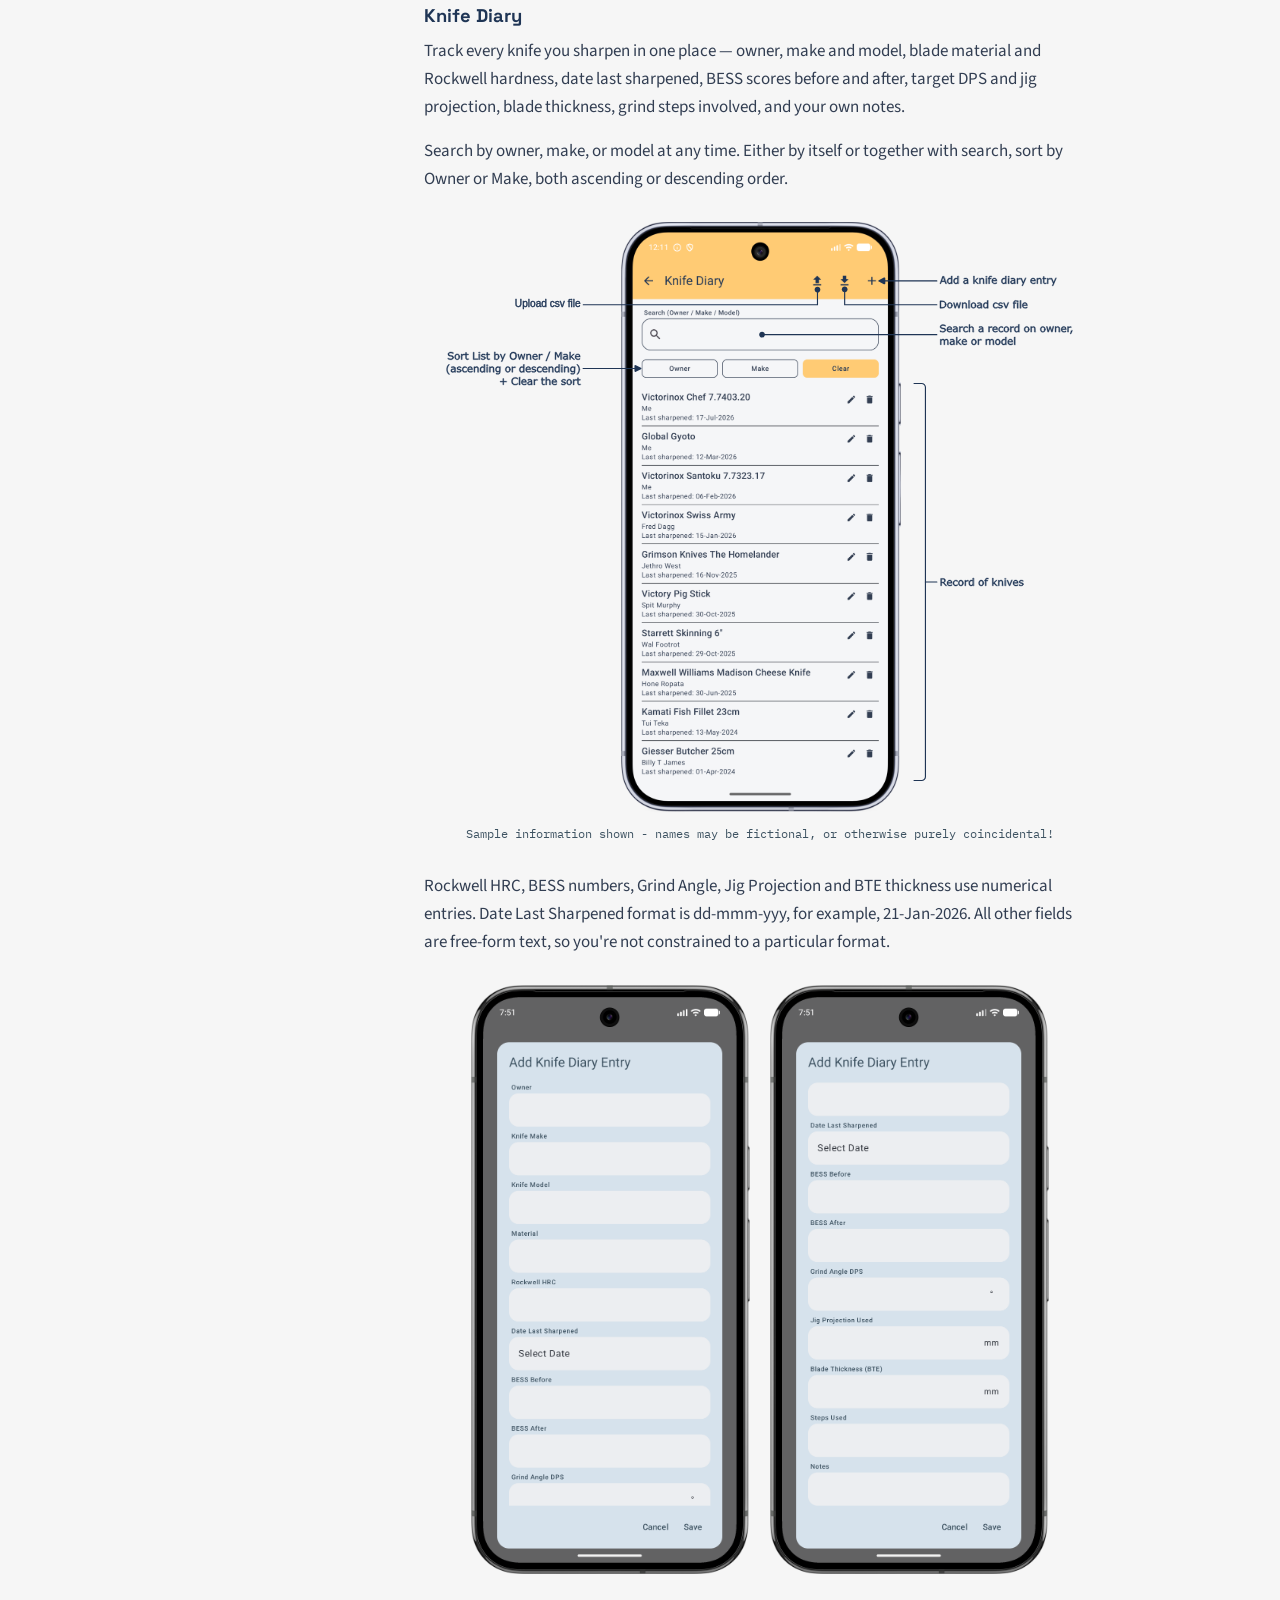
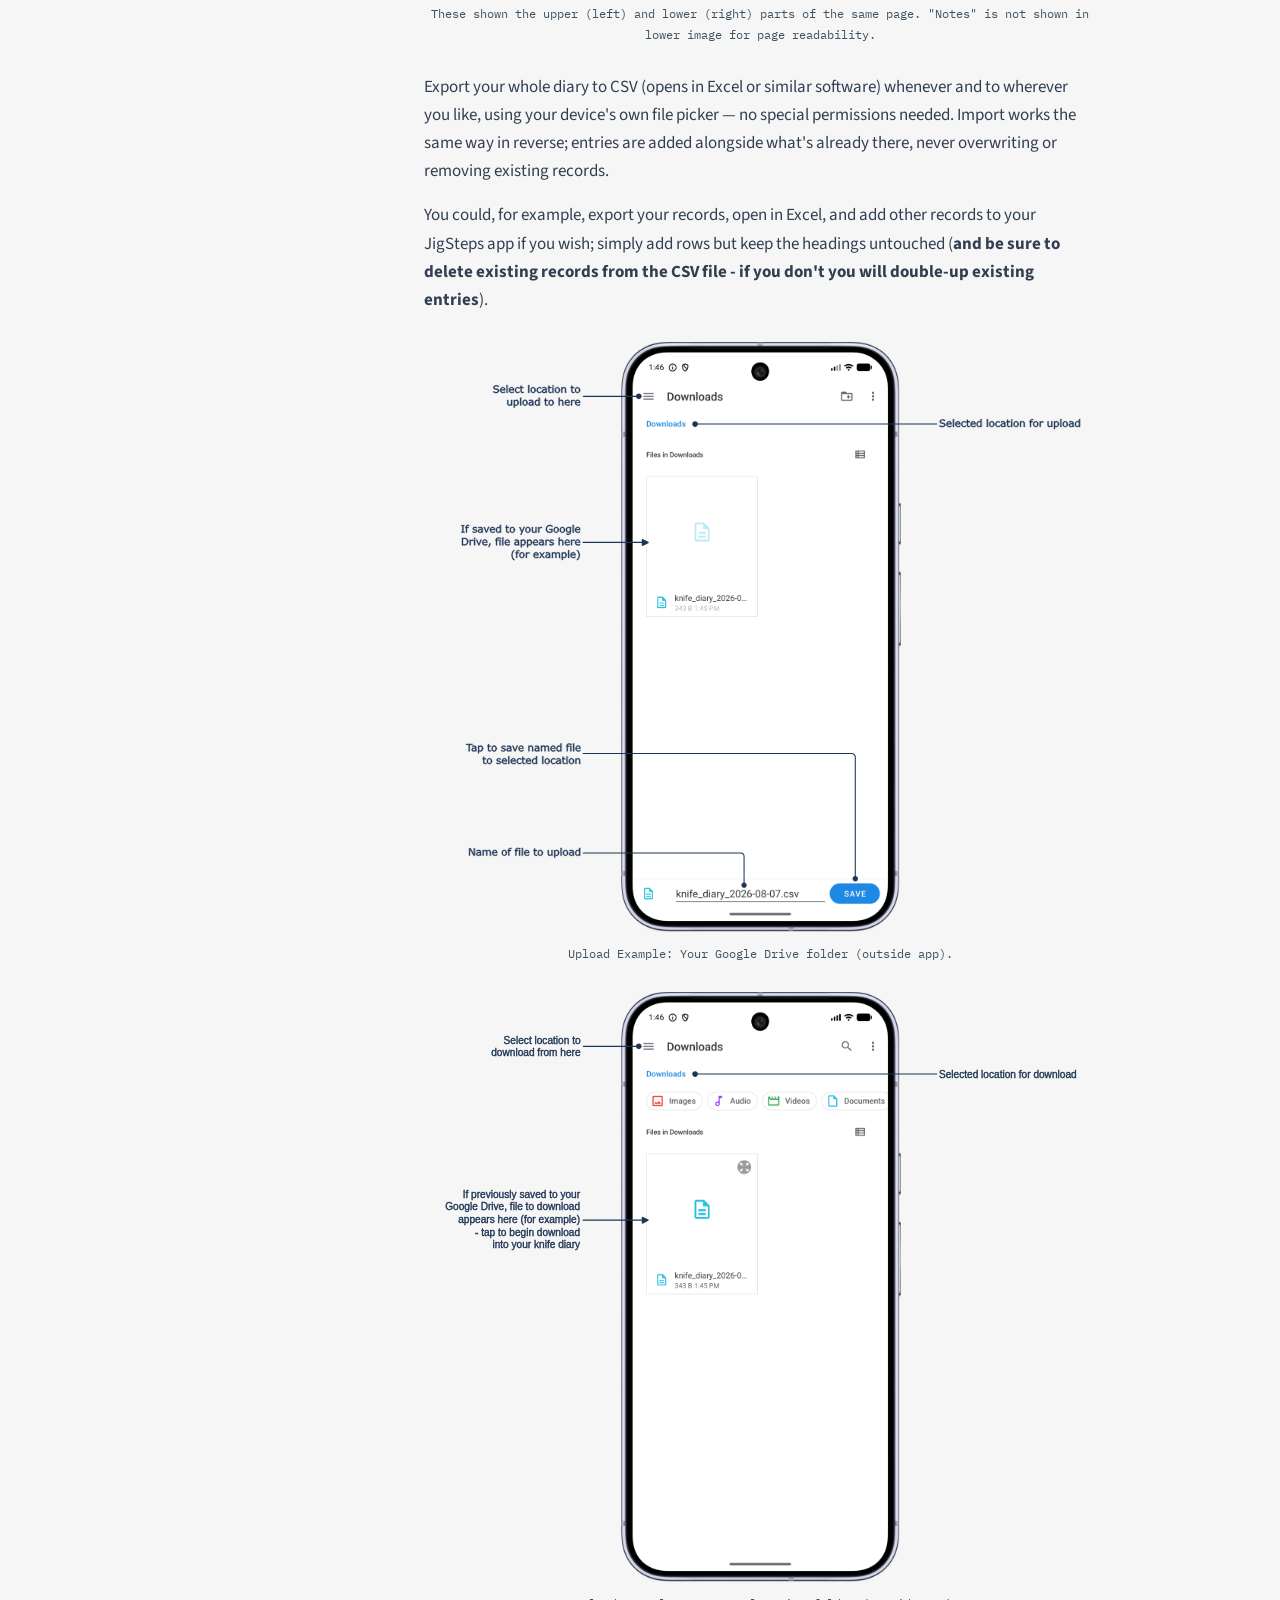
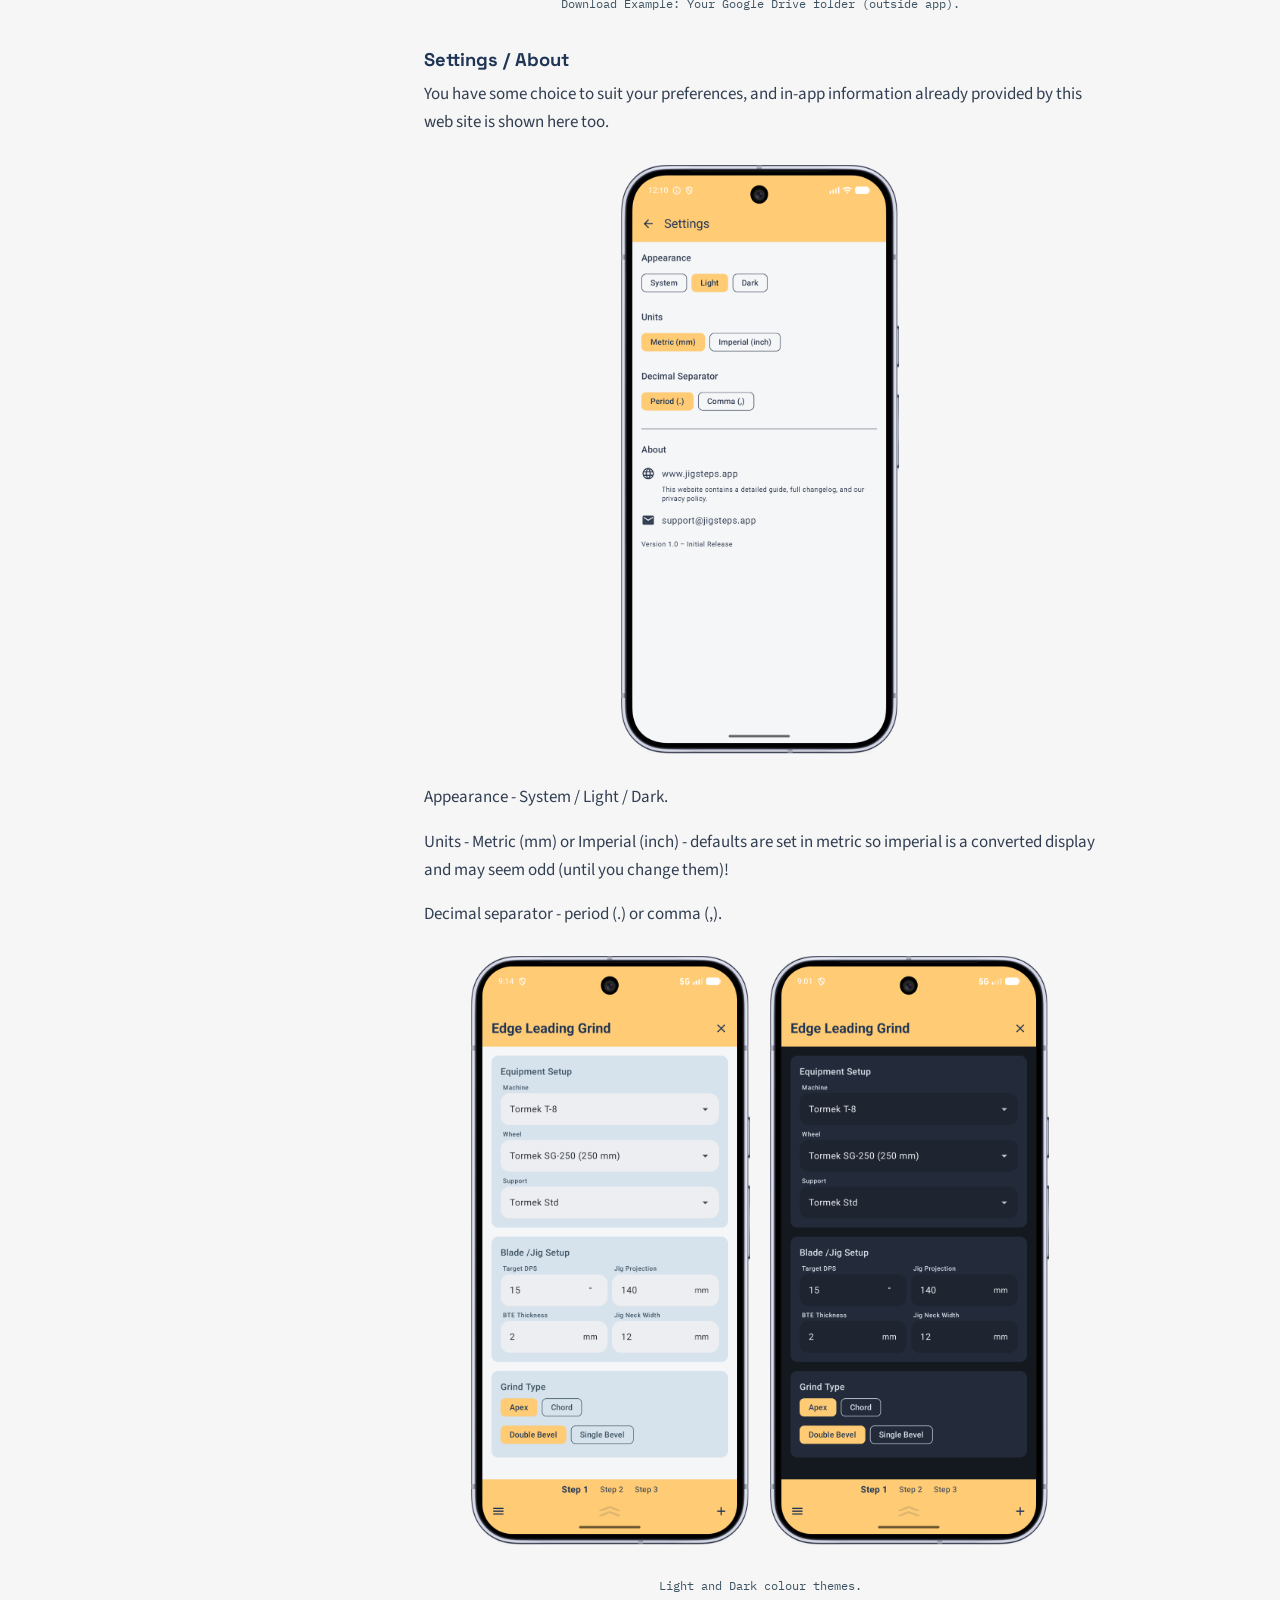
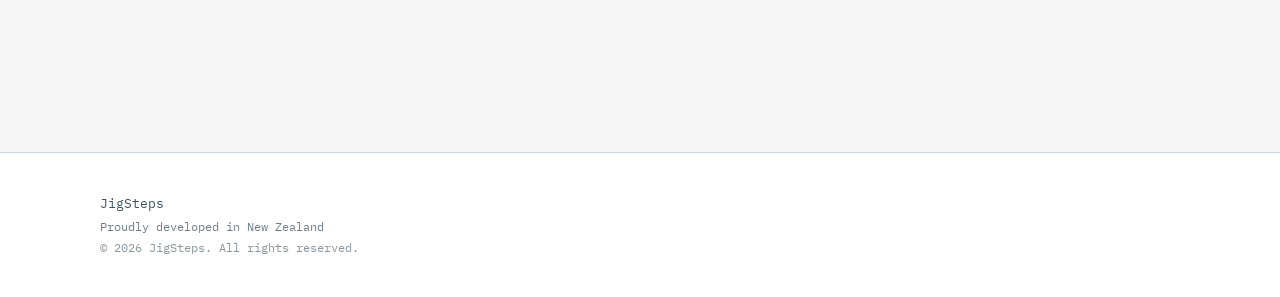
<file: guide.html>
<!DOCTYPE html>
<html lang="en">
<head>
<meta charset="UTF-8">
<meta name="viewport" content="width=device-width, initial-scale=1.0, minimum-scale=1.0, viewport-fit=cover">
<title>Guide — JigSteps</title>
<meta name="description" content="The JigSteps guide — what it does, how to get around, and how to use it day to day.">
<meta property="og:title" content="Guide — JigSteps">
<meta property="og:description" content="The JigSteps guide — what it does, how to get around, and how to use it day to day.">
<meta property="og:image" content="https://jigsteps.app/assets/Logo_Final_Full.svg">
<meta property="og:url" content="https://jigsteps.app/guide.html">
<meta property="og:type" content="website">
<link rel="icon" href="favicon.ico" sizes="any">
<link rel="icon" href="assets/favicon.svg" type="image/svg+xml">
<link rel="apple-touch-icon" href="assets/apple-touch-icon.png">
<link rel="preconnect" href="https://fonts.googleapis.com">
<link rel="preconnect" href="https://fonts.gstatic.com" crossorigin>
<link href="https://fonts.googleapis.com/css2?family=Space+Grotesk:wght@500;600;700&family=Source+Sans+3:wght@400;500;600&family=IBM+Plex+Mono:wght@500;600&display=swap" rel="stylesheet">
<style>

  /* ============ TOKENS (from Color.kt — locked) ============ */
  :root{
    --amber: #FFCB74;      /* PrimaryLight — sparing accent only */
    --navy: #1F3555;       /* OnPrimaryLight */
    --paleblue: #D6E2EC;   /* SecondaryLight */
    --bg: #F6F6F6;         /* BackgroundLight */
    --ink: #323E52;        /* OnBackgroundLight — body text, softer than navy */
    --muted: #3D5261;      /* OnSecondaryLight — captions, quiet labels */
    --white: #FFFFFF;
    --line: #C9D6E0;

    --font-display: 'Space Grotesk', sans-serif;
    --font-body: 'Source Sans 3', sans-serif;
    --font-mono: 'IBM Plex Mono', monospace;

    --measure: 42rem;
    --nav-w: 240px;
    --topbar-h: 96px;   /* keep in sync with actual rendered .topbar height */
  }

.shot-row{
  display: flex;
  gap: 1.25rem;
  margin: 1.8rem 0;
  align-items: flex-start;
  width: 86%;
  margin-left: auto;
  margin-right: auto;
}
.shot-row img{
  flex: 1;
  width: 0; /* forces flex children to share space equally regardless of intrinsic size */
  height: auto;
  border-radius: 10px;
}
@media (max-width: 600px){
  .shot-row{ flex-direction: column; }
  .shot-row img{ width: 100%; }
}

.shot-half{
  width: calc((86% - 1.25rem) / 2);
  border-radius: 10px;
  display: block;
  margin: 0 auto;
}

/* The fixed 1.25rem subtracted above eats a bigger slice of a narrow
   mobile column than it does of the wide desktop one, so shot-half
   renders a touch smaller, proportionally, on phones. Nudge it back up. */
@media (max-width: 600px){
  .shot-half{ width: calc(((86% - 1.25rem) / 2) * 1.05); }
}

/* A pair of un-annotated screenshots shown side by side (e.g. the light/
   dark theme pair) - each image keeps the same proportional shot-half
   width (so it still visually matches the annotated screenshots); this
   wrapper just places two of them next to each other instead of stacking
   full width. Unlike .shot-row, it does NOT switch to a stacked layout on
   narrow screens - each image is already small enough to sit side by side.
   If a given pair still feels cramped on a phone, changing flex-direction
   to column below stacks them instead, still at their correct small size. */
.shot-half-row{
  display: flex;
  gap: 1.25rem;
  margin: 1.8rem 0;
  justify-content: center;
}
.shot-half-row .shot-half{ margin: 0; }

  *{ box-sizing: border-box; }
  html{ scroll-behavior: smooth; }
  body{
    margin:0;
    background: var(--bg);
    color: var(--ink);
    font-family: var(--font-body);
    font-size: 17px;
    line-height: 1.65;
    min-height: 100vh;
    display: flex;
    flex-direction: column;
  }

  h1,h2,h3{ font-family: var(--font-display); color: var(--navy); line-height: 1.2; margin: 0; }
  a{ color: var(--navy); }
  img{ max-width:100%; display:block; }

  /* ============ TOP BAR (mobile-first, also holds mobile nav) ============ */
  .topbar{
    position: sticky; top:0; z-index: 20;
    display:flex; align-items:center; gap:.75rem;
    background: var(--white);
    border-bottom: 1px solid var(--line);
    padding: .85rem 1.25rem;
  }
  .logo-mark{ width:68px; height:68px; border-radius:12px; flex: none; display:block; }
  .topbar nav{ margin-left:auto; display:flex; gap:1.6rem; }
  .topbar nav a{ text-decoration:none; color: var(--ink); font-size:.95rem; font-weight:500; }
  .topbar nav a:hover{ color: var(--navy); }

  .topbar nav a.active {
    color: var(--navy);
    font-weight: 700;
    box-shadow: inset 0 -3px 0 var(--amber);
}

  .topbar nav a.cta{
    background: var(--navy); color: var(--white); padding:.5rem 1.1rem;
    border-radius: 6px; font-weight:600;
  }
  @media (max-width:700px){ .topbar nav a:not(.cta){ display:none; } }

  /* ============ BETA STRIP — present site-wide during closed testing ============ */
  .beta-strip{ background: var(--paleblue); color: var(--navy); text-align:center; font-size:.85rem; padding:.55rem 1rem; }
  .beta-strip a{ color: var(--navy); font-weight:600; }

  footer{
    border-top: 1px solid var(--line); background: var(--white);
    padding: 2.5rem 2rem; margin-top: 2rem;
  }
  .footer-inner{
    max-width: 1080px; margin: 0 auto; display:flex; justify-content:space-between;
    align-items:center; flex-wrap:wrap; gap: 1rem;
  }
  .footer-brand{ font-family: var(--font-mono); font-size:.8rem; color: var(--muted); }
  .footer-tagline{ font-family: var(--font-mono); font-size:.72rem; color: var(--muted); opacity:.75; margin-top:.15rem; }
  .footer-copyright{ font-family: var(--font-mono); font-size:.72rem; color: var(--muted); opacity:.6; margin-top:.15rem; }

  /* ============ LAYOUT ============ */
  .shell{ display:flex; align-items:flex-start; max-width: 1180px; margin: 0 auto; flex: 1 0 auto; width: 100%; }

  nav.toc{
    width: var(--nav-w); flex: none;
    position: sticky; top: var(--topbar-h);
    height: calc(100vh - var(--topbar-h));
    overflow-y: auto;
    padding: 2.5rem 1.25rem 2rem 1.5rem;
  }
  nav.toc .part{ margin-bottom: 1.6rem; }
  nav.toc .part-label{
    font-family: var(--font-mono); font-size:.72rem; letter-spacing:.06em;
    color: var(--muted); text-transform: uppercase; margin-bottom:.3rem;
  }
  nav.toc a{
    display:block; text-decoration:none; color: var(--ink);
    font-size:.92rem; padding: .3rem 0 .3rem .6rem;
    border-left: 2px solid transparent;
  }
  nav.toc a:hover{ color: var(--navy); }
  nav.toc a.active{
    border-left: 3px solid var(--amber);
    color: var(--navy); font-weight:700;
  }

  main{ flex:1; min-width:0; padding: 2.5rem 2rem 6rem; }
  .content{ max-width: var(--measure); margin: 0 auto; }

  /* ============ SIGNATURE DIVIDER — echoes the annotation-arrow language of the screenshots ============ */
  .part-break{ display:flex; align-items:center; gap:1rem; margin: 5rem 0 2.5rem; }
  .part-break:first-of-type{ margin-top: 1rem; }
  .part-break .tag{
    font-family: var(--font-mono); font-size:.8rem; color: var(--navy);
    background: var(--paleblue); padding:.35rem .6rem; border-radius:5px;
    white-space:nowrap;
  }
  .part-break svg{ flex:1; min-width:0; height:14px; overflow:visible; }
  .part-break path{ stroke: var(--line); stroke-width:2; fill:none; }

  h1{ font-size: 2rem; margin-bottom: .6rem; }
  h2.part-title{ font-size:1.7rem; margin-bottom:.4rem; }
  h3{ font-size:1.15rem; margin: 2.2rem 0 .6rem; }
  p{ margin: 0 0 1rem; }
  .lede{ color: var(--muted); font-size:1.05rem; }

  /* ============ FIGURES ============ */
  figure{ margin: 1.8rem 0; }
  figure img{ border-radius:10px; }
  figcaption{
    font-family: var(--font-mono); font-size:.78rem; color: var(--muted);
    margin-top:.6rem; text-align:center;
  }

  /* ============ PLACEHOLDER BLOCKS — for shots not yet produced ============ */
  .placeholder{
    border: 1.5px dashed #B7C3CE;
    background: #ECEFF2;
    border-radius: 10px;
    padding: 2.2rem 1.5rem;
    text-align:center;
    color: var(--muted);
    font-size:.92rem;
  }
  .placeholder .ph-label{
    font-family: var(--font-mono); font-size:.72rem; letter-spacing:.04em;
    text-transform:uppercase; color:#8A97A3; display:block; margin-bottom:.5rem;
  }

  .draft-copy{
    border-left: 3px solid var(--navy);
    background: var(--paleblue);
    padding: 1rem 1.2rem;
    border-radius: 0 8px 0;
    font-style: italic;
    color: var(--navy);
    margin: 1rem 0;
  }
  .draft-copy .fix{ font-style:normal; font-family: var(--font-mono); font-size:.85rem; text-transform:uppercase; letter-spacing:.04em; display:block; margin-bottom:.4rem; color: var(--muted); }

  .callout{
    background: var(--white); border: 1px solid var(--line);
    border-radius: 10px; padding: 1.1rem 1.3rem; font-size:.92rem; margin: 1.2rem 0;
  }
  .callout strong{ color: var(--navy); }

  code, .stat{ font-family: var(--font-mono); }

  /* Anchor targets land clear of the sticky topbar */
  section[id], h3[id]{ scroll-margin-top: calc(var(--topbar-h) + 12px); }

  /* ============ RESPONSIVE ============ */
  @media (max-width: 880px){
    nav.toc{ display:none; }
    main{ padding: 1.6rem 1.25rem 4rem; }
    .part-break{ margin: 3.5rem 0 2rem; }
  }
</style>
<link rel="stylesheet" href="assets/nav.css">
</head>
<body>
<div id="page-top" style="height:0;"></div>
<div class="topbar">
  <a href="index.html" style="display:flex; align-items:center; text-decoration:none;">
    <img class="logo-mark" src="assets/Logo_Final_Full.svg" alt="JigSteps logo">
  </a>
  <nav>
    <a href="guide.html" class="active" aria-current="page">Guide</a>
    <a href="equipment.html">Equipment</a>
    <a href="calculator.html">Setup Calculator</a>
    <a href="changelog.html">Changelog</a>
    <a href="privacy.html">Privacy Policy</a>
    <a href="contact.html">Contact</a>
    <a href="index.html#beta-apply" class="cta">Apply&nbsp;for beta&nbsp;testing</a>
  </nav>
  <button type="button" class="nav-toggle" id="navToggle" aria-expanded="false" aria-controls="navDrawer" aria-label="Open menu">
    <span></span><span></span><span></span>
  </button>
</div>
<div class="beta-strip">Currently in closed beta — <a href="index.html#beta-apply">apply to test →</a></div>

<div class="nav-scrim" id="navScrim" hidden></div>
<div class="nav-drawer" id="navDrawer" aria-hidden="true">
  <div class="nav-drawer-head">
    <img class="nav-drawer-logo" src="assets/Logo_Final_Full.svg" alt="">
    <button type="button" class="nav-drawer-close" id="navClose" aria-label="Close menu">✕</button>
  </div>
  <div class="nav-drawer-links"></div>
</div>

<div class="shell">

  <nav class="toc" id="toc">
    <div class="part">
      <div class="part-label">Part 1</div>
      <a href="#page-top">Getting started</a>
    </div>
    <div class="part">
      <div class="part-label">Part 2</div>
      <a href="#navigation">Getting around</a>
      <a href="#nav-steps">&nbsp;&nbsp;Grind step pages</a>
      <a href="#nav-menu">&nbsp;&nbsp;Menu page</a>
      <a href="#nav-back">&nbsp;&nbsp;Coming back</a>
    </div>
    <div class="part">
      <div class="part-label">Part 3</div>
      <a href="#using">Using JigSteps day to day</a>
      <a href="#equip-grind">&nbsp;&nbsp;Grind steps</a>
      <a href="#equip-blade-jig">&nbsp;&nbsp;Blade / Jig Setup</a>
      <a href="#equip-grind-type">&nbsp;&nbsp;Grind Type</a>
      <a href="#equip-result">&nbsp;&nbsp;Result</a>
      <a href="#equip-variation">&nbsp;&nbsp;First grind check</a>
    </div>
    <div class="part">
      <div class="part-label">Part 4</div>
      <a href="#menu-ref">Menu page</a>
      <a href="#ref-equipment">&nbsp;&nbsp;Equipment</a>
      <a href="#ref-diagrams">&nbsp;&nbsp;Diagrams</a>
      <a href="#ref-notes">&nbsp;&nbsp;Notes</a>
      <a href="#ref-diary">&nbsp;&nbsp;Knife Diary</a>
      <a href="#ref-settings">&nbsp;&nbsp;Settings / About</a>
    </div>
  </nav>

  <main>
    <div class="content">

      <h1>Guide</h1>
      <p class="lede">What JigSteps is, how to find your way around, and how to use it day to day.</p>

      <!-- ============ PART 1 ============ -->
      <section id="getting-started">
        <div class="part-break"><span class="tag">Part 1</span><svg viewBox="0 0 400 14"><path d="M0,7 H400"/></svg></div>
        <h2 class="part-title">Getting started</h2>

        <p>JigSteps isn't locked to one brand of wheel-type grinder. It's built around the Tormek T-8, but flat-type grinders are included too — if your grinder shares similar geometry to what's shown in the diagrams, set it up once and use whatever you prefer.</p>

        <p>You can define up to five grind steps for one grinding job — coarse / fine / polishing / leather honing / felt wheel deburring (etc) — whatever you want to do, whatever the protocol you need! Your blade / jig setup stays locked across all of them, so results stay consistent from one step to the next.</p>

        <div class="callout">
          <strong>This page covers using JigSteps day-to-day.</strong> Getting your equipment set up accurately — the do-right, do-once part everything else depends on — has its own page: <a href="equipment.html">Equipment</a>. There's also a <a href="calculator.html">Setup Calculator</a> that turns the trickier measurements into a caliper exercise rather than a geometry problem.
        </div>

        <div class="callout">
          <strong>Worth knowing before you start:</strong> Every calculation in this app — other than the Tormek SE-77 jig — relies on centring jigs to correctly position the blade, where that applies. No allowance is made if the blade isn't centred properly.
        </div>

        <p>The rest of this page shows you around the app and walks through a grind step in the order you'll actually use it. When you're ready to set up your own equipment, head to the Equipment page — it's a do-right, do-once exercise.</p>
      </section>

      <!-- ============ PART 2 — NAVIGATION ============ -->
      <section id="navigation">
        <div class="part-break"><span class="tag">Part 2</span><svg viewBox="0 0 400 14"><path d="M0,7 H400"/></svg></div>
        <h2 class="part-title">Getting around</h2>
        <p class="lede">Two things matter: the grind step pages themselves, front and centre, and everything else tucked behind a single Menu page.</p>

        <h3 id="nav-steps">Grind step pages</h3>
        <p>Swipe left or right between your grind steps, or tap a step's tab directly. Press and hold a tab to drag and reorder your steps. The <strong>+</strong> icon adds a new step after whichever one you're currently viewing; each step can be deleted individually via the <strong>×</strong> at the top of its page.</p>

        <figure>
          <img src="assets/Guide_1_edge_leading_nav_annotated.svg" alt="Grind step page annotated with the bottom navigation bar, step tabs, and add/delete controls">
        </figure>

	<p>Swipe the page up to see the calculated result panel.</p>

       	<p>Tap the ☰ icon at the bottom-left, or swipe up anywhere on the bottom bar itself, to open the Menu page.</p>

        <h3 id="nav-menu">Menu page</h3>
        <p>From here you can reach your equipment library — Machines, Wheels, Support Jigs, Supports, Tormek SE-77, all covered on the <a href="equipment.html">Equipment page</a> — plus Diagrams, Notes, Knife Diary, Settings / About, and Reset Grind Pages.</p>

        <figure>
          <img src="assets/Guide_2_menu_nav_annotated.svg" alt="The Menu sheet, annotated with the tap-behind or swipe-down gesture used to close it">
        </figure>

        <p><strong>Reset Grind Pages</strong> clears every grind step for a fresh start — your saved equipment library is never touched though. This, and <strong>Restore Defaults</strong> or <strong>Delete</strong> options within the Equipment pages, always asks for confirmation before anything destructive happens.</p>

        <h3 id="nav-back">Coming back</h3>
        <p>Every subsequent Menu page has a back arrow at the top-left that returns you to the Menu itself, rather than all the way back to your grind steps — so you can hop between equipment pages without repeatedly re-opening the Menu.</p>
      </section>

      <!-- ============ PART 3 — USING JIGSTEPS DAY TO DAY ============ -->
      <section id="using">
        <div class="part-break"><span class="tag">Part 3</span><svg viewBox="0 0 400 14"><path d="M0,7 H400"/></svg></div>
        <h2 class="part-title">Using JigSteps day to day</h2>

	<h3 id="equip-grind">Grind steps</h3>
        <p>Each main page represents a single grind operation, as part of a full sequential grinding / refinement process (up to 5 steps can be created). So we call each page a grind step, naturally. A grind step can be either edge-leading or edge-trailing, and is selected when each step is created.</p>

	<p>Every grind step page has four sections. Three need your input — Equipment Setup, Blade / Jig Setup, and Grind Type — and are shown just below; the fourth, Result, is calculated automatically and is shown further down the page.</p>

	<p><strong>1&nbsp;&nbsp;Equipment Setup:</strong> choose from your library — any combination is fine, though not every combination is valid for every step (a flat / belt grinder machine, for instance, can only be selected for an edge-trailing step).</p>

        <div class="callout">
          Set your library up once, accurately, from the <strong><a href="equipment.html">Equipment page.</a></strong> Everything else on this page depends on it, and details are handled over there.
        </div>


	<p><strong>2&nbsp;&nbsp;Blade / Jig Setup:</strong> Stays physically unchanged across every grind step, right until the job's done (see also <strong>First grind check</strong> below).</p>

	<p><strong>3&nbsp;&nbsp;Grind Type:</strong> Select either apex or chord angle, and double or single bevel.</p>

        <figure>
          <img src="assets/Guide_3_edge_leading_grind_upper_annotated.svg" alt="Grind step page (upper) showing sections">
	  <figcaption>Mostly, the parts requiring your input are the selection of equipment, which you pre-defined (once) via the menu.</figcaption>
	</figure>

        <figure>
          <img src="assets/Guide_4_edge_leading_grind_lower_annotated.svg" alt="Grind steps page (lower) showing result">
	  <figcaption>Bottom of the grind step page showing the calculated result.</figcaption>
	</figure>

        <p><strong>4&nbsp;&nbsp;Result:</strong> That last bit of the page is the entire point of the app — see a few sections below for what it's showing you.</p>

        <h3 id="equip-blade-jig">Blade / Jig Setup</h3>
        <p>These fields define your physical blade / jig setup, and stay synchronised across every grind step — set them and they carry through until the job's done.</p>

        <p><strong>Target DPS</strong> (Degrees-Per-Side) is the angle on one side only — not the total included angle. <strong>Jig Projection</strong> is measured from the blade edge to the part of the jig that sits behind the support bar; the Tormek SE-77 is the one exception, measured to the <em>front</em> of the jig instead, because of its shape (see its diagram on the Equipment page). <strong>BTE Thickness</strong> (Behind-The-Edge) is the thickness behind the bevel itself, at the shoulder. <strong>Jig Neck Width</strong> is the width — or diameter — of the jig where it contacts the support bar, assumed symmetrical either side of the blade centreline; selecting the Tormek SE-77 makes this field unavailable, since its own geometry is used instead.</p>

        <h3 id="equip-grind-type">Grind Type</h3>
        <p>Choose <em>Apex</em> or <em>Chord</em>, combined with <em>Double Bevel</em> or <em>Single Bevel</em>. <em>Chord</em> is unavailable on flat-type grinders, since apex and chord angles are identical without wheel curvature to correct for. <em>Double Bevel</em> is unavailable if you've selected the Tormek SE-77, as this jig is built for single-bevel work only.</p>
        <p><em>Apex</em> is the true angle at the very edge of the blade. <em>Chord</em> is the angle across the flat line where the bevel first touches the wheel and where it leaves — and is always slightly larger than apex. The app shows you both, plus the difference between them — handy if you want to grind a chord angle as a guide for a hand-applied apex micro-bevel afterwards, useful on thicker blades like chisels.</p>

        <h3 id="equip-result">Result</h3>
        <p>This is the entire point of the app. The <span class="stat">Support Distance 'S'</span> is the calculated distance to be measured from your equipment's reference point to the outermost part of your support. That reference point is, in almost all cases, the top of your support's adjusting nut — 'S' already accounts for it, and all other geometry used to get there. Please study the diagrams to fully understand measurement and reference points.</p>

	<p>Below the support distance result is additional angle information that compares to the selected grind type (apex or chord), including the difference (&#x0394;) between them.</p>

	<p>To help with your setup, on occasions the support distance area has a message for your attention. These messages can be instead of, or with, the calculated distance:</p>

	<p><strong>Equipment Selection Incomplete</strong> — you've missed equipment in the Equipment Setup (also on starting a new grind step).</p>

        <p><strong>TOO HIGH FOR SUPPORT</strong> or <strong>TOO LOW FOR SUPPORT</strong> — your setup results in a support that is physically too high or too low to work (flat-type grinder setups don't use this check though). Some of the values in a support setup are used for this check — read more in the <a href="equipment.html">Equipment page</a>. If a Tormek Std support won't work but a longer Tormek Ext would, and you have this, you'll get a gentler <strong>"Tormek Ext Support is Required"</strong> nudge instead. Fix any warning by adjusting your Support, Support Jig Projection, or Jig Projection.</p>

	<p><strong>Setup Not Achieveable</strong> — the setup creates invalid geometry that cannot be solved.

	<p><strong>Calculate</strong> — this may occasionally appear and if so, just tap to continue.
        
        <h3 id="equip-variation">First grind check</h3>
	<p><strong>Worth re-checking after your first grind step:</strong> When a burr is developed, and especially after re-profiling a secondary bevel or re-shaping an edge, the angle you actually produce can drift from your target. Check and adjust (if necessary) the <strong>Jig Projection</strong> for that step to bring it back — this will produce a slightly lower <strong>Support Distance 'S'</strong> —so plan on a final light pass at the new setting to finish the step properly. The new <strong>Jig Projection</strong> will carry for all remaining refinement steps.
      </section>

      <!-- ============ PART 4 — MENU REFERENCE ============ -->
      <section id="menu-ref">
        <div class="part-break"><span class="tag">Part 4</span><svg viewBox="0 0 400 14"><path d="M0,7 H400"/></svg></div>
        <h2 class="part-title">Menu page</h2>

	<figure>
	  <img src="assets/Guide_5_menu_annotated.svg" alt="Menu Annotated">
	  <figcaption>Overview of the Menu structure</figcaption>
	</figure>

        <h3 id="ref-equipment">Equipment</h3>
        <p>The setup for all equipment—machines, wheels, support jigs, supports, and the Tormek SE-77 jig—is explained in detail on the <a href="equipment.html">Equipment page</a>.</p>

        <h3 id="ref-diagrams">Diagrams</h3>
        <p>Every diagram already appears in context on the <a href="equipment.html">Equipment page</a>, right alongside the fields it explains. If you just want the full set at a glance while you're mid-measurement, open <strong>Menu → Diagrams</strong> in the app itself.</p>

        <h3 id="ref-notes">Notes</h3>
        <p>A condensed version of this Guide and the Equipment page are provided in the JigSteps app. These web pages are companions to the app.</p>

        <h3 id="ref-diary">Knife Diary</h3>
        <p>Track every knife you sharpen in one place — owner, make and model, blade material and Rockwell hardness, date last sharpened, BESS scores before and after, target DPS and jig projection, blade thickness, grind steps involved, and your own notes.</p>

	<p>Search by owner, make, or model at any time. Either by itself or together with search, sort by Owner or Make, both ascending or descending order.</p>

	<figure>
	  <img src="assets/Guide_6_knife_diary_page.svg" alt="Knife Diary Page">
	  <figcaption>Sample information shown - names may be fictional, or otherwise purely coincidental!</figcaption>
	</figure>

	<p>Rockwell HRC, BESS numbers, Grind Angle, Jig Projection and BTE thickness use numerical entries. Date Last Sharpened format is dd-mmm-yyy, for example, 21-Jan-2026. All other fields are free-form text, so you're not constrained to a particular format.</p>

	<figure>
	  <div class="shot-half-row">
	    <img class="shot-half" src="assets/Guide_7_add_knife_upper.svg" alt="Add Knife Diary Entry - Upper">
	    <img class="shot-half" src="assets/Guide_8_add_knife_lower.svg" alt="Add Knife Diary Entry - Lower">
	  </div>
	  <figcaption>These shown the upper (left) and lower (right) parts of the same page. "Notes" is not shown in lower image for page readability.</figcaption>
	</figure>

        <p>Export your whole diary to CSV (opens in Excel or similar software) whenever and to wherever you like, using your device's own file picker — no special permissions needed. Import works the same way in reverse; entries are added alongside what's already there, never overwriting or removing existing records.</p>

	<p>You could, for example, export your records, open in Excel, and add other records to your JigSteps app if you wish; simply add rows but keep the headings untouched (<strong>and be sure to delete existing records from the CSV file - if you don't you will double-up existing entries</strong>).</p>

	<figure>
	  <img src="assets/Guide_9_knife_upload.svg" alt="Knife Diary Upload Page">
	  <figcaption>Upload Example: Your Google Drive folder (outside app).</figcaption>
	</figure>

	<figure>
	  <img src="assets/Guide_10_knife_download.svg" alt="Knife Diary Download Page">
	  <figcaption>Download Example: Your Google Drive folder (outside app).</figcaption>
	</figure>

        <h3 id="ref-settings">Settings / About</h3>
        <p>You have some choice to suit your preferences, and in-app information already provided by this web site is shown here too.</p>

	<figure>
	  <img class="shot-half" src="assets/Guide_11_settings_about.svg" alt="Settings / About">
	  <!-- <figcaption>Optional caption</figcaption> -->
	</figure>

	<p>Appearance - System / Light / Dark.</p>
	<p>Units - Metric (mm) or Imperial (inch) - defaults are set in metric so imperial is a converted display and may seem odd (until you change them)!</p>
	<p>Decimal separator - period (.) or comma (,).</p>

	<figure>
	  <div class="shot-half-row">
	    <img class="shot-half" src="assets/Guide_12_theme_light.svg" alt="Light Colour Theme">
	    <img class="shot-half" src="assets/Guide_13_theme_dark.svg" alt="Dark Colour Theme">
	  </div>
	<figcaption>Light and Dark colour themes.</figcaption>
	</figure>
      </section>
    </div>
  </main>
</div>

<footer>
  <div class="footer-inner">
    <div>
      <div class="footer-brand">JigSteps</div>
      <div class="footer-tagline">Proudly developed in New Zealand</div>
      <div class="footer-copyright">© 2026 JigSteps. All rights reserved.</div>
    </div>
  </div>
</footer>

<script src="assets/nav.js"></script>

<script>
  // TOC hand-off positions, measured from the bottom of .topbar.
  // Down: activate a new heading once it reaches this position.
  // Up: return to the previous heading only when it reaches this position.
  const DOWN_OFFSET = 112;
  const UP_OFFSET = 48;

  const tocLinks = Array.from(document.querySelectorAll('nav.toc a'));

  const tocItems = tocLinks
    .map(link => {
      const href = link.getAttribute('href');

      if (!href || !href.startsWith('#')) {
        return null;
      }

      const target = document.getElementById(href.slice(1));

      return target ? { link, target } : null;
    })
    .filter(Boolean);

  let lastScrollY = window.scrollY;
  let scrollDirection = 'down';

  function getTopbarBottom() {
    const topbar = document.querySelector('.topbar');
    return topbar ? topbar.getBoundingClientRect().bottom : 0;
  }

  function getActiveIndex(readingLine) {
    let activeIndex = 0;

    for (let index = 0; index < tocItems.length; index += 1) {
      if (tocItems[index].target.getBoundingClientRect().top <= readingLine) {
        activeIndex = index;
      } else {
        break;
      }
    }

    return activeIndex;
  }

  function updateActiveLink() {
    const topbarBottom = getTopbarBottom();
    const offset = scrollDirection === 'down'
      ? DOWN_OFFSET
      : UP_OFFSET;

    const activeIndex = getActiveIndex(topbarBottom + offset);
    const activeLink = tocItems[activeIndex].link;

    tocLinks.forEach(link => {
 	link.classList.toggle('active', link === activeLink);
	});

	activeLink.scrollIntoView({
	 block: 'nearest',
	 inline: 'nearest',
	 behavior: 'auto'
	});
  }

  let ticking = false;

  function requestUpdate() {
    const currentScrollY = window.scrollY;

    if (currentScrollY > lastScrollY) {
      scrollDirection = 'down';
    } else if (currentScrollY < lastScrollY) {
      scrollDirection = 'up';
    }

    lastScrollY = currentScrollY;

    if (ticking) {
      return;
    }

    ticking = true;

    requestAnimationFrame(() => {
      updateActiveLink();
      ticking = false;
    });
  }

  window.addEventListener('scroll', requestUpdate, { passive: true });
  window.addEventListener('resize', requestUpdate);

  updateActiveLink();
</script>

</body>
</html>
</file>
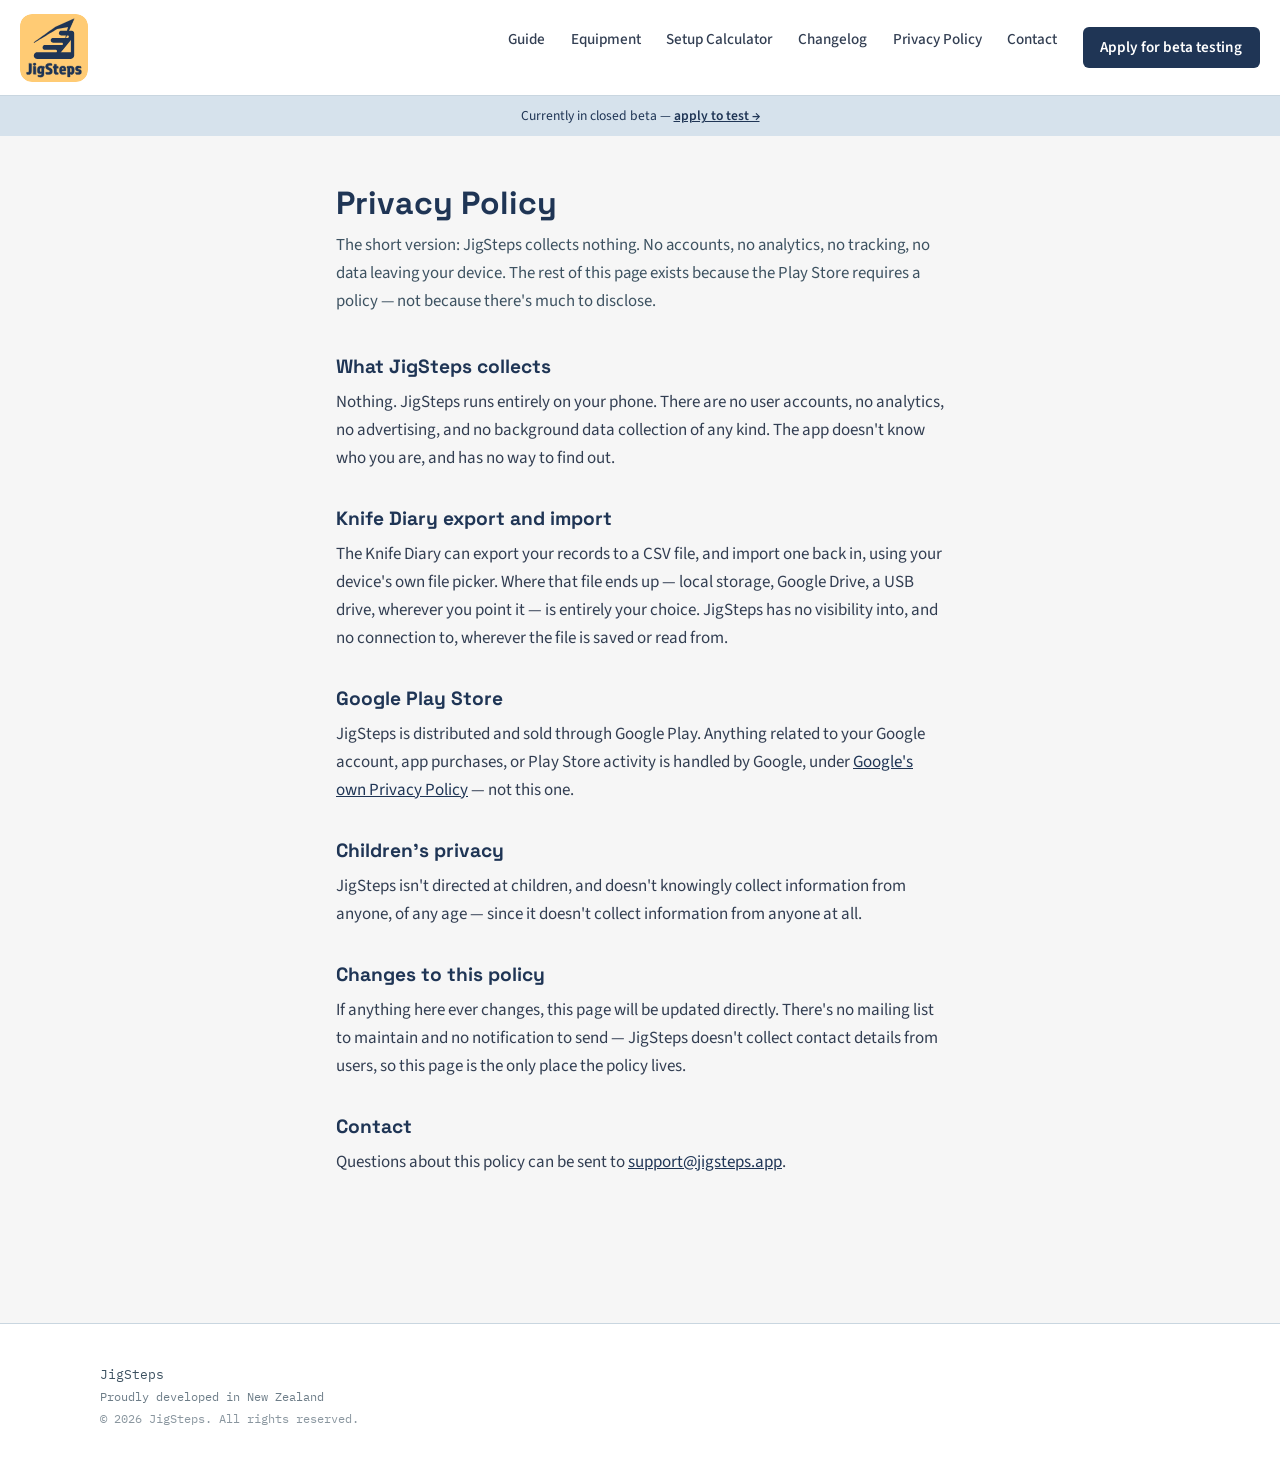
<file: privacy.html>
<!DOCTYPE html>
<html lang="en">
<head>
<meta charset="UTF-8">
<meta name="viewport" content="width=device-width, initial-scale=1.0, minimum-scale=1.0, viewport-fit=cover">
<title>Privacy Policy — JigSteps</title>
<meta name="description" content="JigSteps collects nothing. Here's exactly what that means.">
<meta property="og:title" content="Privacy Policy — JigSteps">
<meta property="og:description" content="JigSteps collects nothing. Here's exactly what that means.">
<meta property="og:image" content="https://jigsteps.app/assets/Logo_Final_Full.svg">
<meta property="og:url" content="https://jigsteps.app/privacy.html">
<meta property="og:type" content="website">
<link rel="icon" href="favicon.ico" sizes="any">
<link rel="icon" href="assets/favicon.svg" type="image/svg+xml">
<link rel="apple-touch-icon" href="assets/apple-touch-icon.png">
<link rel="preconnect" href="https://fonts.googleapis.com">
<link rel="preconnect" href="https://fonts.gstatic.com" crossorigin>
<link href="https://fonts.googleapis.com/css2?family=Space+Grotesk:wght@500;600;700&family=Source+Sans+3:wght@400;500;600&family=IBM+Plex+Mono:wght@500;600&display=swap" rel="stylesheet">
<style>

  /* ============ TOKENS (matches Home/Guide — locked) ============ */
  :root{
    --amber: #FFCB74;
    --navy: #1F3555;
    --paleblue: #D6E2EC;
    --bg: #F6F6F6;
    --ink: #323E52;
    --muted: #3D5261;
    --white: #FFFFFF;
    --line: #C9D6E0;

    --font-display: 'Space Grotesk', sans-serif;
    --font-body: 'Source Sans 3', sans-serif;
    --font-mono: 'IBM Plex Mono', monospace;

    --measure: 42rem;
  }

  *{ box-sizing: border-box; }
  body{
    margin:0;
    background: var(--bg);
    color: var(--ink);
    font-family: var(--font-body);
    font-size: 17px;
    line-height: 1.65;
    min-height: 100vh;
    display: flex;
    flex-direction: column;
  }

  h1,h2{ font-family: var(--font-display); color: var(--navy); line-height: 1.2; margin: 0; }
  a{ color: var(--navy); }
  img{ max-width:100%; display:block; }

  /* ============ TOP BAR — same shell as Home/Guide ============ */
  .topbar{
    position: sticky; top:0; z-index: 20;
    display:flex; align-items:center; gap:.75rem;
    background: var(--white);
    border-bottom: 1px solid var(--line);
    padding: .85rem 1.25rem;
  }
  .logo-mark{ width:68px; height:68px; border-radius:12px; flex: none; display:block; }
  .topbar nav{ margin-left:auto; display:flex; gap:1.6rem; }
  .topbar nav a{ text-decoration:none; color: var(--ink); font-size:.95rem; font-weight:500; }
  .topbar nav a:hover{ color: var(--navy); }
  .topbar nav a.cta{
    background: var(--navy); color: var(--white); padding:.5rem 1.1rem;
    border-radius: 6px; font-weight:600;
  }
  @media (max-width:700px){ .topbar nav a:not(.cta){ display:none; } }

  /* ============ BETA STRIP — present site-wide during closed testing ============ */
  .beta-strip{ background: var(--paleblue); color: var(--navy); text-align:center; font-size:.85rem; padding:.55rem 1rem; }
  .beta-strip a{ color: var(--navy); font-weight:600; }

  main{ max-width: var(--measure); margin: 0 auto; padding: 3rem 2rem 5rem; flex: 1 0 auto; width: 100%; }

  h1{ font-size: 2rem; margin-bottom: .6rem; }
  .lede{ color: var(--muted); font-size:1.05rem; margin-bottom: 2.5rem; }

  .summary{
    background: var(--white); border: 1px solid var(--line); border-radius: 12px;
    padding: 1.4rem 1.6rem; margin-bottom: 2.5rem; font-size: 1rem;
  }
  .summary strong{ color: var(--navy); }

  section{ margin-bottom: 2.2rem; }
  h2{ font-size: 1.2rem; margin-bottom: .6rem; }
  p{ margin: 0 0 1rem; }
  p:last-child{ margin-bottom: 0; }

  footer{
    border-top: 1px solid var(--line); background: var(--white);
    padding: 2.5rem 2rem; margin-top: 2rem;
  }
  .footer-inner{
    max-width: 1080px; margin: 0 auto; display:flex; justify-content:space-between;
    align-items:center; flex-wrap:wrap; gap: 1rem;
  }
  .footer-brand{ font-family: var(--font-mono); font-size:.8rem; color: var(--muted); }
  .footer-tagline{ font-family: var(--font-mono); font-size:.72rem; color: var(--muted); opacity:.75; margin-top:.15rem; }
  .footer-copyright{ font-family: var(--font-mono); font-size:.72rem; color: var(--muted); opacity:.6; margin-top:.15rem; }

</style>
<link rel="stylesheet" href="assets/nav.css">
</head>
<body>

<div class="topbar">
  <a href="index.html" style="display:flex; align-items:center; text-decoration:none;">
    <img class="logo-mark" src="assets/Logo_Final_Full.svg" alt="JigSteps logo">
  </a>
  <nav>
    <a href="guide.html">Guide</a>
    <a href="equipment.html">Equipment</a>
    <a href="calculator.html">Setup Calculator</a>
    <a href="changelog.html">Changelog</a>
    <a href="privacy.html" class="active" aria-current="page">Privacy Policy</a>
    <a href="contact.html">Contact</a>
    <a href="index.html#beta-apply" class="cta">Apply&nbsp;for beta&nbsp;testing</a>
  </nav>
  <button type="button" class="nav-toggle" id="navToggle" aria-expanded="false" aria-controls="navDrawer" aria-label="Open menu">
    <span></span><span></span><span></span>
  </button>
</div>
<div class="beta-strip">Currently in closed beta — <a href="index.html#beta-apply">apply to test →</a></div>

<div class="nav-scrim" id="navScrim" hidden></div>
<div class="nav-drawer" id="navDrawer" aria-hidden="true">
  <div class="nav-drawer-head">
    <img class="nav-drawer-logo" src="assets/Logo_Final_Full.svg" alt="">
    <button type="button" class="nav-drawer-close" id="navClose" aria-label="Close menu">✕</button>
  </div>
  <div class="nav-drawer-links"></div>
</div>

<main>

  <h1>Privacy Policy</h1>
  <p class="lede">The short version: JigSteps collects nothing. No accounts, no analytics, no tracking, no data leaving your device. The rest of this page exists because the Play Store requires a policy — not because there's much to disclose.</p>

  <section>
    <h2>What JigSteps collects</h2>
    <p>Nothing. JigSteps runs entirely on your phone. There are no user accounts, no analytics, no advertising, and no background data collection of any kind. The app doesn't know who you are, and has no way to find out.</p>
  </section>

  <section>
    <h2>Knife Diary export and import</h2>
    <p>The Knife Diary can export your records to a CSV file, and import one back in, using your device's own file picker. Where that file ends up — local storage, Google Drive, a USB drive, wherever you point it — is entirely your choice. JigSteps has no visibility into, and no connection to, wherever the file is saved or read from.</p>
  </section>

  <section>
    <h2>Google Play Store</h2>
    <p>JigSteps is distributed and sold through Google Play. Anything related to your Google account, app purchases, or Play Store activity is handled by Google, under <a href="https://policies.google.com/privacy" target="_blank" rel="noopener">Google's own Privacy Policy</a> — not this one.</p>
  </section>

  <section>
    <h2>Children's privacy</h2>
    <p>JigSteps isn't directed at children, and doesn't knowingly collect information from anyone, of any age — since it doesn't collect information from anyone at all.</p>
  </section>

  <section>
    <h2>Changes to this policy</h2>
    <p>If anything here ever changes, this page will be updated directly. There's no mailing list to maintain and no notification to send — JigSteps doesn't collect contact details from users, so this page is the only place the policy lives.</p>
  </section>

  <section>
    <h2>Contact</h2>
    <p>Questions about this policy can be sent to <a href="mailto:support@jigsteps.app">support@jigsteps.app</a>.</p>
  </section>

</main>

<footer>
  <div class="footer-inner">
    <div>
      <div class="footer-brand">JigSteps</div>
      <div class="footer-tagline">Proudly developed in New Zealand</div>
      <div class="footer-copyright">© 2026 JigSteps. All rights reserved.</div>
    </div>
  </div>
</footer>

<script src="assets/nav.js"></script>

</body>
</html>
</file>
<file: assets/nav.css>
/* ============================================================
   JigSteps — shared mobile navigation (hamburger + side drawer)
   Loaded on every page, after that page's own <style> block, so
   these rules win the cascade on anything they touch.
   ============================================================ */

/* Safety net: nothing on the page should ever be able to force a
   sideways scroll of the whole document. Anything that legitimately
   needs its own horizontal scroll (e.g. the calculator diagram) keeps
   working, because it scrolls inside its own container, not the page.
   Deliberately on <html> only, NOT <body>: the root element gets a
   special "propagate to the viewport" treatment for overflow, so this
   clips sideways scroll without creating a real scroll box. Adding
   the same rule to <body> forces the browser to also give it a
   resolved overflow-y (per the CSS overflow spec, once one axis is
   non-visible the other can't stay 'visible'), which turns <body>
   into a second, competing scroll container — and that's exactly
   what breaks position:sticky elements sized with 100vh (like
   Equipment/Guide's contents sidebar) and any scroll-position JS
   that reads window.scrollY expecting the viewport itself to scroll. */
html{ overflow-x: hidden; }

/* Give the footer breathing room above a phone's home-indicator /
   gesture bar. Falls back to the page's own bottom padding on
   devices/browsers that don't report a safe-area inset. */
footer{
  padding-bottom: max(2.5rem, calc(env(safe-area-inset-bottom) + 1.2rem));
}

/* ---------------- Hamburger button ---------------- */
.nav-toggle{
  display: none;
  flex: none;
  width: 40px;
  height: 40px;
  align-items: center;
  justify-content: center;
  flex-direction: column;
  gap: 5px;
  padding: 0;
  border: none;
  border-radius: 8px;
  background: transparent;
  cursor: pointer;
  -webkit-tap-highlight-color: transparent;
}
.nav-toggle:hover,
.nav-toggle:focus-visible{ background: var(--paleblue); }
.nav-toggle span{
  display: block;
  width: 22px;
  height: 2px;
  border-radius: 2px;
  background: var(--navy);
}
@media (max-width: 700px){
  .nav-toggle{ display: inline-flex; }

  /* Narrow the top-bar CTA so it wraps onto two lines — the button's
     HTML text uses &nbsp; to glue "Apply"+"for" and "beta"+"testing"
     into two unbreakable halves, so as long as this is narrower than
     the full phrase (and wider than either half) it always wraps at
     exactly that point, regardless of exact font rendering. */
  .topbar nav a.cta{
    width: 5.75rem;
    padding: .5rem .3rem;
    font-size: .8rem;
    line-height: 1.3;
    text-align: center;
  }
}

/* ---------------- Backdrop ---------------- */
.nav-scrim{
  position: fixed;
  inset: 0;
  background: rgba(31, 53, 85, .45);
  z-index: 90;
  opacity: 0;
  pointer-events: none;
  transition: opacity .22s ease;
}
.nav-scrim.is-open{
  opacity: 1;
  pointer-events: auto;
}

/* ---------------- Drawer ---------------- */
/* display:none at rest is deliberate, not just the transform below.
   A position:fixed element pushed off-screen with transform still
   counts toward the page's scrollable area in some browsers (Firefox
   in particular) even though it's invisible — which silently widens
   the whole document sideways. Fully removing it from layout when
   closed (is-visible toggled by nav.js) avoids that outright; the
   transform then only has to do the actual slide animation while
   the drawer is genuinely on screen. */
.nav-drawer{
  display: none;
  position: fixed;
  top: 0;
  right: 0;
  bottom: 0;
  width: min(84vw, 340px);
  background: var(--white);
  z-index: 91;
  box-shadow: -10px 0 28px rgba(31, 53, 85, .18);
  transform: translateX(100%);
  transition: transform .24s ease;
  flex-direction: column;
  overflow-y: auto;
  -webkit-overflow-scrolling: touch;
}
.nav-drawer.is-visible{ display: flex; }
.nav-drawer.is-open{ transform: translateX(0); }

.nav-drawer-head{
  display: flex;
  align-items: center;
  justify-content: space-between;
  flex: none;
  padding: 1rem 1.1rem;
  border-bottom: 1px solid var(--line);
}
.nav-drawer-logo{ width: 40px; height: 40px; border-radius: 9px; display: block; }
.nav-drawer-close{
  width: 36px;
  height: 36px;
  border: none;
  border-radius: 8px;
  background: var(--paleblue);
  color: var(--navy);
  font-size: 1.05rem;
  line-height: 1;
  cursor: pointer;
  -webkit-tap-highlight-color: transparent;
}

/* The real <nav> from the top bar gets cloned in here by nav.js,
   so every link, and the active-page highlight, always matches
   what's already correct in the page's own top bar. */
.nav-drawer-links{ padding: .6rem 1rem; }
.nav-drawer-links nav{ display: flex; flex-direction: column; }
.nav-drawer-links nav a{
  display: block;
  text-decoration: none;
  color: var(--ink);
  font-family: var(--font-body);
  font-weight: 500;
  font-size: 1.02rem;
  padding: .9rem .4rem;
}
.nav-drawer-links nav a.active{ color: var(--navy); font-weight: 700; }
.nav-drawer-links nav a.cta{
  order: -1;
  display: block;
  text-align: center;
  background: var(--navy);
  color: var(--white);
  border-radius: 8px;
  border-bottom: none;
  margin-bottom: .6rem;
  font-weight: 600;
}

/* Divider under each top-level row. Lives on the row itself (rather
   than the link) so it still works once Guide/Equipment wrap their
   link together with an expand button below. :last-child matches
   whichever kind of row — plain <a> or wrapped .nav-drawer-item — is
   actually last, so only that one loses its divider. */
.nav-drawer-links nav > a,
.nav-drawer-links nav > .nav-drawer-item > .nav-drawer-row{
  border-bottom: 1px solid var(--line);
}
.nav-drawer-links nav > a:last-child,
.nav-drawer-links nav > .nav-drawer-item:last-child > .nav-drawer-row{
  border-bottom: none;
}

/* Guide and Equipment: an expand arrow next to the link reveals that
   page's contents list right underneath, indented — browsable and
   tappable from any page, not just after already landing on it. */
.nav-drawer-row{
  display: flex;
  align-items: stretch;
}
.nav-drawer-row a{ flex: 1; }
.nav-drawer-expand{
  flex: none;
  width: 44px;
  border: none;
  background: transparent;
  padding: 0;
  display: flex;
  align-items: center;
  justify-content: center;
  color: var(--muted);
  cursor: pointer;
  -webkit-tap-highlight-color: transparent;
}
.nav-drawer-expand-arrow{ transition: transform .18s ease; }
.nav-drawer-item.is-open .nav-drawer-expand-arrow{ transform: rotate(90deg); }

.nav-drawer-sublist{ padding: 0 .4rem .6rem 1rem; }
.nav-drawer-sublist .part{ margin-bottom: .2rem; }
.nav-drawer-sublist .part-label{
  font-family: var(--font-mono);
  font-size: .68rem;
  letter-spacing: .05em;
  text-transform: uppercase;
  color: var(--muted);
  padding: .7rem .4rem .1rem;
}
.nav-drawer-sublist a{
  display: block;
  text-decoration: none;
  color: var(--ink);
  font-size: .92rem;
  padding: .45rem .4rem .45rem .4rem;
}
.nav-drawer-sublist-status{
  padding: .5rem .4rem;
  font-size: .85rem;
  color: var(--muted);
}

/* Lock the page behind the drawer while it's open */
body.nav-open{ overflow-y: hidden; }
</file>
